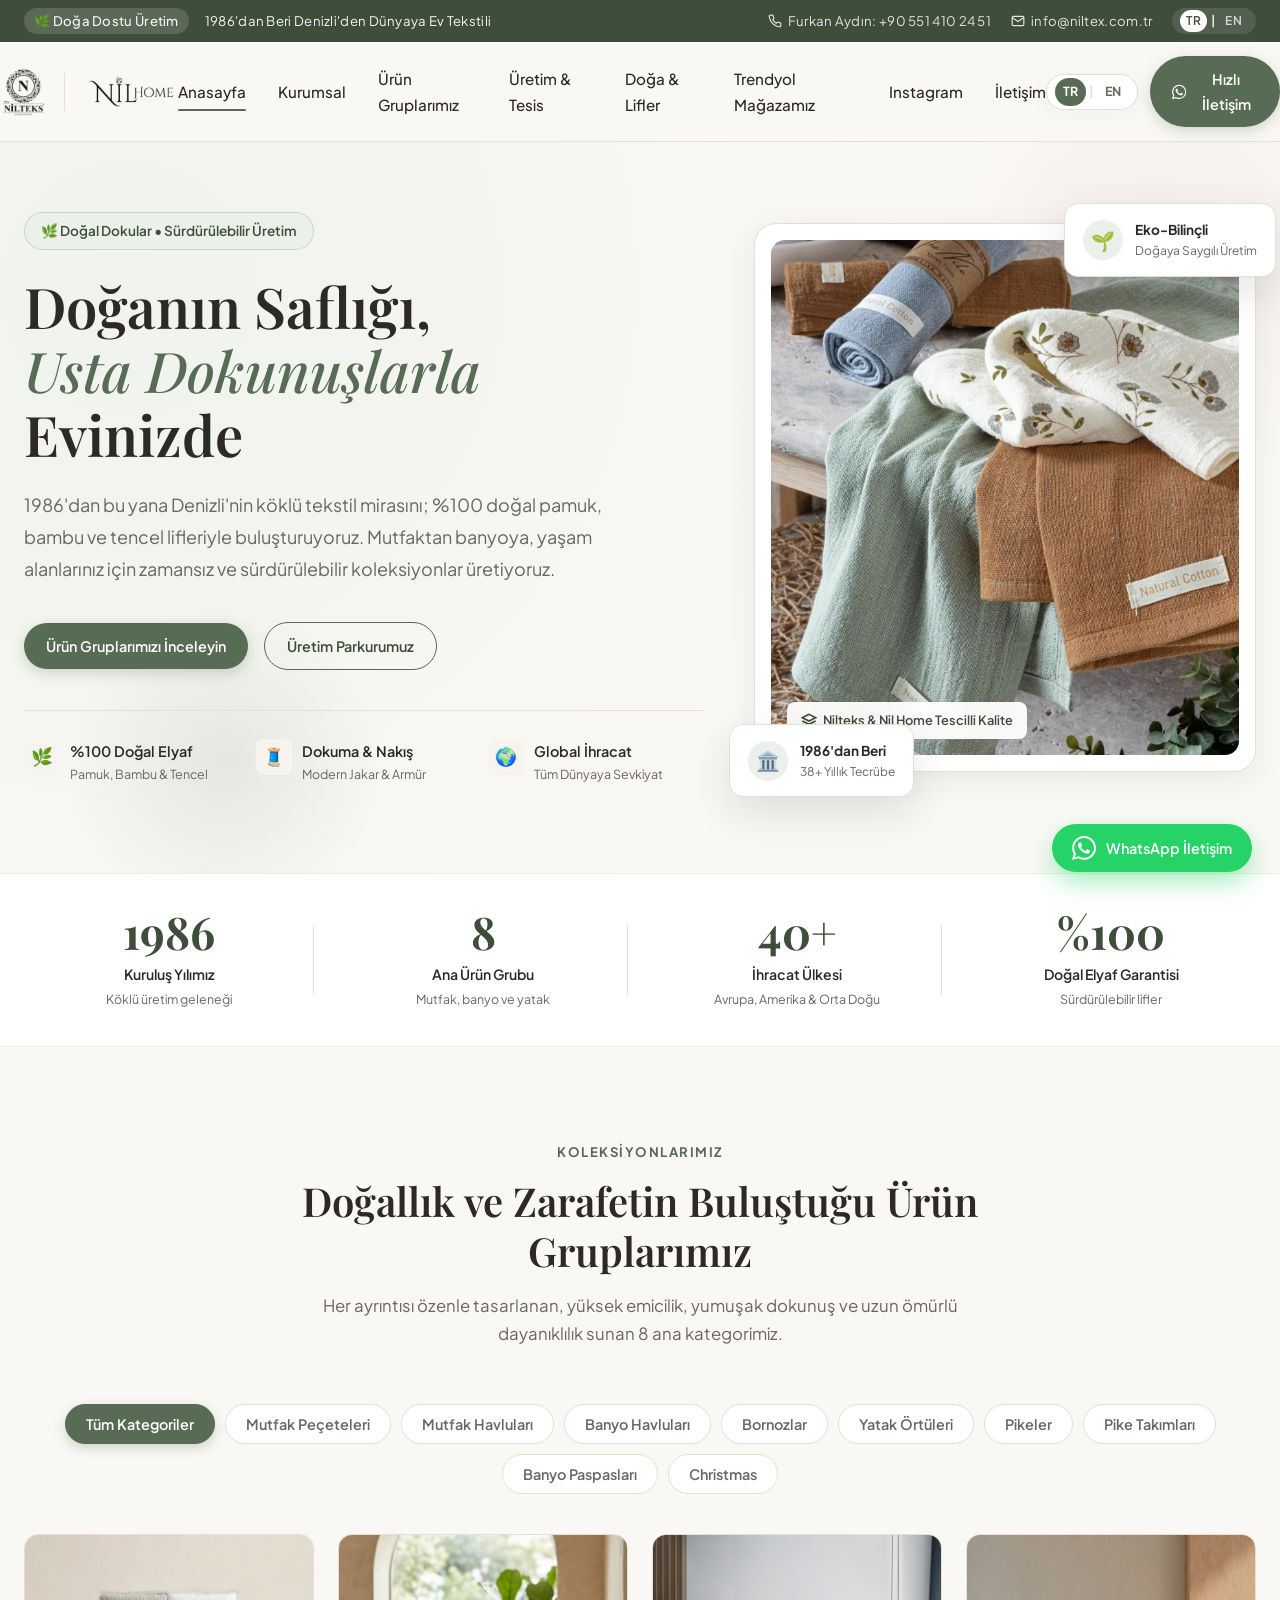
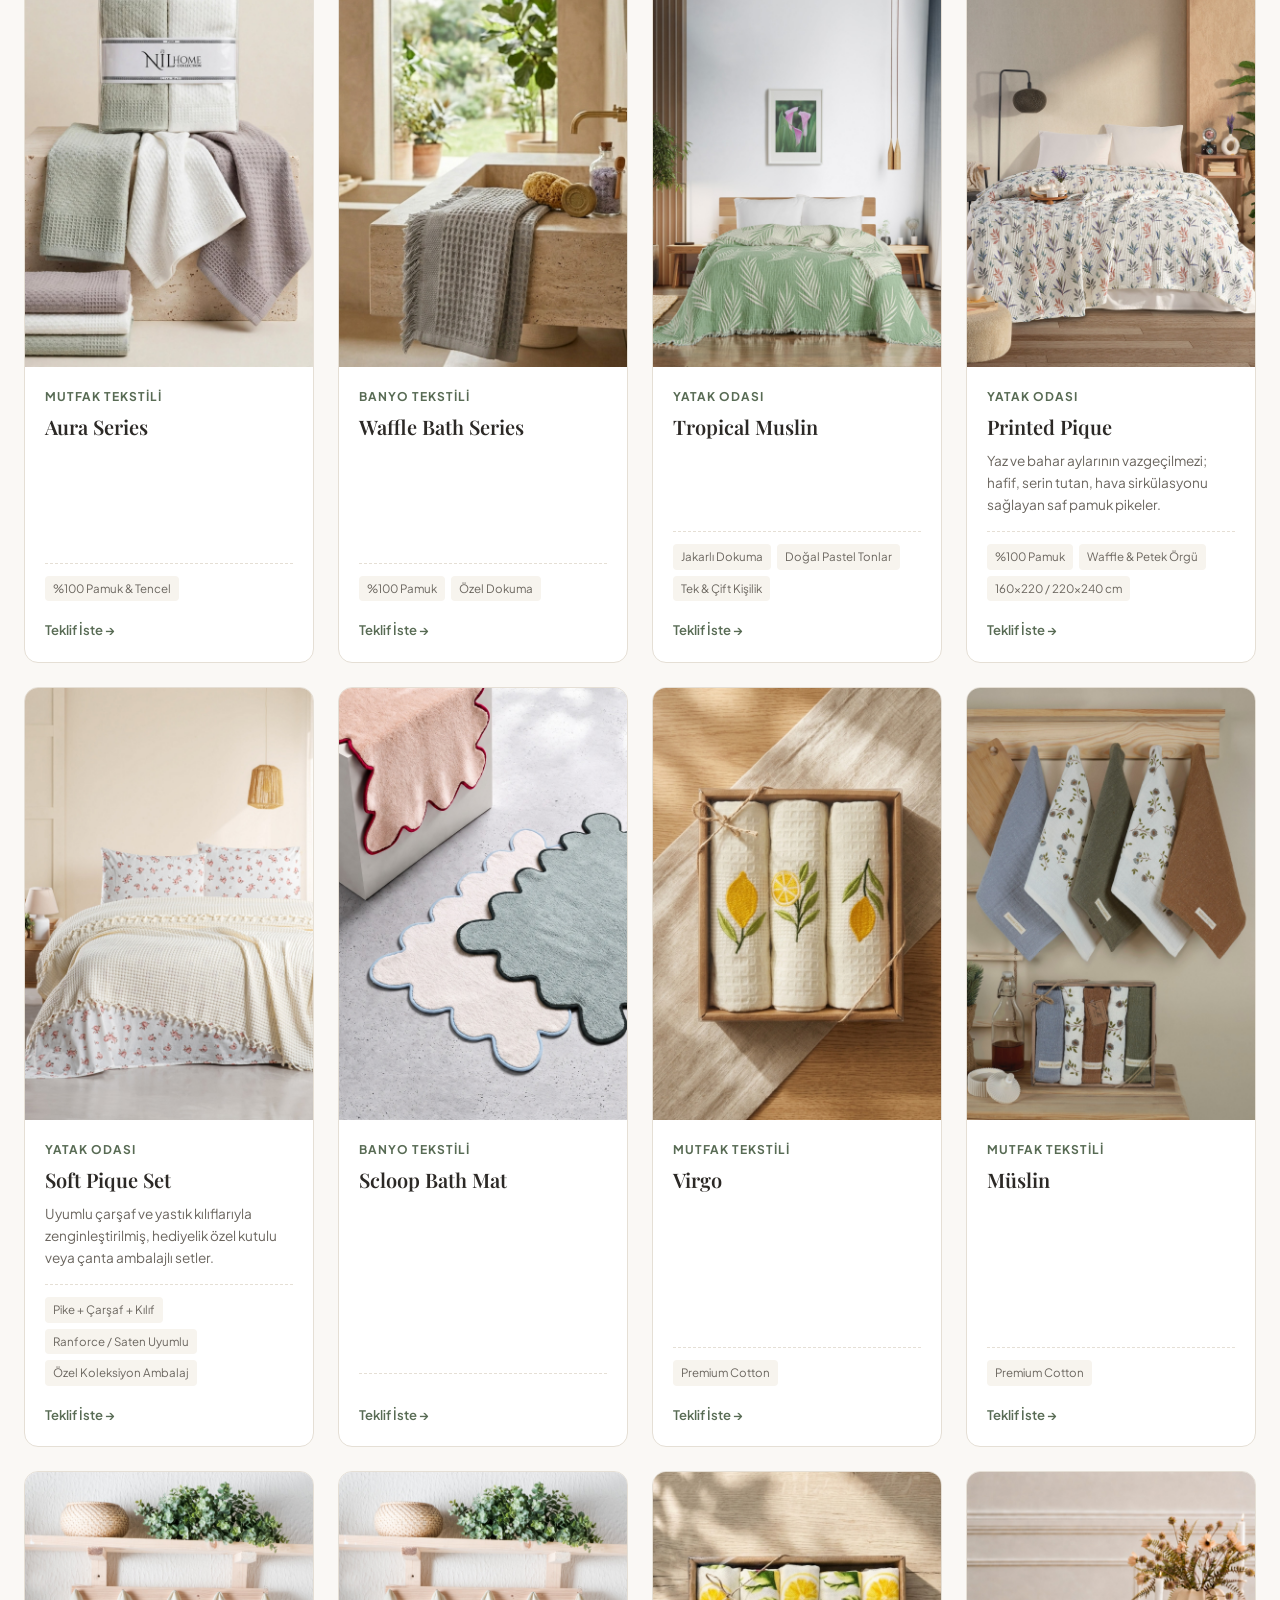
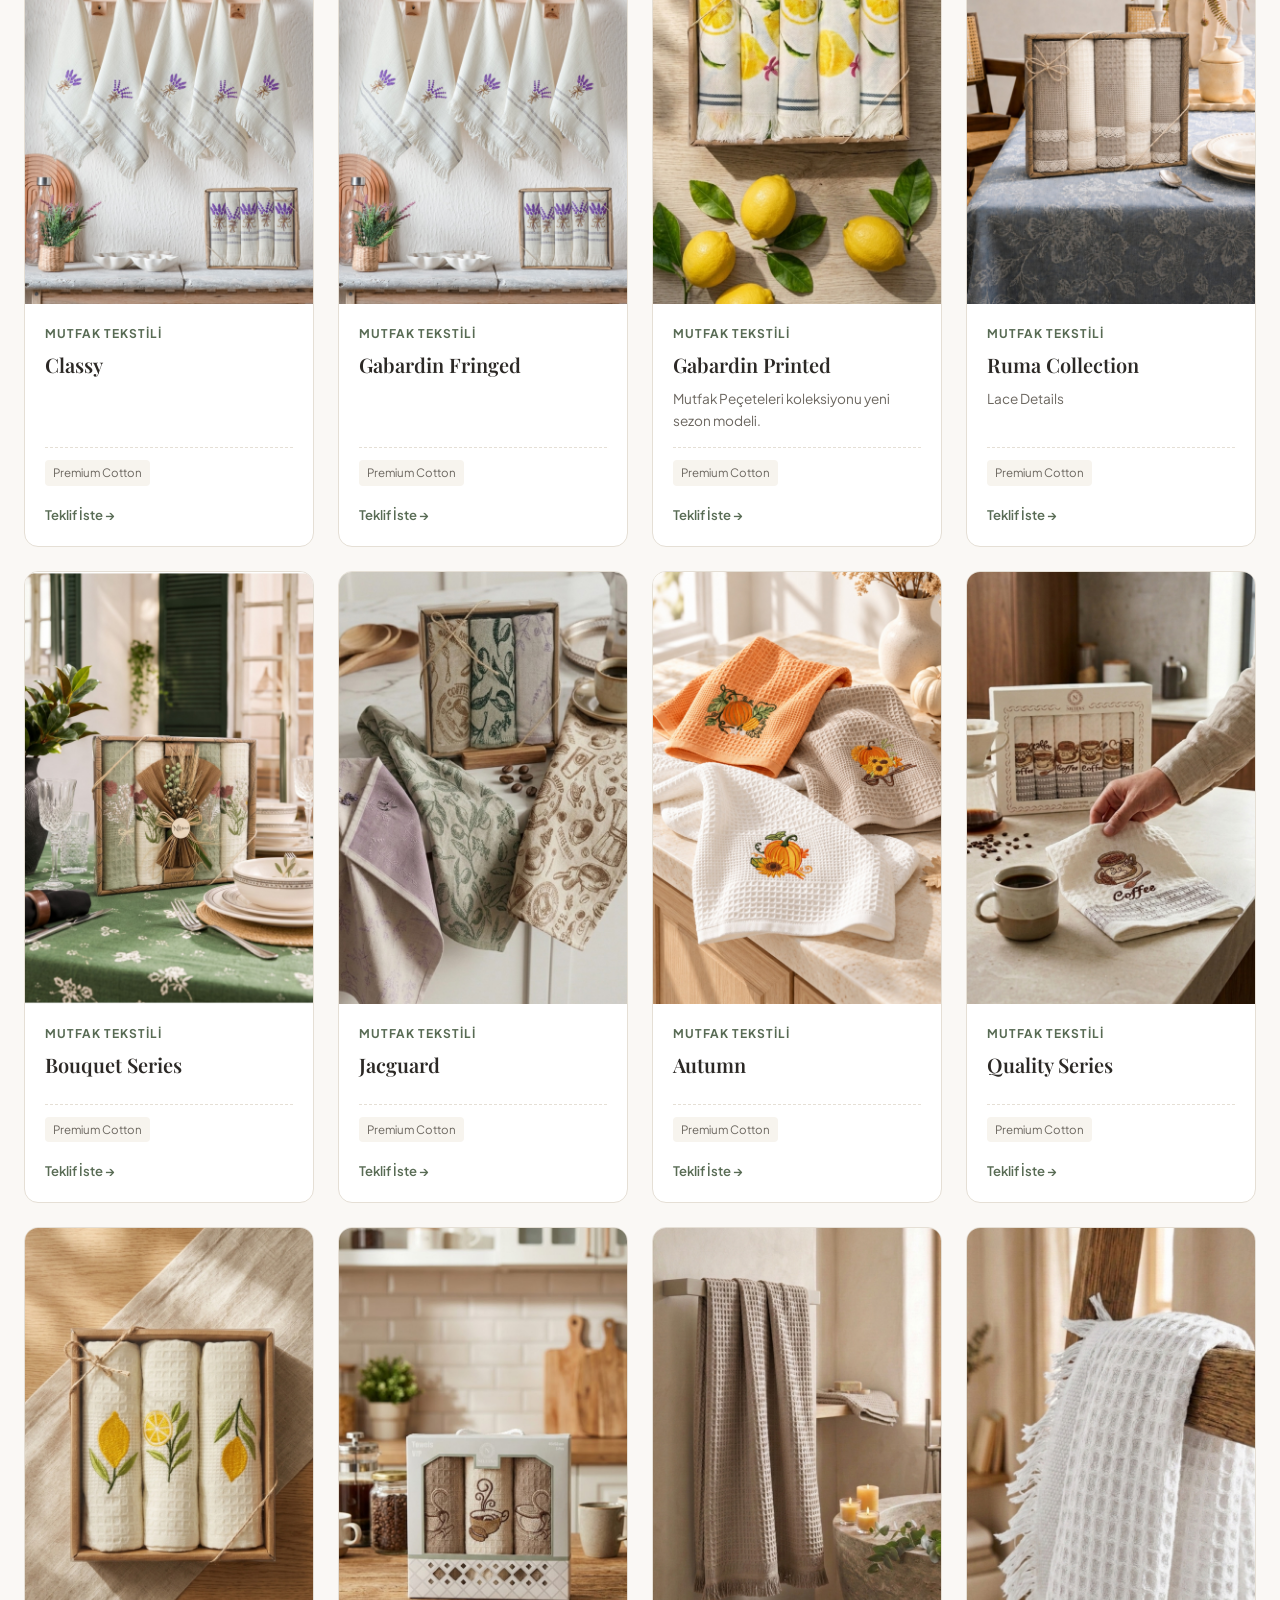
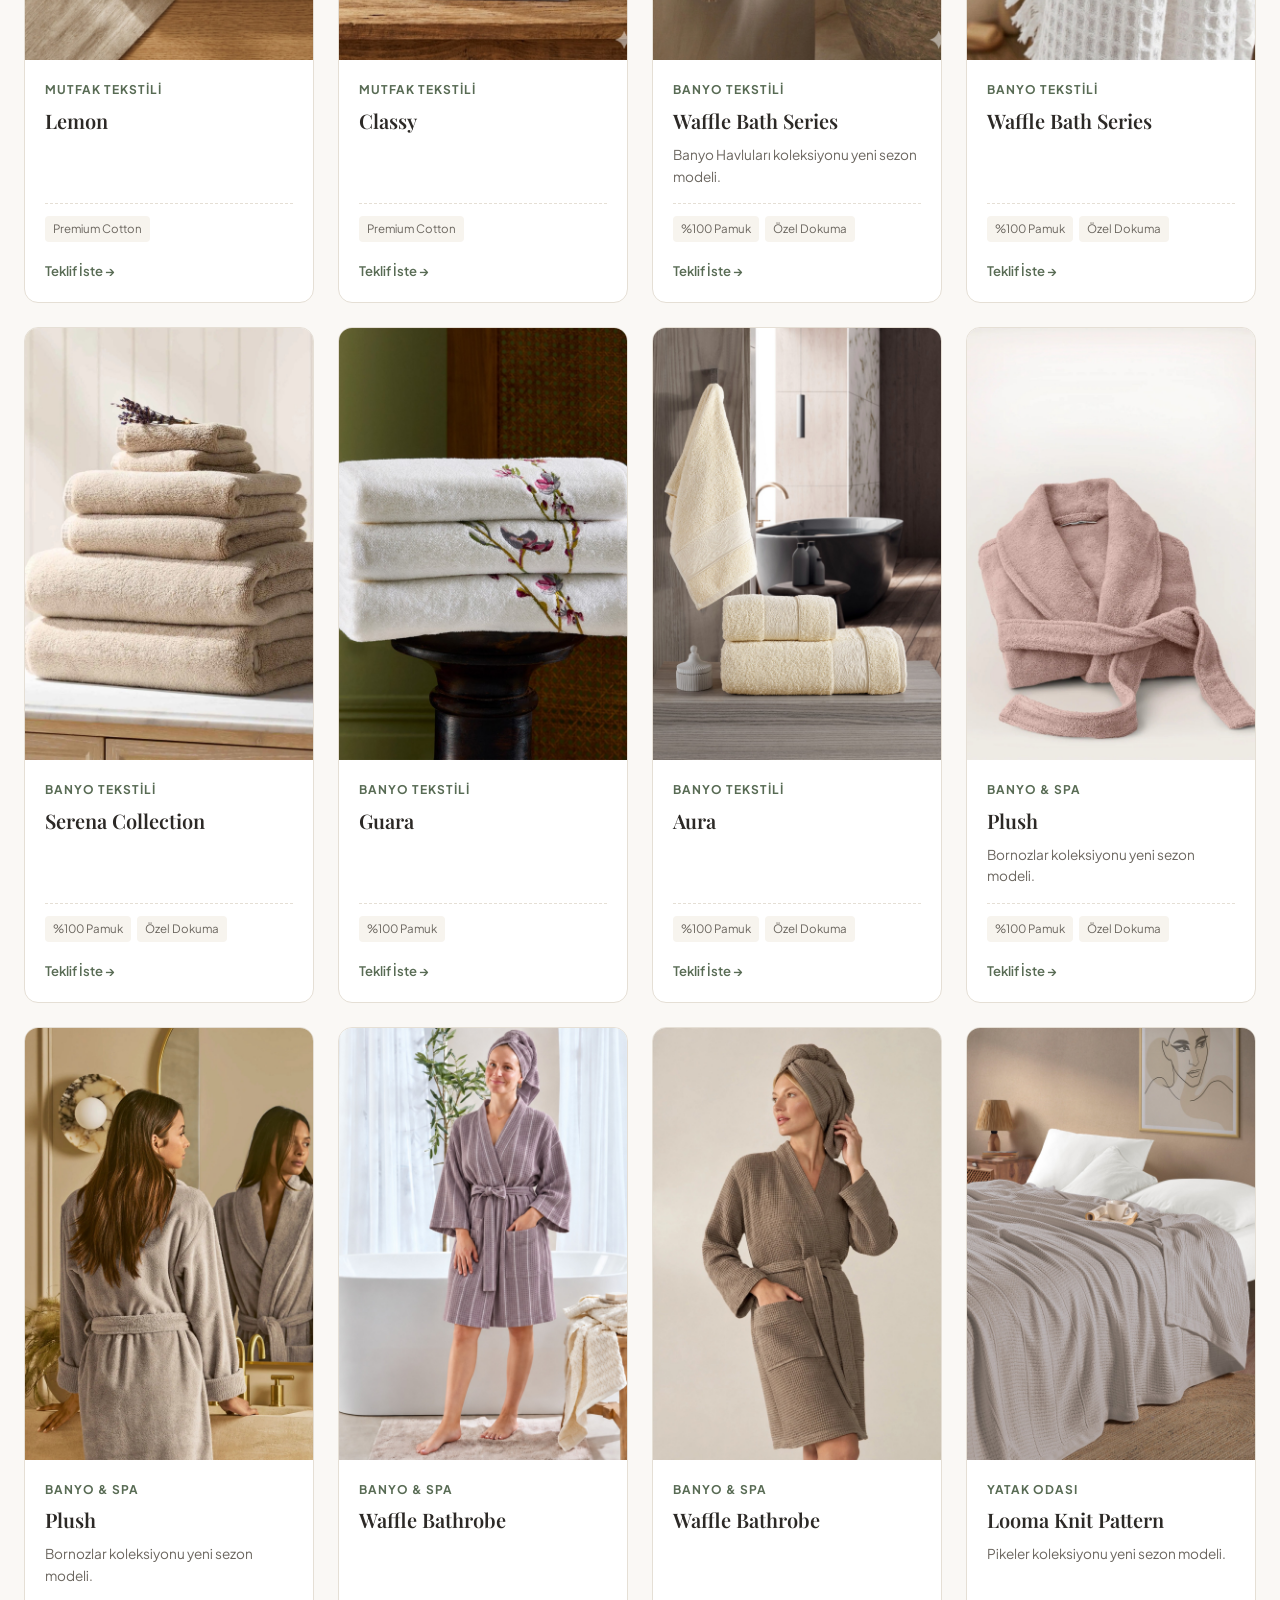
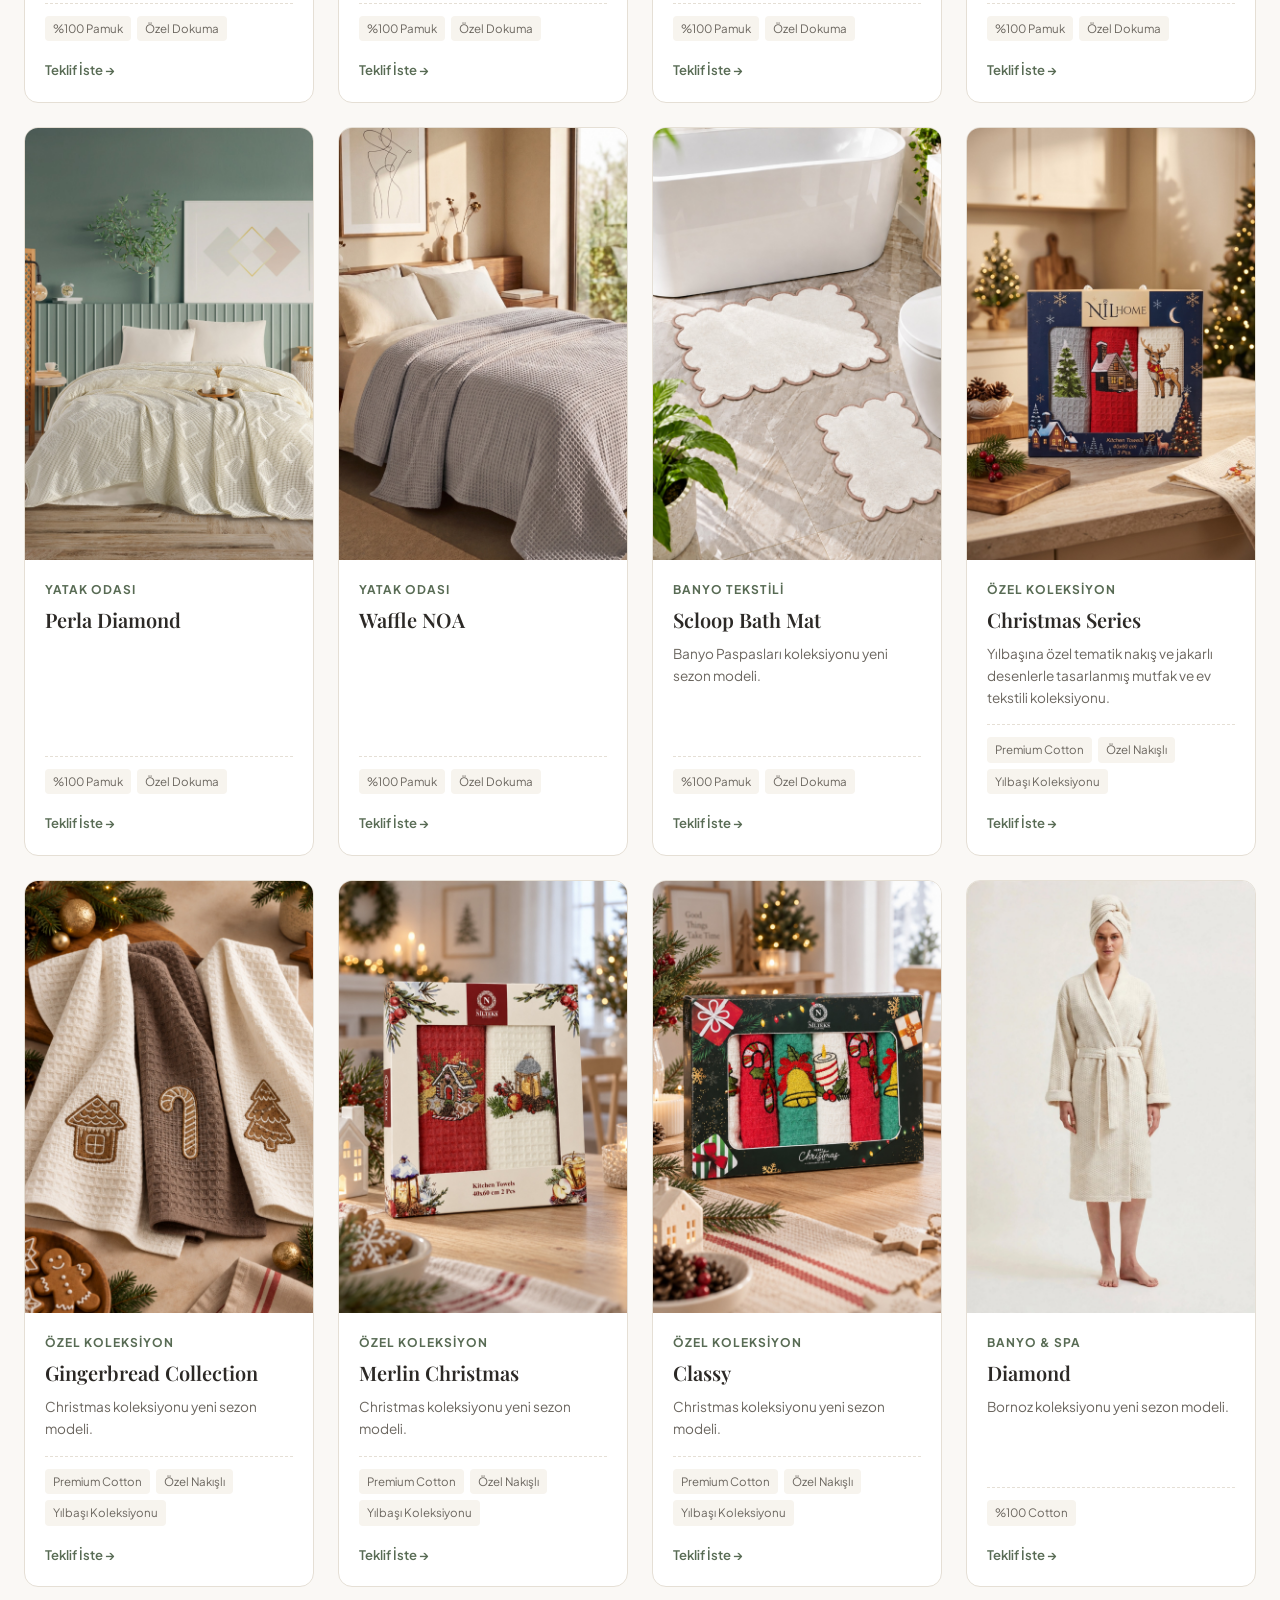
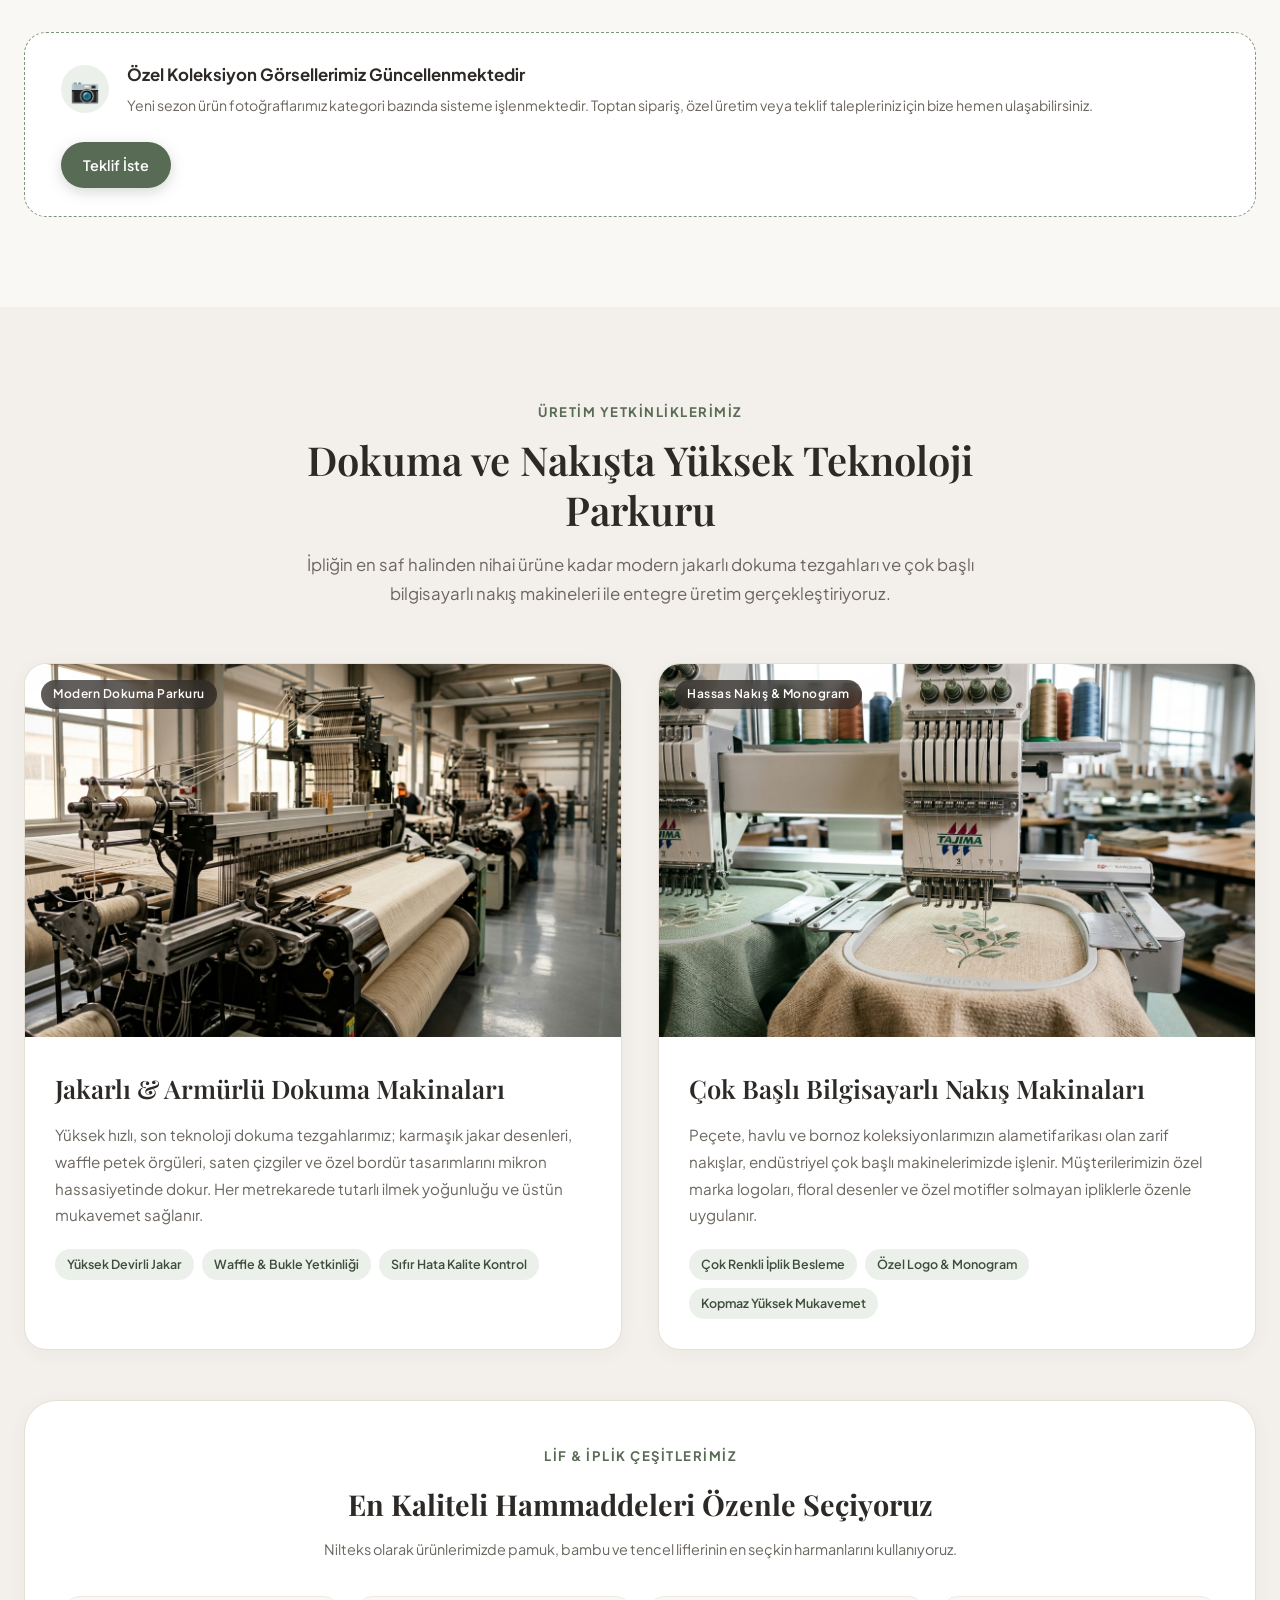
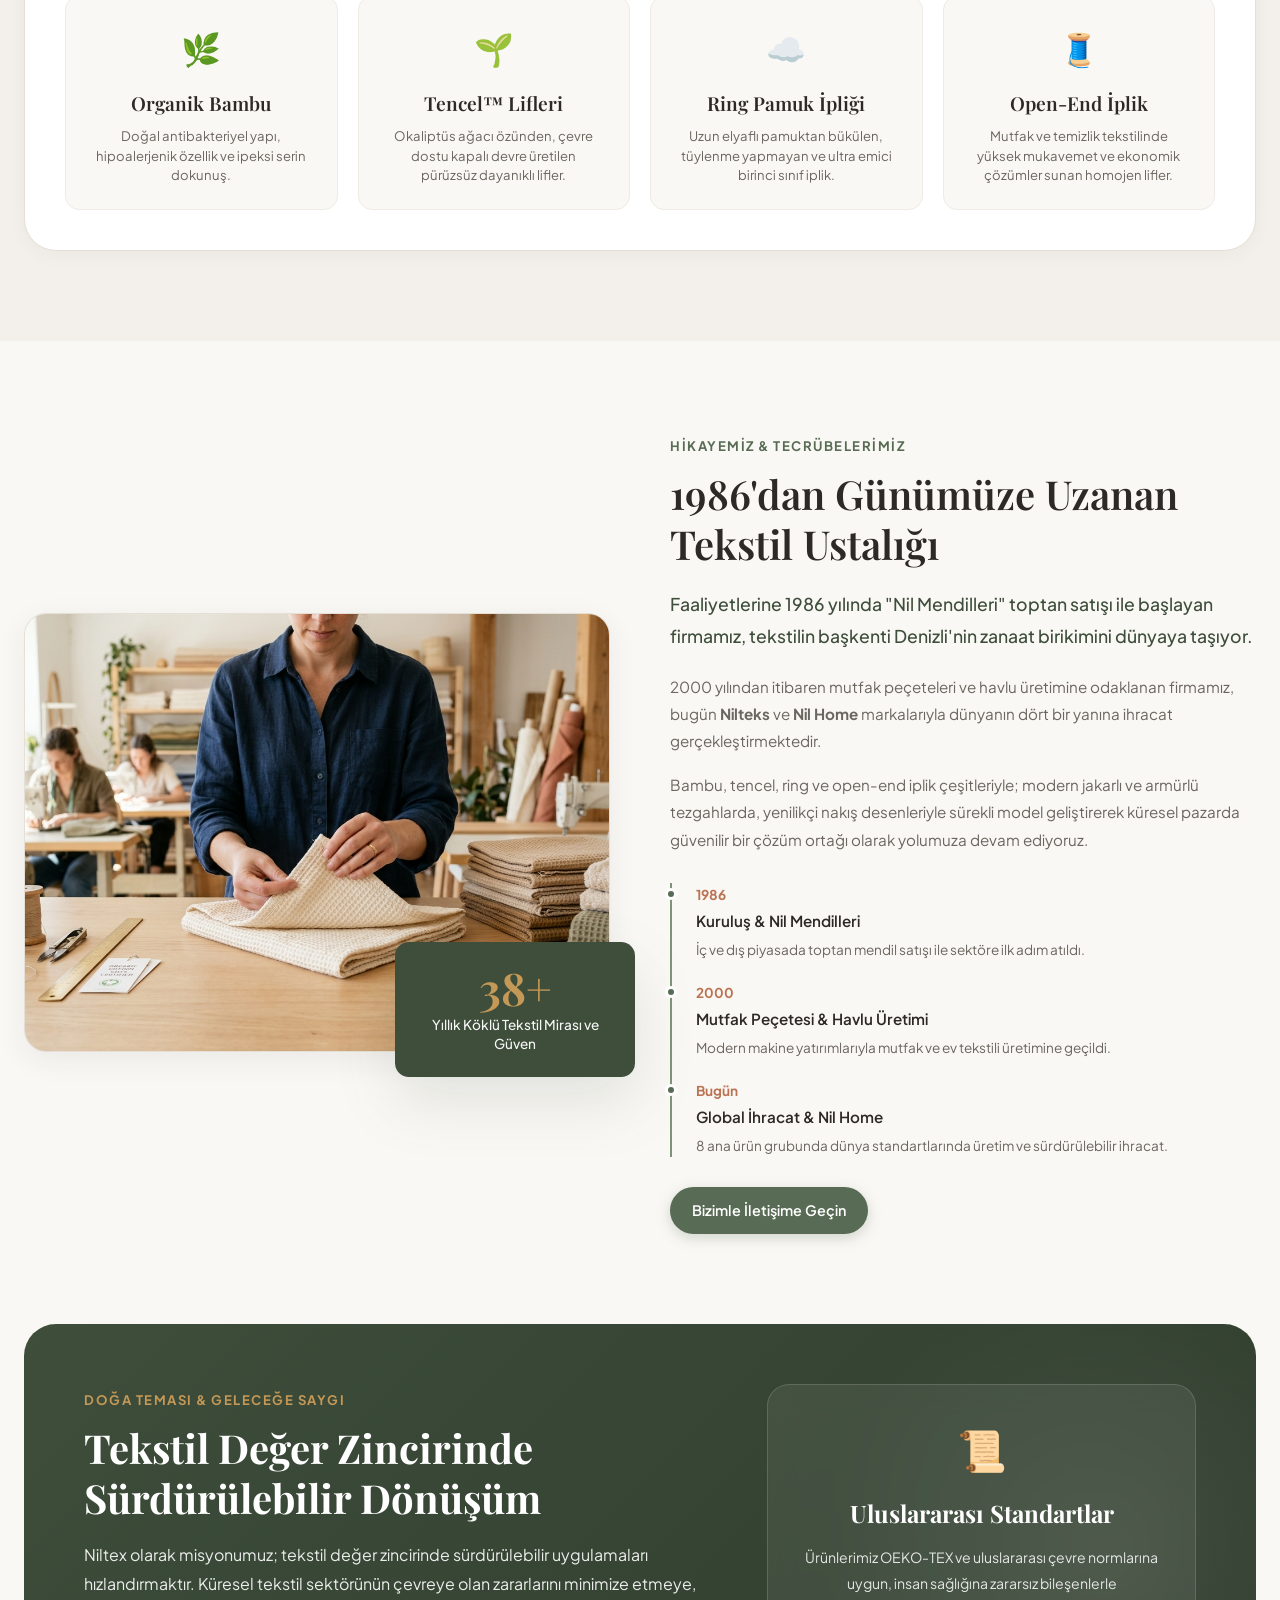
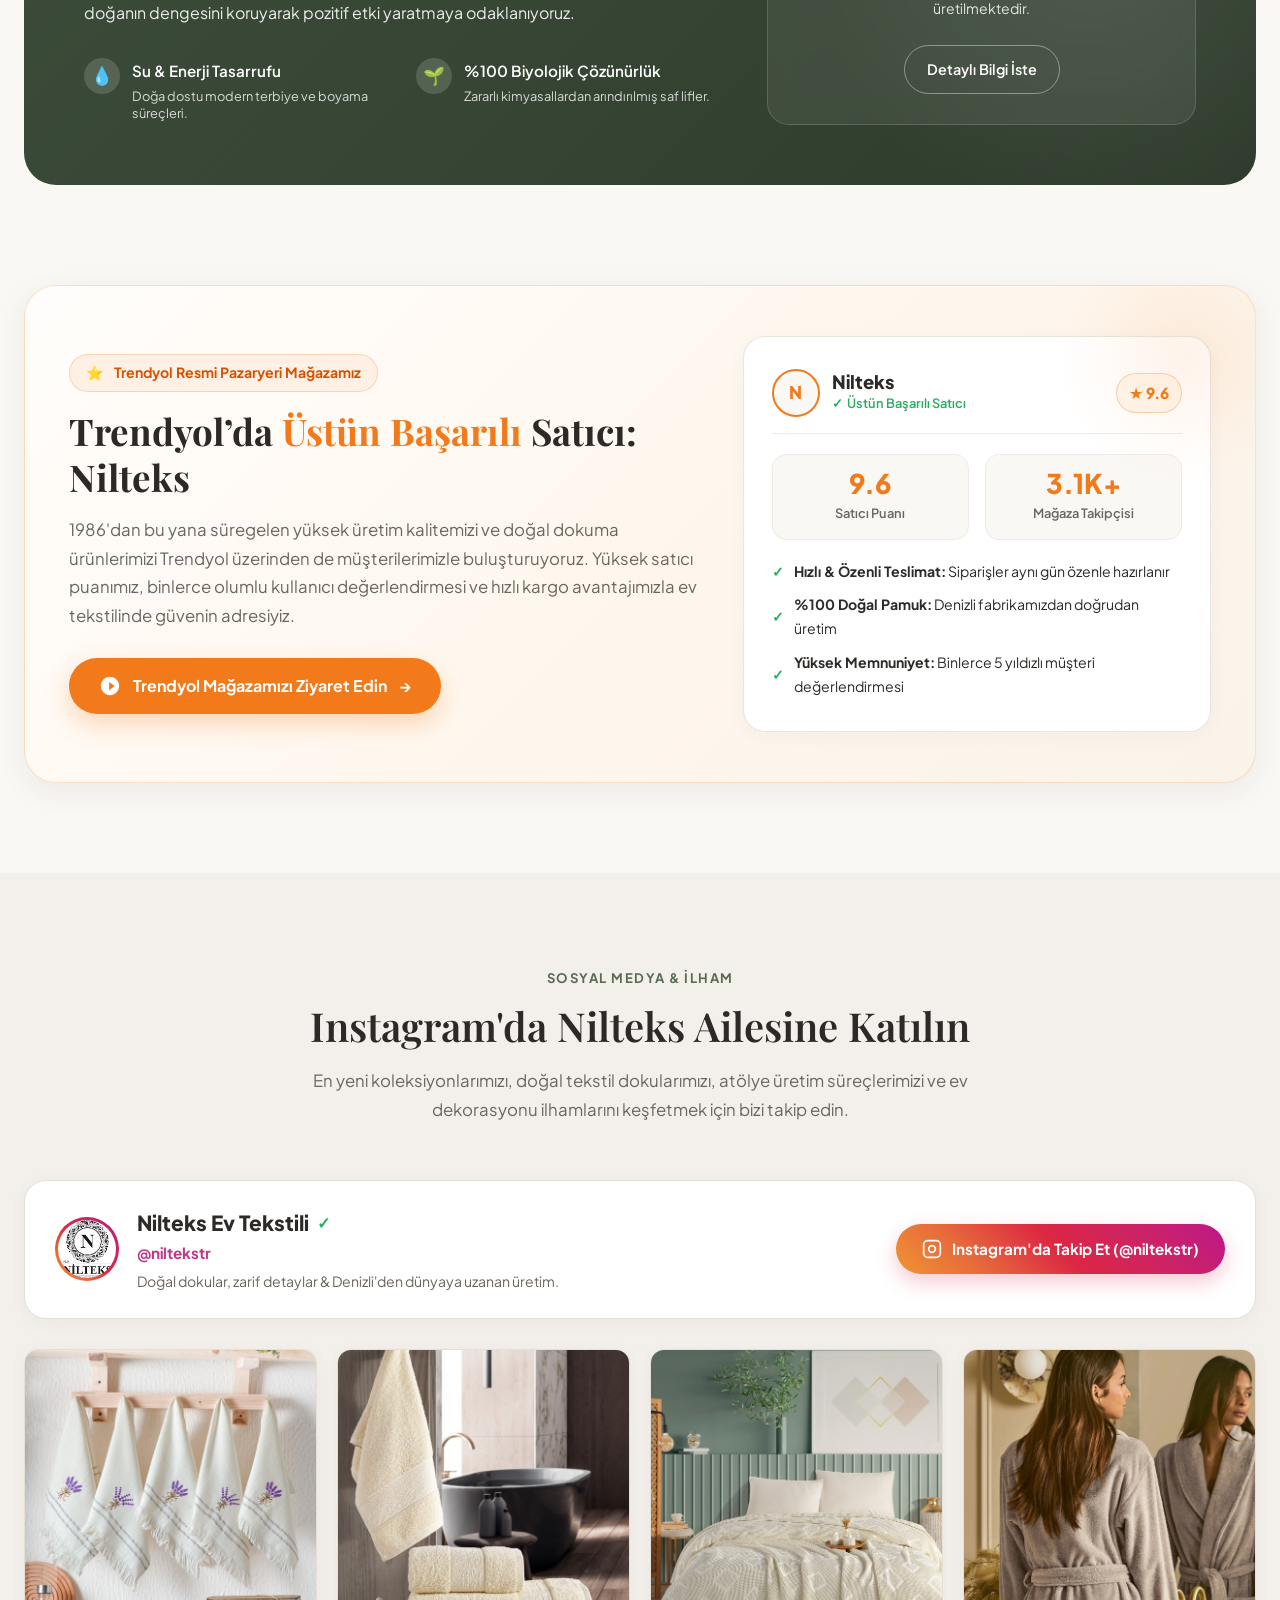
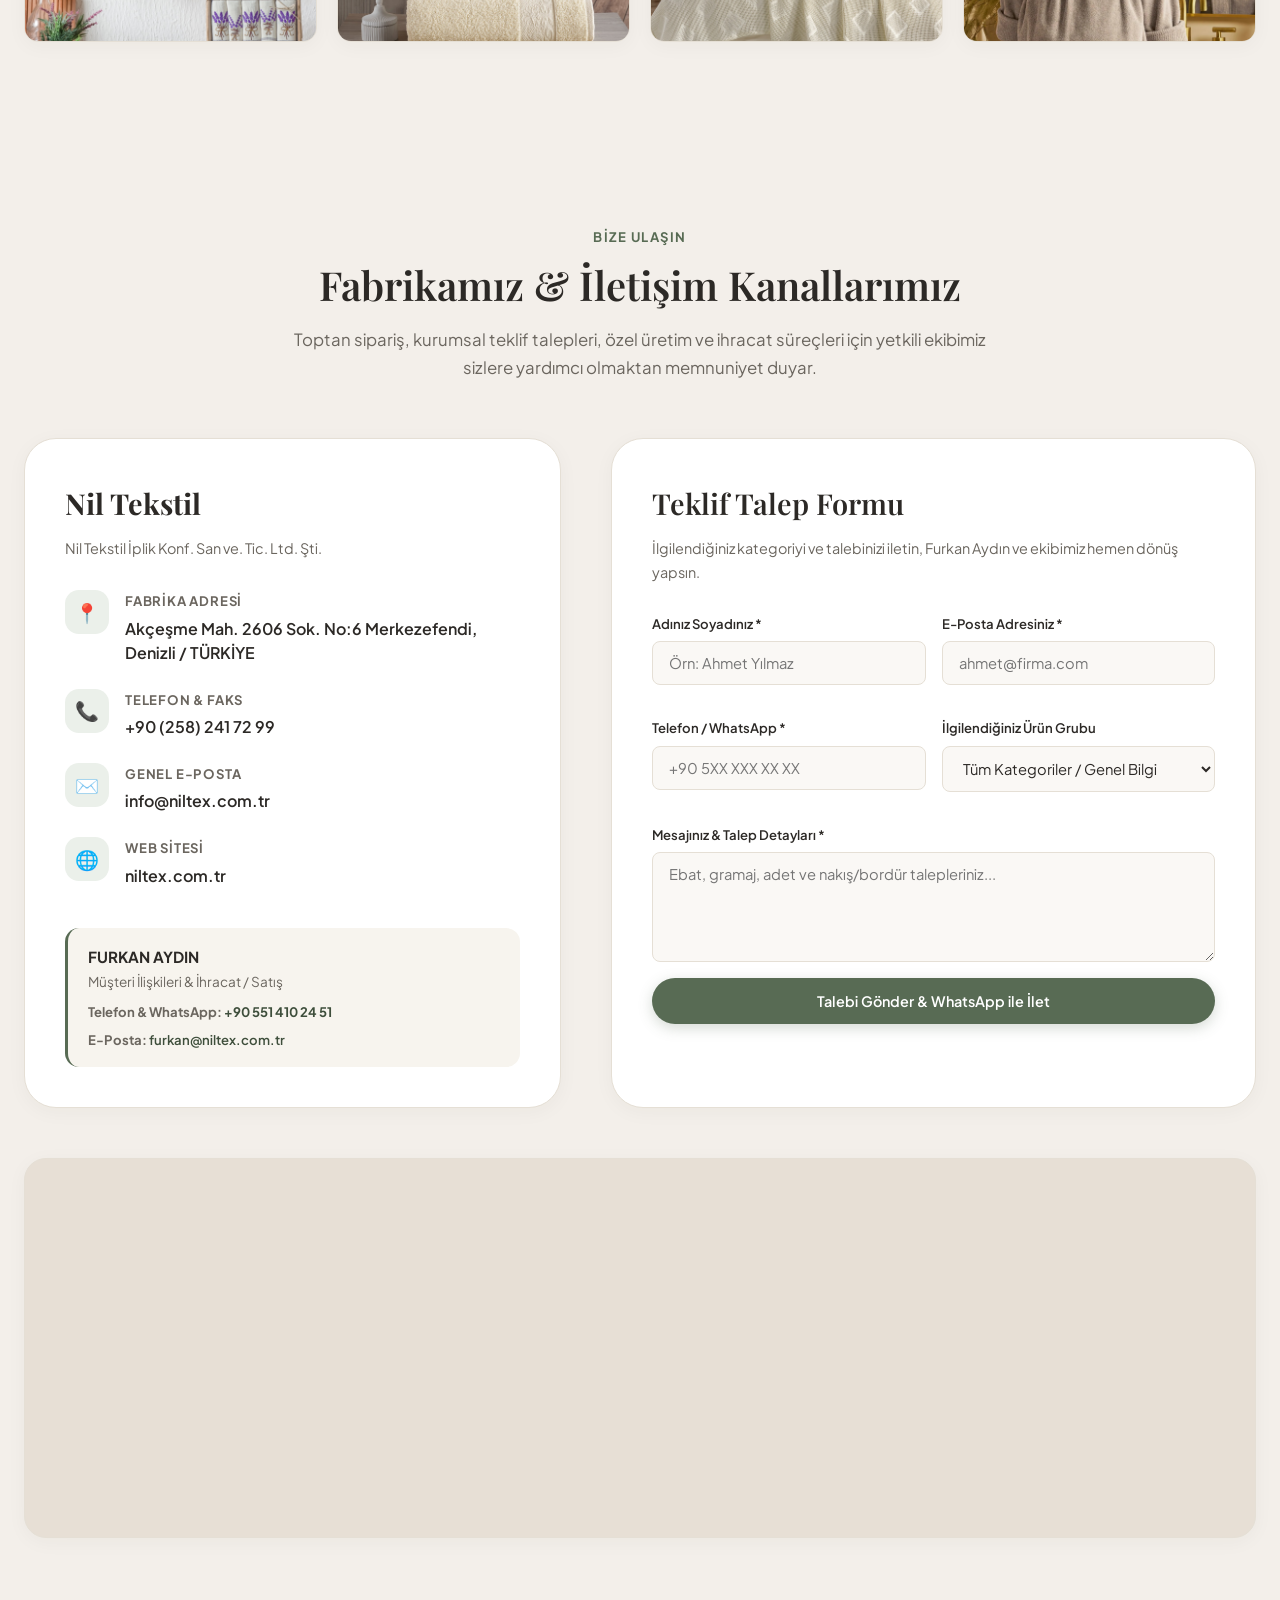
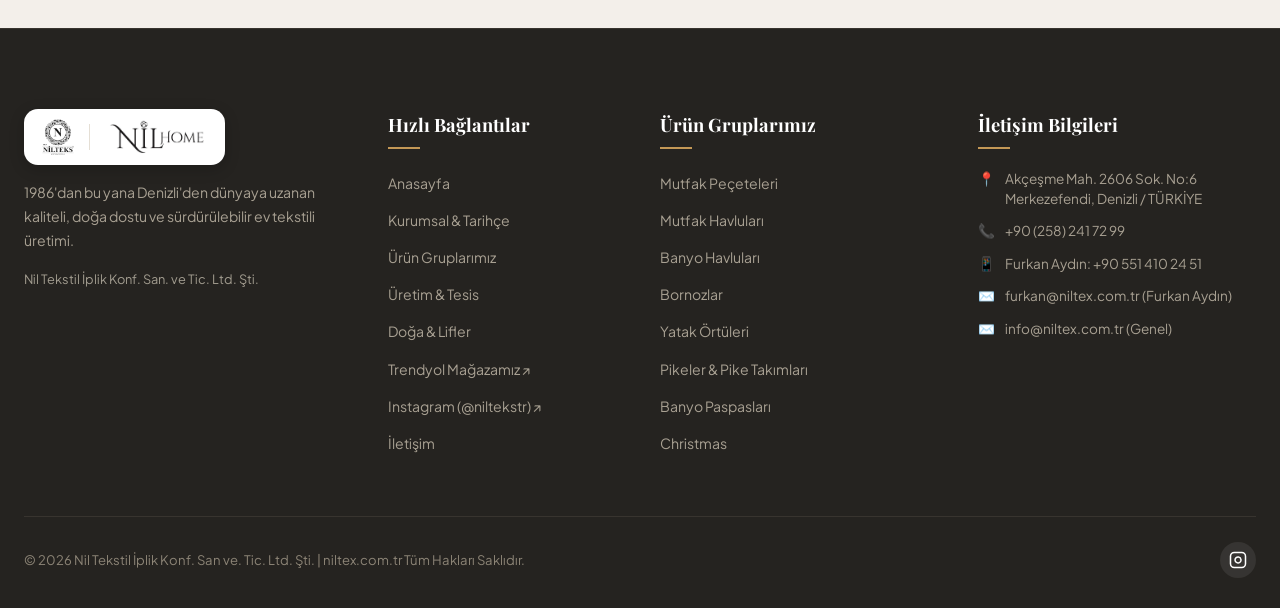
<file: index.html>
<!DOCTYPE html>
<html lang="tr">
<head>
  <meta charset="UTF-8">
  <meta name="viewport" content="width=device-width, initial-scale=1.0">
  <title>Nilteks & Nil Home | Sürdürülebilir Ev & Mutfak Tekstili Üretimi - Denizli</title>
  <meta name="description" content="1986'dan bu yana Denizli'de mutfak peçeteleri, mutfak ve banyo havluları, bornozlar, yatak örtüleri, pikeler ve banyo paspasları üretimi. Nilteks & Nil Home kalitesi ve doğa dostu üretim.">
  <meta name="keywords" content="nilteks, nil home, niltex, mutfak peçetesi, mutfak havlusu, banyo havlusu, bornoz, yatak örtüsü, pike, pike takımı, banyo paspası, denizli tekstil ihracat, toptan ev tekstili">
  
  <!-- Favicon -->
  <link rel="icon" type="image/jpeg" href="images/logo-nilteks.jpg">

  <!-- Google Fonts: Cormorant Garamond & Plus Jakarta Sans -->
  <link rel="preconnect" href="https://fonts.googleapis.com">
  <link rel="preconnect" href="https://fonts.gstatic.com" crossorigin>
  <link href="https://fonts.googleapis.com/css2?family=Playfair+Display:ital,wght@0,400;0,600;0,700;1,400;1,600&family=Plus+Jakarta+Sans:wght@300;400;500;600;700&display=swap" rel="stylesheet">

  <!-- CSS -->
  <link rel="stylesheet" href="css/style.css">
</head>
<body>

  <!-- ==========================================================================
       ÜST BİLGİ ŞERİDİ (TOP BAR)
       ========================================================================== -->
  <div class="top-bar">
    <div class="container top-bar-content">
      <div class="top-bar-left">
        <span class="top-bar-tag">🌿 Doğa Dostu Üretim</span>
        <span>1986'dan Beri Denizli'den Dünyaya Ev Tekstili</span>
      </div>
      <div class="top-bar-right">
        <a href="tel:+905514102451" class="top-bar-link">
          <svg width="14" height="14" viewBox="0 0 24 24" fill="none" stroke="currentColor" stroke-width="2"><path d="M22 16.92v3a2 2 0 0 1-2.18 2 19.79 19.79 0 0 1-8.63-3.07 19.5 19.5 0 0 1-6-6 19.79 19.79 0 0 1-3.07-8.67A2 2 0 0 1 4.11 2h3a2 2 0 0 1 2 1.72 12.84 12.84 0 0 0 .7 2.81 2 2 0 0 1-.45 2.11L8.09 9.91a16 16 0 0 0 6 6l1.27-1.27a2 2 0 0 1 2.11-.45 12.84 12.84 0 0 0 2.81.7A2 2 0 0 1 22 16.92z"></path></svg>
          Furkan Aydın: +90 551 410 24 51
        </a>
        <a href="mailto:info@niltex.com.tr" class="top-bar-link">
          <svg width="14" height="14" viewBox="0 0 24 24" fill="none" stroke="currentColor" stroke-width="2"><path d="M4 4h16c1.1 0 2 .9 2 2v12c0 1.1-.9 2-2 2H4c-1.1 0-2-.9-2-2V6c0-1.1.9-2 2-2z"></path><polyline points="22,6 12,13 2,6"></polyline></svg>
          info@niltex.com.tr
        </a>
        <div class="lang-switch">
          <span class="active">TR</span>
          <span>|</span>
          <a href="en.html">EN</a>
        </div>
      </div>
    </div>
  </div>

  <!-- ==========================================================================
       ANA NAVİGASYON & LOGOLAR
       ========================================================================== -->
  <header class="site-header" id="siteHeader">
    <div class="container header-inner">
      <!-- Marka Logoları (Nilteks & Nil Home) -->
      <a href="#anasayfa" class="brand-logos" title="Nilteks & Nil Home Anasayfa">
        <div class="brand-logo-item">
          <img src="images/logo-nilteks.jpg" alt="Nilteks Kitchen Towels Logo" class="logo-nilteks">
        </div>
        <div class="logo-divider"></div>
        <div class="brand-logo-item">
          <img src="images/logo-nilhome.jpg" alt="Nil Home Logo" class="logo-nilhome">
        </div>
      </a>

      <!-- Masaüstü Navigasyon -->
      <nav class="main-nav" id="mainNav">
        <a href="#anasayfa" class="nav-link active">Anasayfa</a>
        <a href="#hakkimizda" class="nav-link">Kurumsal</a>
        <a href="#kategoriler" class="nav-link">Ürün Gruplarımız</a>
        <a href="#uretim" class="nav-link">Üretim & Tesis</a>
        <a href="#surdurulebilirlik" class="nav-link">Doğa & Lifler</a>
        <a href="#trendyol" class="nav-link">Trendyol Mağazamız</a>
        <a href="#instagram" class="nav-link">Instagram</a>
        <a href="#iletisim" class="nav-link">İletişim</a>
        <a href="en.html" class="nav-link nav-lang-link" style="display: none;">🇬🇧 English Version</a>
      </nav>

      <!-- Hızlı Eylem Butonları -->
      <div class="header-actions">
        <div class="lang-switch-header">
          <span class="lang-btn active">TR</span>
          <span class="lang-sep">|</span>
          <a href="en.html" class="lang-btn">EN</a>
        </div>
        <a href="#iletisim" class="btn btn-secondary" style="display: none;">Katalog İste</a>
        <a href="https://wa.me/905514102451?text=Merhaba%20Nilteks,%20ürünleriniz%20ve%20üretim%20kapasiteniz%20hakkında%20bilgi%20almak%20istiyorum." target="_blank" class="btn btn-primary">
          <svg width="18" height="18" viewBox="0 0 24 24" fill="currentColor"><path d="M.057 24l1.687-6.163c-1.041-1.804-1.588-3.849-1.587-5.946.003-6.556 5.338-11.891 11.893-11.891 3.181.001 6.167 1.24 8.413 3.488 2.245 2.248 3.481 5.236 3.48 8.414-.003 6.557-5.338 11.892-11.893 11.892-1.99-.001-3.951-.5-5.688-1.448l-6.305 1.654zm6.597-3.807c1.676.995 3.276 1.591 5.392 1.592 5.448 0 9.886-4.434 9.889-9.885.002-5.462-4.415-9.89-9.881-9.892-5.452 0-9.887 4.434-9.889 9.884-.001 2.225.651 3.891 1.746 5.634l-.999 3.648 3.742-.981zm11.387-5.464c-.074-.124-.272-.198-.57-.347-.297-.149-1.758-.868-2.031-.967-.272-.099-.47-.149-.669.149-.198.297-.768.967-.941 1.165-.173.198-.347.223-.644.074-.297-.149-1.255-.462-2.39-1.475-.883-.788-1.48-1.761-1.653-2.059-.173-.297-.018-.458.13-.606.134-.133.297-.347.446-.521.151-.172.2-.296.3-.495.099-.198.05-.372-.025-.521-.075-.148-.669-1.611-.916-2.206-.242-.579-.487-.501-.669-.51l-.57-.01c-.198 0-.52.074-.792.372s-1.04 1.016-1.04 2.479 1.065 2.876 1.213 3.074c.149.198 2.095 3.2 5.076 4.487.709.306 1.263.489 1.694.626.712.226 1.36.194 1.872.118.571-.085 1.758-.719 2.006-1.413.248-.695.248-1.29.173-1.414z"/></svg>
          Hızlı İletişim
        </a>
        <button class="mobile-toggle" id="mobileToggle" aria-label="Menüyü Aç">
          <span></span>
          <span></span>
          <span></span>
        </button>
      </div>
    </div>
  </header>

  <!-- ==========================================================================
       HERO BÖLÜMÜ - DOĞA & ZARAFET
       ========================================================================== -->
  <section class="hero" id="anasayfa">
    <div class="hero-shape-1"></div>
    <div class="hero-shape-2"></div>
    <div class="container hero-grid">
      <div class="hero-text">
        <div class="hero-badge">
          🌿 Doğal Dokular • Sürdürülebilir Üretim
        </div>
        <h1 class="hero-title">
          Doğanın Saflığı, <br>
          <span class="highlight">Usta Dokunuşlarla</span> Evinizde
        </h1>
        <p class="hero-desc">
          1986'dan bu yana Denizli'nin köklü tekstil mirasını; %100 doğal pamuk, bambu ve tencel lifleriyle buluşturuyoruz. Mutfaktan banyoya, yaşam alanlarınız için zamansız ve sürdürülebilir koleksiyonlar üretiyoruz.
        </p>
        <div class="hero-cta-group">
          <a href="#kategoriler" class="btn btn-primary">Ürün Gruplarımızı İnceleyin</a>
          <a href="#uretim" class="btn btn-secondary">Üretim Parkurumuz</a>
        </div>
        
        <div class="hero-features">
          <div class="hero-feature-item">
            <div class="hero-feature-icon">🌿</div>
            <div class="hero-feature-text">
              <h4>%100 Doğal Elyaf</h4>
              <p>Pamuk, Bambu & Tencel</p>
            </div>
          </div>
          <div class="hero-feature-item">
            <div class="hero-feature-icon">🧵</div>
            <div class="hero-feature-text">
              <h4>Dokuma & Nakış</h4>
              <p>Modern Jakar & Armür</p>
            </div>
          </div>
          <div class="hero-feature-item">
            <div class="hero-feature-icon">🌍</div>
            <div class="hero-feature-text">
              <h4>Global İhracat</h4>
              <p>Tüm Dünyaya Sevkiyat</p>
            </div>
          </div>
        </div>
      </div>

      <!-- Hero Görsel Kompozisyonu -->
      <div class="hero-visual">
        <div class="hero-float-card hero-float-1">
          <div class="float-icon">🌱</div>
          <div class="float-content">
            <h5>Eko-Bilinçli</h5>
            <p>Doğaya Saygılı Üretim</p>
          </div>
        </div>

        <div class="hero-card-main">
          <div class="hero-image-wrapper">
            <img src="images/hero-nilteks.jpg" alt="Nilteks Doğal Pamuk Mutfak Havluları Koleksiyonu" id="heroImage" onerror="this.src='images/logo-nilhome.jpg'">
            <div class="hero-badge-overlay">
              <svg width="16" height="16" viewBox="0 0 24 24" fill="none" stroke="currentColor" stroke-width="2.5"><path d="M12 2L2 7l10 5 10-5-10-5zM2 17l10 5 10-5M2 12l10 5 10-5"></path></svg>
              <span>Nilteks & Nil Home Tescilli Kalite</span>
            </div>
          </div>
        </div>

        <div class="hero-float-card hero-float-2">
          <div class="float-icon">🏛️</div>
          <div class="float-content">
            <h5>1986'dan Beri</h5>
            <p>38+ Yıllık Tecrübe</p>
          </div>
        </div>
      </div>
    </div>
  </section>

  <!-- ==========================================================================
       İSTATİSTİK & GÜVEN BANDI
       ========================================================================== -->
  <section class="stats-band">
    <div class="container stats-grid">
      <div class="stat-item">
        <div class="stat-number">1986</div>
        <div class="stat-label">Kuruluş Yılımız</div>
        <div class="stat-sub">Köklü üretim geleneği</div>
      </div>
      <div class="stat-item">
        <div class="stat-number">8</div>
        <div class="stat-label">Ana Ürün Grubu</div>
        <div class="stat-sub">Mutfak, banyo ve yatak</div>
      </div>
      <div class="stat-item">
        <div class="stat-number">40+</div>
        <div class="stat-label">İhracat Ülkesi</div>
        <div class="stat-sub">Avrupa, Amerika & Orta Doğu</div>
      </div>
      <div class="stat-item">
        <div class="stat-number">%100</div>
        <div class="stat-label">Doğal Elyaf Garantisi</div>
        <div class="stat-sub">Sürdürülebilir lifler</div>
      </div>
    </div>
  </section>

  <!-- ==========================================================================
       ÜRÜN GRUPLARIMIZ (8 KATEGORİ)
       ========================================================================== -->
  <section class="section" id="kategoriler">
    <div class="container">
      <div class="section-header">
        <span class="section-tag">Koleksiyonlarımız</span>
        <h2 class="section-title">Doğallık ve Zarafetin Buluştuğu Ürün Gruplarımız</h2>
        <p class="section-subtitle">
          Her ayrıntısı özenle tasarlanan, yüksek emicilik, yumuşak dokunuş ve uzun ömürlü dayanıklılık sunan 8 ana kategorimiz.
        </p>
      </div>

      <!-- Kategori Filtre Butonları -->
      <div class="category-filter-nav">
        <button class="filter-btn active" data-filter="all">Tüm Kategoriler</button>
        <button class="filter-btn" data-filter="mutfak-peceteleri">Mutfak Peçeteleri</button>
        <button class="filter-btn" data-filter="mutfak-havlulari">Mutfak Havluları</button>
        <button class="filter-btn" data-filter="banyo-havlulari">Banyo Havluları</button>
        <button class="filter-btn" data-filter="bornozlar">Bornozlar</button>
        <button class="filter-btn" data-filter="yatak-ortuleri">Yatak Örtüleri</button>
        <button class="filter-btn" data-filter="pikeler">Pikeler</button>
        <button class="filter-btn" data-filter="pike-takimlari">Pike Takımları</button>
        <button class="filter-btn" data-filter="banyo-paspaslari">Banyo Paspasları</button>
        <button class="filter-btn" data-filter="christmas">Christmas</button>
      </div>

      <!-- 8 Ürün Kategorisi Grid Kartları -->
      <div class="categories-grid" id="productGrid">

        <!-- 1. Mutfak Peçeteleri -->
        <div class="product-card" data-category="mutfak-peceteleri">
          <div class="product-card-image">
            <div class="placeholder-visual">
              <div class="placeholder-pattern"></div>
              <div class="placeholder-icon">🍽️</div>
              <span class="placeholder-badge">Yeni Koleksiyon</span>
              <p class="placeholder-hint">Görseller hazırlanıyor</p>
            </div>
          </div>
          <div class="product-card-body">
            <span class="product-card-category">Mutfak Tekstili</span>
            <h3 class="product-card-title">Mutfak Peçeteleri</h3>
            <p class="product-card-desc">
              Yemek masalarına şıklık katan, armürlü ve nakışlı, leke tutmayan ve yüksek emici pamuklu peçeteler.
            </p>
            <div class="product-specs">
              <span class="spec-pill">%100 Pamuk / Keten</span>
              <span class="spec-pill">Armürlü & Nakışlı</span>
              <span class="spec-pill">40x40 / 45x45 cm</span>
            </div>
            <div class="product-card-action">
              <a href="#" class="card-btn-inquire" data-category-name="Mutfak Peçeteleri">
                Teklif İste &rarr;
              </a>
            </div>
          </div>
        </div>

        <!-- 2. Mutfak Havluları -->
        <div class="product-card" data-category="mutfak-havlulari">
          <div class="product-card-image">
            <div class="placeholder-visual">
              <div class="placeholder-pattern"></div>
              <div class="placeholder-icon">☕</div>
              <span class="placeholder-badge">Yeni Koleksiyon</span>
              <p class="placeholder-hint">Görseller hazırlanıyor</p>
            </div>
          </div>
          <div class="product-card-body">
            <span class="product-card-category">Mutfak Tekstili</span>
            <h3 class="product-card-title">Mutfak Havluları</h3>
            <p class="product-card-desc">
              Nilteks'in 2000'den bu yana uzmanlaştığı, waffle petek ve bukle dokumalı, tüylenmeyen kurulama havluları.
            </p>
            <div class="product-specs">
              <span class="spec-pill">Ring & Open-end</span>
              <span class="spec-pill">Waffle & Jakarlı Bordür</span>
              <span class="spec-pill">30x50 / 40x60 / 50x70 cm</span>
            </div>
            <div class="product-card-action">
              <a href="#" class="card-btn-inquire" data-category-name="Mutfak Havluları">
                Teklif İste &rarr;
              </a>
            </div>
          </div>
        </div>

        <!-- 3. Banyo Havluları -->
        <div class="product-card" data-category="banyo-havlulari">
          <div class="product-card-image">
            <div class="placeholder-visual">
              <div class="placeholder-pattern"></div>
              <div class="placeholder-icon">🛁</div>
              <span class="placeholder-badge">Yeni Koleksiyon</span>
              <p class="placeholder-hint">Görseller hazırlanıyor</p>
            </div>
          </div>
          <div class="product-card-body">
            <span class="product-card-category">Banyo Tekstili</span>
            <h3 class="product-card-title">Banyo Havluları</h3>
            <p class="product-card-desc">
              Denizli'nin meşhur havlu dokuma kalitesi; ekstra dolgun ilmek yapısı, ultra emicilik ve ipeksi yumuşaklık.
            </p>
            <div class="product-specs">
              <span class="spec-pill">Bambu / Organik Pamuk</span>
              <span class="spec-pill">450 - 650 gr/m²</span>
              <span class="spec-pill">70x140 / 100x150 cm</span>
            </div>
            <div class="product-card-action">
              <a href="#" class="card-btn-inquire" data-category-name="Banyo Havluları">
                Teklif İste &rarr;
              </a>
            </div>
          </div>
        </div>

        <!-- 4. Bornozlar -->
        <div class="product-card" data-category="bornozlar">
          <div class="product-card-image">
            <div class="placeholder-visual">
              <div class="placeholder-pattern"></div>
              <div class="placeholder-icon">👘</div>
              <span class="placeholder-badge">Yeni Koleksiyon</span>
              <p class="placeholder-hint">Görseller hazırlanıyor</p>
            </div>
          </div>
          <div class="product-card-body">
            <span class="product-card-category">Banyo & Spa</span>
            <h3 class="product-card-title">Bornozlar</h3>
            <p class="product-card-desc">
              Şal yaka, kapüşonlu ve kimono kesim modeller. Nefes alan hafif iç yüzey ve lüks dış kadife/waffle dokular.
            </p>
            <div class="product-specs">
              <span class="spec-pill">%100 Pamuk & Tencel</span>
              <span class="spec-pill">S, M, L, XL, XXL</span>
              <span class="spec-pill">Özel Nakış Seçeneği</span>
            </div>
            <div class="product-card-action">
              <a href="#" class="card-btn-inquire" data-category-name="Bornozlar">
                Teklif İste &rarr;
              </a>
            </div>
          </div>
        </div>

        <!-- 5. Yatak Örtüleri -->
        <div class="product-card" data-category="yatak-ortuleri">
          <div class="product-card-image">
            <div class="placeholder-visual">
              <div class="placeholder-pattern"></div>
              <div class="placeholder-icon">🛏️</div>
              <span class="placeholder-badge">Yeni Koleksiyon</span>
              <p class="placeholder-hint">Görseller hazırlanıyor</p>
            </div>
          </div>
          <div class="product-card-body">
            <span class="product-card-category">Yatak Odası</span>
            <h3 class="product-card-title">Yatak Örtüleri</h3>
            <p class="product-card-desc">
              Nil Home zarafetiyle tasarlanmış jakarlı, kapitone ve doğal kabartma desenli dökümlü örtüler.
            </p>
            <div class="product-specs">
              <span class="spec-pill">Jakarlı Dokuma</span>
              <span class="spec-pill">Doğal Pastel Tonlar</span>
              <span class="spec-pill">Tek & Çift Kişilik</span>
            </div>
            <div class="product-card-action">
              <a href="#" class="card-btn-inquire" data-category-name="Yatak Örtüleri">
                Teklif İste &rarr;
              </a>
            </div>
          </div>
        </div>

        <!-- 6. Pikeler -->
        <div class="product-card" data-category="pikeler">
          <div class="product-card-image">
            <div class="placeholder-visual">
              <div class="placeholder-pattern"></div>
              <div class="placeholder-icon">🌿</div>
              <span class="placeholder-badge">Yeni Koleksiyon</span>
              <p class="placeholder-hint">Görseller hazırlanıyor</p>
            </div>
          </div>
          <div class="product-card-body">
            <span class="product-card-category">Yatak Odası</span>
            <h3 class="product-card-title">Pikeler</h3>
            <p class="product-card-desc">
              Yaz ve bahar aylarının vazgeçilmezi; hafif, serin tutan, hava sirkülasyonu sağlayan saf pamuk pikeler.
            </p>
            <div class="product-specs">
              <span class="spec-pill">%100 Pamuk</span>
              <span class="spec-pill">Waffle & Petek Örgü</span>
              <span class="spec-pill">160x220 / 220x240 cm</span>
            </div>
            <div class="product-card-action">
              <a href="#" class="card-btn-inquire" data-category-name="Pikeler">
                Teklif İste &rarr;
              </a>
            </div>
          </div>
        </div>

        <!-- 7. Pike Takımları -->
        <div class="product-card" data-category="pike-takimlari">
          <div class="product-card-image">
            <div class="placeholder-visual">
              <div class="placeholder-pattern"></div>
              <div class="placeholder-icon">✨</div>
              <span class="placeholder-badge">Yeni Koleksiyon</span>
              <p class="placeholder-hint">Görseller hazırlanıyor</p>
            </div>
          </div>
          <div class="product-card-body">
            <span class="product-card-category">Yatak Odası</span>
            <h3 class="product-card-title">Pike Takımları</h3>
            <p class="product-card-desc">
              Uyumlu çarşaf ve yastık kılıflarıyla zenginleştirilmiş, hediyelik özel kutulu veya çanta ambalajlı setler.
            </p>
            <div class="product-specs">
              <span class="spec-pill">Pike + Çarşaf + Kılıf</span>
              <span class="spec-pill">Ranforce / Saten Uyumlu</span>
              <span class="spec-pill">Özel Koleksiyon Ambalaj</span>
            </div>
            <div class="product-card-action">
              <a href="#" class="card-btn-inquire" data-category-name="Pike Takımları">
                Teklif İste &rarr;
              </a>
            </div>
          </div>
        </div>

        <!-- 8. Banyo Paspasları -->
        <div class="product-card" data-category="banyo-paspaslari">
          <div class="product-card-image">
            <div class="placeholder-visual">
              <div class="placeholder-pattern"></div>
              <div class="placeholder-icon">👣</div>
              <span class="placeholder-badge">Yeni Koleksiyon</span>
              <p class="placeholder-hint">Görseller hazırlanıyor</p>
            </div>
          </div>
          <div class="product-card-body">
            <span class="product-card-category">Banyo Tekstili</span>
            <h3 class="product-card-title">Banyo Paspasları</h3>
            <p class="product-card-desc">
              Ayağınızın altına konfor seren yüksek gramajlı ayak havluları ve kaymaz tabanlı jakarlı paspaslar.
            </p>
            <div class="product-specs">
              <span class="spec-pill">600 - 900 gr/m²</span>
              <span class="spec-pill">Bordürlü / Çerçeveli</span>
              <span class="spec-pill">50x70 / 60x90 cm</span>
            </div>
            <div class="product-card-action">
              <a href="#" class="card-btn-inquire" data-category-name="Banyo Paspasları">
                Teklif İste &rarr;
              </a>
            </div>
          </div>
        </div>

        <!-- 9. Christmas -->
        <div class="product-card" data-category="christmas">
          <div class="product-card-image">
            <div class="placeholder-visual">
              <div class="placeholder-pattern"></div>
              <div class="placeholder-icon">🎄</div>
              <span class="placeholder-badge">Yeni Koleksiyon</span>
              <p class="placeholder-hint">Görseller hazırlanıyor</p>
            </div>
          </div>
          <div class="product-card-body">
            <span class="product-card-category">Özel Koleksiyon</span>
            <h3 class="product-card-title">Christmas</h3>
            <p class="product-card-desc">
              Yılbaşına özel tematik nakış ve jakarlı desenlerle tasarlanmış mutfak ve ev tekstili koleksiyonu.
            </p>
            <div class="product-specs">
              <span class="spec-pill">%100 Pamuk</span>
              <span class="spec-pill">Özel Nakışlı</span>
              <span class="spec-pill">Yılbaşı Temalı</span>
            </div>
            <div class="product-card-action">
              <a href="#" class="card-btn-inquire" data-category-name="Christmas">
                Teklif İste &rarr;
              </a>
            </div>
          </div>
        </div>

      </div>

      <!-- Bilgilendirme Banner'ı -->
      <div class="collection-notice-box">
        <div class="notice-box-content">
          <div class="notice-icon">📷</div>
          <div class="notice-text">
            <h4>Özel Koleksiyon Görsellerimiz Güncellenmektedir</h4>
            <p>Yeni sezon ürün fotoğraflarımız kategori bazında sisteme işlenmektedir. Toptan sipariş, özel üretim veya teklif talepleriniz için bize hemen ulaşabilirsiniz.</p>
          </div>
        </div>
        <a href="#iletisim" class="btn btn-primary btn-inquire-direct" data-category-name="Genel Katalog">Teklif İste</a>
      </div>
    </div>
  </section>

  <!-- ==========================================================================
       ÜRETİM GÜCÜMÜZ & TESİSİMİZ (Dokuma Makinası, Nakış Makinası, İplik)
       ========================================================================== -->
  <section class="section section-soft" id="uretim">
    <div class="container">
      <div class="section-header">
        <span class="section-tag">Üretim Yetkinliklerimiz</span>
        <h2 class="section-title">Dokuma ve Nakışta Yüksek Teknoloji Parkuru</h2>
        <p class="section-subtitle">
          İpliğin en saf halinden nihai ürüne kadar modern jakarlı dokuma tezgahları ve çok başlı bilgisayarlı nakış makineleri ile entegre üretim gerçekleştiriyoruz.
        </p>
      </div>

      <div class="production-grid">
        <!-- Dokuma Makinası Kartı -->
        <div class="production-card">
          <div class="production-image">
            <img src="images/production/dokuma-makinasi.jpg" alt="Nilteks Jakarlı ve Armürlü Dokuma Makinası" onerror="this.src='images/logo-nilteks.jpg'">
            <span class="production-tag-overlay">Modern Dokuma Parkuru</span>
          </div>
          <div class="production-content">
            <h3 class="production-title">Jakarlı & Armürlü Dokuma Makinaları</h3>
            <p class="production-desc">
              Yüksek hızlı, son teknoloji dokuma tezgahlarımız; karmaşık jakar desenleri, waffle petek örgüleri, saten çizgiler ve özel bordür tasarımlarını mikron hassasiyetinde dokur. Her metrekarede tutarlı ilmek yoğunluğu ve üstün mukavemet sağlanır.
            </p>
            <div class="production-badges">
              <span class="prod-badge">Yüksek Devirli Jakar</span>
              <span class="prod-badge">Waffle & Bukle Yetkinliği</span>
              <span class="prod-badge">Sıfır Hata Kalite Kontrol</span>
            </div>
          </div>
        </div>

        <!-- Nakış Makinası Kartı -->
        <div class="production-card">
          <div class="production-image">
            <img src="images/production/nakis-makinasi.jpg" alt="Nilteks Çok Başlı Bilgisayarlı Nakış Makinası" onerror="this.src='images/logo-nilhome.jpg'">
            <span class="production-tag-overlay">Hassas Nakış & Monogram</span>
          </div>
          <div class="production-content">
            <h3 class="production-title">Çok Başlı Bilgisayarlı Nakış Makinaları</h3>
            <p class="production-desc">
              Peçete, havlu ve bornoz koleksiyonlarımızın alametifarikası olan zarif nakışlar, endüstriyel çok başlı makinelerimizde işlenir. Müşterilerimizin özel marka logoları, floral desenler ve özel motifler solmayan ipliklerle özenle uygulanır.
            </p>
            <div class="production-badges">
              <span class="prod-badge">Çok Renkli İplik Besleme</span>
              <span class="prod-badge">Özel Logo & Monogram</span>
              <span class="prod-badge">Kopmaz Yüksek Mukavemet</span>
            </div>
          </div>
        </div>
      </div>

      <!-- İplik Çeşitliliği & Hammadde Vitrini -->
      <div class="yarn-showcase">
        <div class="yarn-header">
          <span class="section-tag">Lif & İplik Çeşitlerimiz</span>
          <h3 style="font-family: var(--font-serif); font-size: 1.8rem; margin-bottom: 8px;">En Kaliteli Hammaddeleri Özenle Seçiyoruz</h3>
          <p style="font-size: 0.9rem; color: var(--color-text-muted);">
            Nilteks olarak ürünlerimizde pamuk, bambu ve tencel liflerinin en seçkin harmanlarını kullanıyoruz.
          </p>
        </div>

        <div class="yarn-grid">
          <div class="yarn-item">
            <div class="yarn-icon">🌿</div>
            <h4 class="yarn-name">Organik Bambu</h4>
            <p class="yarn-desc">Doğal antibakteriyel yapı, hipoalerjenik özellik ve ipeksi serin dokunuş.</p>
          </div>
          <div class="yarn-item">
            <div class="yarn-icon">🌱</div>
            <h4 class="yarn-name">Tencel™ Lifleri</h4>
            <p class="yarn-desc">Okaliptüs ağacı özünden, çevre dostu kapalı devre üretilen pürüzsüz dayanıklı lifler.</p>
          </div>
          <div class="yarn-item">
            <div class="yarn-icon">☁️</div>
            <h4 class="yarn-name">Ring Pamuk İpliği</h4>
            <p class="yarn-desc">Uzun elyaflı pamuktan bükülen, tüylenme yapmayan ve ultra emici birinci sınıf iplik.</p>
          </div>
          <div class="yarn-item">
            <div class="yarn-icon">🧵</div>
            <h4 class="yarn-name">Open-End İplik</h4>
            <p class="yarn-desc">Mutfak ve temizlik tekstilinde yüksek mukavemet ve ekonomik çözümler sunan homojen lifler.</p>
          </div>
        </div>
      </div>

    </div>
  </section>

  <!-- ==========================================================================
       HİKAYEMİZ & KURUMSAL BÖLÜM (1986'DAN BUGÜNE)
       ========================================================================== -->
  <section class="section" id="hakkimizda">
    <div class="container about-grid">
      <div class="about-gallery">
        <div class="about-image-primary">
          <img src="images/production/konfeksiyon.jpg" alt="Nilteks Konfeksiyon ve Usta Ellerde Üretim" onerror="this.src='images/logo-nilteks.jpg'">
        </div>
        <div class="about-experience-card">
          <div class="exp-years">38+</div>
          <div class="exp-text">Yıllık Köklü Tekstil Mirası ve Güven</div>
        </div>
      </div>

      <div class="about-content">
        <span class="section-tag">Hikayemiz & Tecrübelerimiz</span>
        <h2>1986'dan Günümüze Uzanan Tekstil Ustalığı</h2>
        <p class="about-lead">
          Faaliyetlerine 1986 yılında "Nil Mendilleri" toptan satışı ile başlayan firmamız, tekstilin başkenti Denizli'nin zanaat birikimini dünyaya taşıyor.
        </p>
        <p class="about-p">
          2000 yılından itibaren mutfak peçeteleri ve havlu üretimine odaklanan firmamız, bugün <strong>Nilteks</strong> ve <strong>Nil Home</strong> markalarıyla dünyanın dört bir yanına ihracat gerçekleştirmektedir.
        </p>
        <p class="about-p">
          Bambu, tencel, ring ve open-end iplik çeşitleriyle; modern jakarlı ve armürlü tezgahlarda, yenilikçi nakış desenleriyle sürekli model geliştirerek küresel pazarda güvenilir bir çözüm ortağı olarak yolumuza devam ediyoruz.
        </p>

        <!-- Zaman Çizelgesi -->
        <div class="timeline-list">
          <div class="timeline-item">
            <div class="timeline-year">1986</div>
            <div class="timeline-title">Kuruluş & Nil Mendilleri</div>
            <div class="timeline-desc">İç ve dış piyasada toptan mendil satışı ile sektöre ilk adım atıldı.</div>
          </div>
          <div class="timeline-item">
            <div class="timeline-year">2000</div>
            <div class="timeline-title">Mutfak Peçetesi & Havlu Üretimi</div>
            <div class="timeline-desc">Modern makine yatırımlarıyla mutfak ve ev tekstili üretimine geçildi.</div>
          </div>
          <div class="timeline-item">
            <div class="timeline-year">Bugün</div>
            <div class="timeline-title">Global İhracat & Nil Home</div>
            <div class="timeline-desc">8 ana ürün grubunda dünya standartlarında üretim ve sürdürülebilir ihracat.</div>
          </div>
        </div>

        <a href="#iletisim" class="btn btn-primary">Bizimle İletişime Geçin</a>
      </div>
    </div>
  </section>

  <!-- ==========================================================================
       DOĞA & SÜRDÜRÜLEBİLİRLİK (ECO-PHILOSOPHY)
       ========================================================================== -->
  <section class="section" id="surdurulebilirlik" style="padding-top: 0;">
    <div class="container">
      <div class="nature-banner">
        <div class="nature-grid">
          <div>
            <span class="section-tag">Doğa Teması & Geleceğe Saygı</span>
            <h2>Tekstil Değer Zincirinde Sürdürülebilir Dönüşüm</h2>
            <p>
              Niltex olarak misyonumuz; tekstil değer zincirinde sürdürülebilir uygulamaları hızlandırmaktır. Küresel tekstil sektörünün çevreye olan zararlarını minimize etmeye, doğanın dengesini koruyarak pozitif etki yaratmaya odaklanıyoruz.
            </p>
            <div class="nature-pillars">
              <div class="pillar-item">
                <div class="pillar-icon">💧</div>
                <div class="pillar-text">
                  <h4>Su & Enerji Tasarrufu</h4>
                  <p>Doğa dostu modern terbiye ve boyama süreçleri.</p>
                </div>
              </div>
              <div class="pillar-item">
                <div class="pillar-icon">🌱</div>
                <div class="pillar-text">
                  <h4>%100 Biyolojik Çözünürlük</h4>
                  <p>Zararlı kimyasallardan arındırılmış saf lifler.</p>
                </div>
              </div>
            </div>
          </div>

          <div class="nature-cert-card">
            <div style="font-size: 2.5rem; margin-bottom: 10px;">📜</div>
            <h3>Uluslararası Standartlar</h3>
            <p>Ürünlerimiz OEKO-TEX ve uluslararası çevre normlarına uygun, insan sağlığına zararsız bileşenlerle üretilmektedir.</p>
            <a href="#iletisim" class="btn btn-secondary" style="border-color: rgba(255,255,255,0.4); color: #FFF;">Detaylı Bilgi İste</a>
          </div>
        </div>
      </div>
    </div>
  </section>

    <!-- ==========================================================================
       TRENDYOL BAŞARI & MAĞAZA BÖLÜMÜ
       ========================================================================== -->
  <section class="section" id="trendyol" style="padding-top: 10px;">
    <div class="container">
      <div class="trendyol-banner">
        <div class="trendyol-grid">
          <div>
            <div class="trendyol-badge-wrap">
              <span>⭐</span>
              <span>Trendyol Resmi Pazaryeri Mağazamız</span>
            </div>
            <h2 class="trendyol-title">
              Trendyol’da <span>Üstün Başarılı</span> Satıcı: Nilteks
            </h2>
            <p class="trendyol-desc">
              1986'dan bu yana süregelen yüksek üretim kalitemizi ve doğal dokuma ürünlerimizi Trendyol üzerinden de müşterilerimizle buluşturuyoruz. Yüksek satıcı puanımız, binlerce olumlu kullanıcı değerlendirmesi ve hızlı kargo avantajımızla ev tekstilinde güvenin adresiyiz.
            </p>
            <a href="https://www.trendyol.com/magaza/nilteks-m-209278?sst=0&event=0" target="_blank" rel="noopener noreferrer" class="trendyol-btn">
              <svg width="22" height="22" viewBox="0 0 24 24"><path d="M12 2C6.48 2 2 6.48 2 12s4.48 10 10 10 10-4.48 10-10S17.52 2 12 2zm-1 14.5v-9l6 4.5-6 4.5z"/></svg>
              <span>Trendyol Mağazamızı Ziyaret Edin</span>
              <span>→</span>
            </a>
          </div>

          <div class="trendyol-card">
            <div class="trendyol-card-header">
              <div class="trendyol-store-info">
                <div class="trendyol-avatar">N</div>
                <div>
                  <div class="trendyol-store-name">Nilteks</div>
                  <div class="trendyol-store-tag">
                    <span>✓</span> Üstün Başarılı Satıcı
                  </div>
                </div>
              </div>
              <div style="background: #FFF7EE; padding: 6px 12px; border-radius: 20px; font-weight: 800; color: #F27A1A; font-size: 0.95rem; border: 1px solid rgba(242,122,26,0.3);">
                ★ 9.6
              </div>
            </div>

            <div class="trendyol-metrics-grid">
              <div class="trendyol-metric-box">
                <div class="trendyol-metric-val">9.6</div>
                <div class="trendyol-metric-label">Satıcı Puanı</div>
              </div>
              <div class="trendyol-metric-box">
                <div class="trendyol-metric-val">3.1K+</div>
                <div class="trendyol-metric-label">Mağaza Takipçisi</div>
              </div>
            </div>

            <ul class="trendyol-trust-list">
              <li class="trendyol-trust-item">
                <span class="icon">✓</span>
                <span><strong>Hızlı & Özenli Teslimat:</strong> Siparişler aynı gün özenle hazırlanır</span>
              </li>
              <li class="trendyol-trust-item">
                <span class="icon">✓</span>
                <span><strong>%100 Doğal Pamuk:</strong> Denizli fabrikamızdan doğrudan üretim</span>
              </li>
              <li class="trendyol-trust-item">
                <span class="icon">✓</span>
                <span><strong>Yüksek Memnuniyet:</strong> Binlerce 5 yıldızlı müşteri değerlendirmesi</span>
              </li>
            </ul>
          </div>
        </div>
      </div>
    </div>
  </section>

  <!-- ==========================================================================
       INSTAGRAM & SOSYAL MEDYA BÖLÜMÜ
       ========================================================================== -->
  <section class="section section-soft" id="instagram">
    <div class="container">
      <div class="section-header">
        <span class="section-tag">Sosyal Medya & İlham</span>
        <h2 class="section-title">Instagram'da Nilteks Ailesine Katılın</h2>
        <p class="section-subtitle">
          En yeni koleksiyonlarımızı, doğal tekstil dokularımızı, atölye üretim süreçlerimizi ve ev dekorasyonu ilhamlarını keşfetmek için bizi takip edin.
        </p>
      </div>

      <div class="instagram-wrap">
        <div class="instagram-header-box">
          <div class="instagram-profile">
            <div class="instagram-avatar-ring">
              <div class="instagram-avatar">
                <img src="images/logo-nilteks.jpg" alt="Nilteks Logo">
              </div>
            </div>
            <div class="instagram-meta">
              <h3>Nilteks Ev Tekstili <span style="color: #27AE60; font-size: 1rem;">✓</span></h3>
              <div class="instagram-handle">@niltekstr</div>
              <div class="instagram-bio">Doğal dokular, zarif detaylar & Denizli'den dünyaya uzanan üretim.</div>
            </div>
          </div>
          <a href="https://www.instagram.com/niltekstr" target="_blank" rel="noopener noreferrer" class="instagram-btn">
            <svg width="20" height="20" viewBox="0 0 24 24" fill="none" stroke="currentColor" stroke-width="2"><rect x="2" y="2" width="20" height="20" rx="5" ry="5"></rect><path d="M16 11.37A4 4 0 1 1 12.63 8 4 4 0 0 1 16 11.37z"></path><line x1="17.5" y1="6.5" x2="17.51" y2="6.5"></line></svg>
            <span>Instagram'da Takip Et (@niltekstr)</span>
          </a>
        </div>

        <div class="instagram-grid">
          <a href="https://www.instagram.com/niltekstr" target="_blank" rel="noopener noreferrer" class="instagram-item" title="@niltekstr Instagram gönderisi">
            <img src="images/categories/mutfak-peceteleri/1_ana.jpg" alt="Nilteks Mutfak Peçeteleri">
            <div class="instagram-overlay">
              <div class="instagram-overlay-icon">📸</div>
              <div class="instagram-overlay-text">Mutfak Peçetesi Koleksiyonu</div>
              <div style="font-size: 0.75rem; margin-top: 4px; opacity: 0.9;">@niltekstr</div>
            </div>
          </a>
          <a href="https://www.instagram.com/niltekstr" target="_blank" rel="noopener noreferrer" class="instagram-item" title="@niltekstr Instagram gönderisi">
            <img src="images/categories/banyo-havlulari/1.jpg" alt="Nilteks Banyo Havluları">
            <div class="instagram-overlay">
              <div class="instagram-overlay-icon">📸</div>
              <div class="instagram-overlay-text">Lüks Banyo Havluları</div>
              <div style="font-size: 0.75rem; margin-top: 4px; opacity: 0.9;">@niltekstr</div>
            </div>
          </a>
          <a href="https://www.instagram.com/niltekstr" target="_blank" rel="noopener noreferrer" class="instagram-item" title="@niltekstr Instagram gönderisi">
            <img src="images/categories/pikeler/1.jpg" alt="Nilteks Pike & Yatak Örtüsü">
            <div class="instagram-overlay">
              <div class="instagram-overlay-icon">📸</div>
              <div class="instagram-overlay-text">Doğal Pike & Yatak Örtüleri</div>
              <div style="font-size: 0.75rem; margin-top: 4px; opacity: 0.9;">@niltekstr</div>
            </div>
          </a>
          <a href="https://www.instagram.com/niltekstr" target="_blank" rel="noopener noreferrer" class="instagram-item" title="@niltekstr Instagram gönderisi">
            <img src="images/categories/bornozlar/Turkish_Ultra_Plush_Robes_0190_FINAL_89f71eba-cd01-44d8-88e8-77f4d10e2230.webp" alt="Nilteks Bornoz Koleksiyonu">
            <div class="instagram-overlay">
              <div class="instagram-overlay-icon">📸</div>
              <div class="instagram-overlay-text">Ultra Yumuşak Bornoz Serisi</div>
              <div style="font-size: 0.75rem; margin-top: 4px; opacity: 0.9;">@niltekstr</div>
            </div>
          </a>
        </div>
      </div>
    </div>
  </section>

<!-- ==========================================================================
       İLETİŞİM & FABRİKA BİLGİLERİ
       ========================================================================== -->
  <section class="section section-soft" id="iletisim">
    <div class="container">
      <div class="section-header">
        <span class="section-tag">Bize Ulaşın</span>
        <h2 class="section-title">Fabrikamız & İletişim Kanallarımız</h2>
        <p class="section-subtitle">
          Toptan sipariş, kurumsal teklif talepleri, özel üretim ve ihracat süreçleri için yetkili ekibimiz sizlere yardımcı olmaktan memnuniyet duyar.
        </p>
      </div>

      <div class="contact-grid">
        <!-- Sol: Firma ve İletişim Bilgileri -->
        <div class="contact-info-panel">
          <div>
            <h3 style="font-family: var(--font-serif); font-size: 1.8rem; margin-bottom: 8px;">Nil Tekstil</h3>
            <p style="font-size: 0.9rem; color: var(--color-text-muted);">Nil Tekstil İplik Konf. San ve. Tic. Ltd. Şti.</p>
            
            <div class="contact-info-list">
              <div class="contact-item">
                <div class="contact-icon">📍</div>
                <div class="contact-detail">
                  <h5>Fabrika Adresi</h5>
                  <p>Akçeşme Mah. 2606 Sok. No:6 Merkezefendi, Denizli / TÜRKİYE</p>
                </div>
              </div>

              <div class="contact-item">
                <div class="contact-icon">📞</div>
                <div class="contact-detail">
                  <h5>Telefon & Faks</h5>
                  <p><a href="tel:+902582417299">+90 (258) 241 72 99</a></p>
                </div>
              </div>

              <div class="contact-item">
                <div class="contact-icon">✉️</div>
                <div class="contact-detail">
                  <h5>Genel E-Posta</h5>
                  <p><a href="mailto:info@niltex.com.tr">info@niltex.com.tr</a></p>
                </div>
              </div>

              <div class="contact-item">
                <div class="contact-icon">🌐</div>
                <div class="contact-detail">
                  <h5>Web Sitesi</h5>
                  <p><a href="http://niltex.com.tr" target="_blank">niltex.com.tr</a></p>
                </div>
              </div>
            </div>
          </div>

          <!-- Yetkili İletişim: Furkan Aydın -->
          <div class="contact-representative">
            <h4>FURKAN AYDIN</h4>
            <p style="font-size: 0.85rem; color: var(--color-text-muted); margin-bottom: 8px;">Müşteri İlişkileri & İhracat / Satış</p>
            <p style="margin-bottom: 6px;">
              <strong>Telefon & WhatsApp:</strong> 
              <a href="https://wa.me/905514102451" target="_blank" style="color: var(--color-sage-dark); font-weight: 700;">+90 551 410 24 51</a>
            </p>
            <p>
              <strong>E-Posta:</strong> 
              <a href="mailto:furkan@niltex.com.tr" style="color: var(--color-sage-dark); font-weight: 600;">furkan@niltex.com.tr</a>
            </p>
          </div>
        </div>

        <!-- Sağ: Teklif & Mesaj Formu -->
        <div class="contact-form-panel">
          <div class="form-header">
            <h3>Teklif Talep Formu</h3>
            <p>İlgilendiğiniz kategoriyi ve talebinizi iletin, Furkan Aydın ve ekibimiz hemen dönüş yapsın.</p>
          </div>

          <form id="mainContactForm">
            <div class="form-grid">
              <div class="form-group">
                <label for="contactName">Adınız Soyadınız *</label>
                <input type="text" id="contactName" class="form-control" placeholder="Örn: Ahmet Yılmaz" required>
              </div>
              <div class="form-group">
                <label for="contactEmail">E-Posta Adresiniz *</label>
                <input type="email" id="contactEmail" class="form-control" placeholder="ahmet@firma.com" required>
              </div>
            </div>

            <div class="form-grid">
              <div class="form-group">
                <label for="contactPhone">Telefon / WhatsApp *</label>
                <input type="tel" id="contactPhone" class="form-control" placeholder="+90 5XX XXX XX XX" required>
              </div>
              <div class="form-group">
                <label for="contactCategory">İlgilendiğiniz Ürün Grubu</label>
                <select id="contactCategory" class="form-control">
                  <option value="Tüm Kategoriler / Genel Bilgi">Tüm Kategoriler / Genel Bilgi</option>
                  <option value="Mutfak Peçeteleri">Mutfak Peçeteleri</option>
                  <option value="Mutfak Havluları">Mutfak Havluları</option>
                  <option value="Banyo Havluları">Banyo Havluları</option>
                  <option value="Bornozlar">Bornozlar</option>
                  <option value="Yatak Örtüleri">Yatak Örtüleri</option>
                  <option value="Pikeler">Pikeler</option>
                  <option value="Pike Takımları">Pike Takımları</option>
                  <option value="Banyo Paspasları">Banyo Paspasları</option>
            <option value="Christmas">Christmas</option>
                  <option value="Christmas">Christmas</option>
                  <option value="Özel Fason / OEM Üretim">Özel Fason / OEM Üretim</option>
                </select>
              </div>
            </div>

            <div class="form-group">
              <label for="contactMessage">Mesajınız & Talep Detayları *</label>
              <textarea id="contactMessage" class="form-control" placeholder="Ebat, gramaj, adet ve nakış/bordür talepleriniz..." required></textarea>
            </div>

            <button type="submit" class="btn btn-primary" style="width: 100%; padding: 14px;">
              Talebi Gönder & WhatsApp ile İlet
            </button>
          </form>
        </div>
      </div>

      <!-- Google Haritalar Konum Haritası -->
      <div class="map-container">
        <iframe 
          title="Nilteks Fabrika Konumu"
          src="https://www.google.com/maps/embed?pb=!1m18!1m12!1m3!1d3152.297658856443!2d29.06028600006139!3d37.806496361826184!2m3!1f0!2f0!3f0!3m2!1i1024!2i768!4f13.1!3m3!1m2!1s0x0%3A0x0!2zMzfCsDQ4JzIwLjMiTiAyOcKwMDMnNDYuNSJF!5e0!3m2!1str!2str!4v1569841666189!5m2!1str!2str" 
          loading="lazy">
        </iframe>
      </div>
    </div>
  </section>

  <!-- ==========================================================================
       FOOTER
       ========================================================================== -->
  <footer class="site-footer">
    <div class="container">
      <div class="footer-top">
        <div class="footer-brand">
          <div class="footer-logos">
            <img src="images/logo-nilteks.jpg" alt="Nilteks Logo" class="footer-logo-img">
            <div style="width: 1px; height: 26px; background: #E5DFD5;"></div>
            <img src="images/logo-nilhome.jpg" alt="Nil Home Logo" class="footer-logo-img">
          </div>
          <p>
            1986'dan bu yana Denizli'den dünyaya uzanan kaliteli, doğa dostu ve sürdürülebilir ev tekstili üretimi.
          </p>
          <div style="font-size: 0.8rem; opacity: 0.7;">
            Nil Tekstil İplik Konf. San. ve Tic. Ltd. Şti.
          </div>
        </div>

        <div>
          <h4 class="footer-heading">Hızlı Bağlantılar</h4>
          <ul class="footer-links">
            <li><a href="#anasayfa" class="footer-link">Anasayfa</a></li>
            <li><a href="#hakkimizda" class="footer-link">Kurumsal & Tarihçe</a></li>
            <li><a href="#kategoriler" class="footer-link">Ürün Gruplarımız</a></li>
            <li><a href="#uretim" class="footer-link">Üretim & Tesis</a></li>
            <li><a href="#surdurulebilirlik" class="footer-link">Doğa & Lifler</a></li>
            <li><a href="#trendyol" class="footer-link">Trendyol Mağazamız ↗</a></li>
            <li><a href="#instagram" class="footer-link">Instagram (@niltekstr) ↗</a></li>
            <li><a href="#iletisim" class="footer-link">İletişim</a></li>
          </ul>
        </div>

        <div>
          <h4 class="footer-heading">Ürün Gruplarımız</h4>
          <ul class="footer-links">
            <li><a href="#kategoriler" class="footer-link">Mutfak Peçeteleri</a></li>
            <li><a href="#kategoriler" class="footer-link">Mutfak Havluları</a></li>
            <li><a href="#kategoriler" class="footer-link">Banyo Havluları</a></li>
            <li><a href="#kategoriler" class="footer-link">Bornozlar</a></li>
            <li><a href="#kategoriler" class="footer-link">Yatak Örtüleri</a></li>
            <li><a href="#kategoriler" class="footer-link">Pikeler & Pike Takımları</a></li>
            <li><a href="#kategoriler" class="footer-link">Banyo Paspasları</a></li>
            <li><a href="#kategoriler" class="footer-link">Christmas</a></li>
          </ul>
        </div>

        <div>
          <h4 class="footer-heading">İletişim Bilgileri</h4>
          <div class="footer-contact-item">
            <span>📍</span>
            <span>Akçeşme Mah. 2606 Sok. No:6 Merkezefendi, Denizli / TÜRKİYE</span>
          </div>
          <div class="footer-contact-item">
            <span>📞</span>
            <span>+90 (258) 241 72 99</span>
          </div>
          <div class="footer-contact-item">
            <span>📱</span>
            <span>Furkan Aydın: +90 551 410 24 51</span>
          </div>
          <div class="footer-contact-item">
            <span>✉️</span>
            <span>furkan@niltex.com.tr (Furkan Aydın)</span>
          </div>
          <div class="footer-contact-item">
            <span>✉️</span>
            <span>info@niltex.com.tr (Genel)</span>
          </div>
        </div>
      </div>

      <div class="footer-bottom">
        <div>
          © 2026 Nil Tekstil İplik Konf. San ve. Tic. Ltd. Şti. | niltex.com.tr Tüm Hakları Saklıdır.
        </div>
        <div class="social-links">
          <a href="https://www.instagram.com/niltekstr" target="_blank" class="social-btn" title="Instagram">
            <svg width="18" height="18" viewBox="0 0 24 24" fill="none" stroke="currentColor" stroke-width="2"><rect x="2" y="2" width="20" height="20" rx="5" ry="5"></rect><path d="M16 11.37A4 4 0 1 1 12.63 8 4 4 0 0 1 16 11.37z"></path><line x1="17.5" y1="6.5" x2="17.51" y2="6.5"></line></svg>
          </a>
        </div>
      </div>
    </div>
  </footer>

  <!-- ==========================================================================
       YÜZEN WHATSAPP BUTONU
       ========================================================================== -->
  <a href="https://wa.me/905514102451?text=Merhaba%20Nilteks,%20ürünleriniz%20ve%20üretim%20hakkında%20bilgi%20almak%20istiyorum." target="_blank" class="floating-whatsapp" title="WhatsApp'tan Doğrudan İletişime Geçin">
    <svg viewBox="0 0 24 24"><path d="M.057 24l1.687-6.163c-1.041-1.804-1.588-3.849-1.587-5.946.003-6.556 5.338-11.891 11.893-11.891 3.181.001 6.167 1.24 8.413 3.488 2.245 2.248 3.481 5.236 3.48 8.414-.003 6.557-5.338 11.892-11.893 11.892-1.99-.001-3.951-.5-5.688-1.448l-6.305 1.654zm6.597-3.807c1.676.995 3.276 1.591 5.392 1.592 5.448 0 9.886-4.434 9.889-9.885.002-5.462-4.415-9.89-9.881-9.892-5.452 0-9.887 4.434-9.889 9.884-.001 2.225.651 3.891 1.746 5.634l-.999 3.648 3.742-.981zm11.387-5.464c-.074-.124-.272-.198-.57-.347-.297-.149-1.758-.868-2.031-.967-.272-.099-.47-.149-.669.149-.198.297-.768.967-.941 1.165-.173.198-.347.223-.644.074-.297-.149-1.255-.462-2.39-1.475-.883-.788-1.48-1.761-1.653-2.059-.173-.297-.018-.458.13-.606.134-.133.297-.347.446-.521.151-.172.2-.296.3-.495.099-.198.05-.372-.025-.521-.075-.148-.669-1.611-.916-2.206-.242-.579-.487-.501-.669-.51l-.57-.01c-.198 0-.52.074-.792.372s-1.04 1.016-1.04 2.479 1.065 2.876 1.213 3.074c.149.198 2.095 3.2 5.076 4.487.709.306 1.263.489 1.694.626.712.226 1.36.194 1.872.118.571-.085 1.758-.719 2.006-1.413.248-.695.248-1.29.173-1.414z"/></svg>
    <span>WhatsApp İletişim</span>
  </a>

  <!-- ==========================================================================
       HIZLI TEKLİF TALEP MODALI
       ========================================================================== -->
  <div class="modal-overlay" id="quoteModal">
    <div class="modal-box">
      <div class="modal-close" id="modalClose">&times;</div>
      <div class="form-header" style="margin-bottom: 20px;">
        <span class="section-tag">Hızlı Bilgi & Fiyat</span>
        <h3 style="font-family: var(--font-serif); font-size: 1.6rem;">Teklif Talebi</h3>
        <p style="font-size: 0.88rem; color: var(--color-text-muted);">
          İlgilendiğiniz kategori için adet, gramaj ve özel üretim taleplerinizi ileterek hızlıca teklif alabilirsiniz.
        </p>
      </div>

      <form id="modalQuoteForm">
        <div class="form-group">
          <label for="modalCategorySelect">Seçilen Kategori</label>
          <select id="modalCategorySelect" class="form-control">
            <option value="Mutfak Peçeteleri">Mutfak Peçeteleri</option>
            <option value="Mutfak Havluları">Mutfak Havluları</option>
            <option value="Banyo Havluları">Banyo Havluları</option>
            <option value="Bornozlar">Bornozlar</option>
            <option value="Yatak Örtüleri">Yatak Örtüleri</option>
            <option value="Pikeler">Pikeler</option>
            <option value="Pike Takımları">Pike Takımları</option>
            <option value="Banyo Paspasları">Banyo Paspasları</option>
            <option value="Christmas">Christmas</option>
                  <option value="Christmas">Christmas</option>
          </select>
        </div>

        <div class="form-grid">
          <div class="form-group">
            <label for="modalName">Adınız Soyadınız *</label>
            <input type="text" id="modalName" class="form-control" required placeholder="Adınız">
          </div>
          <div class="form-group">
            <label for="modalPhone">Telefon Numaranız *</label>
            <input type="tel" id="modalPhone" class="form-control" required placeholder="+90 5XX XXX XX XX">
          </div>
        </div>

        <div class="form-group">
          <label for="modalCompany">Firma Adınız (Varsa)</label>
          <input type="text" id="modalCompany" class="form-control" placeholder="Firma Ünvanı">
        </div>

        <div class="form-group">
          <label for="modalNote">İstenen Ebat, Gramaj ve Adet Bilgisi</label>
          <textarea id="modalNote" class="form-control" style="min-height: 80px;" placeholder="Örn: 50x70 mutfak havlusu, 450 gr/m2, 2.000 adet özel nakışlı..."></textarea>
        </div>

        <button type="submit" class="btn btn-primary" style="width: 100%; padding: 13px;">
          WhatsApp ile Teklif İste
        </button>
      </form>
    </div>
  </div>

  <!-- JavaScript -->
  <script src="js/main.js"></script>
</body>
</html>
</file>
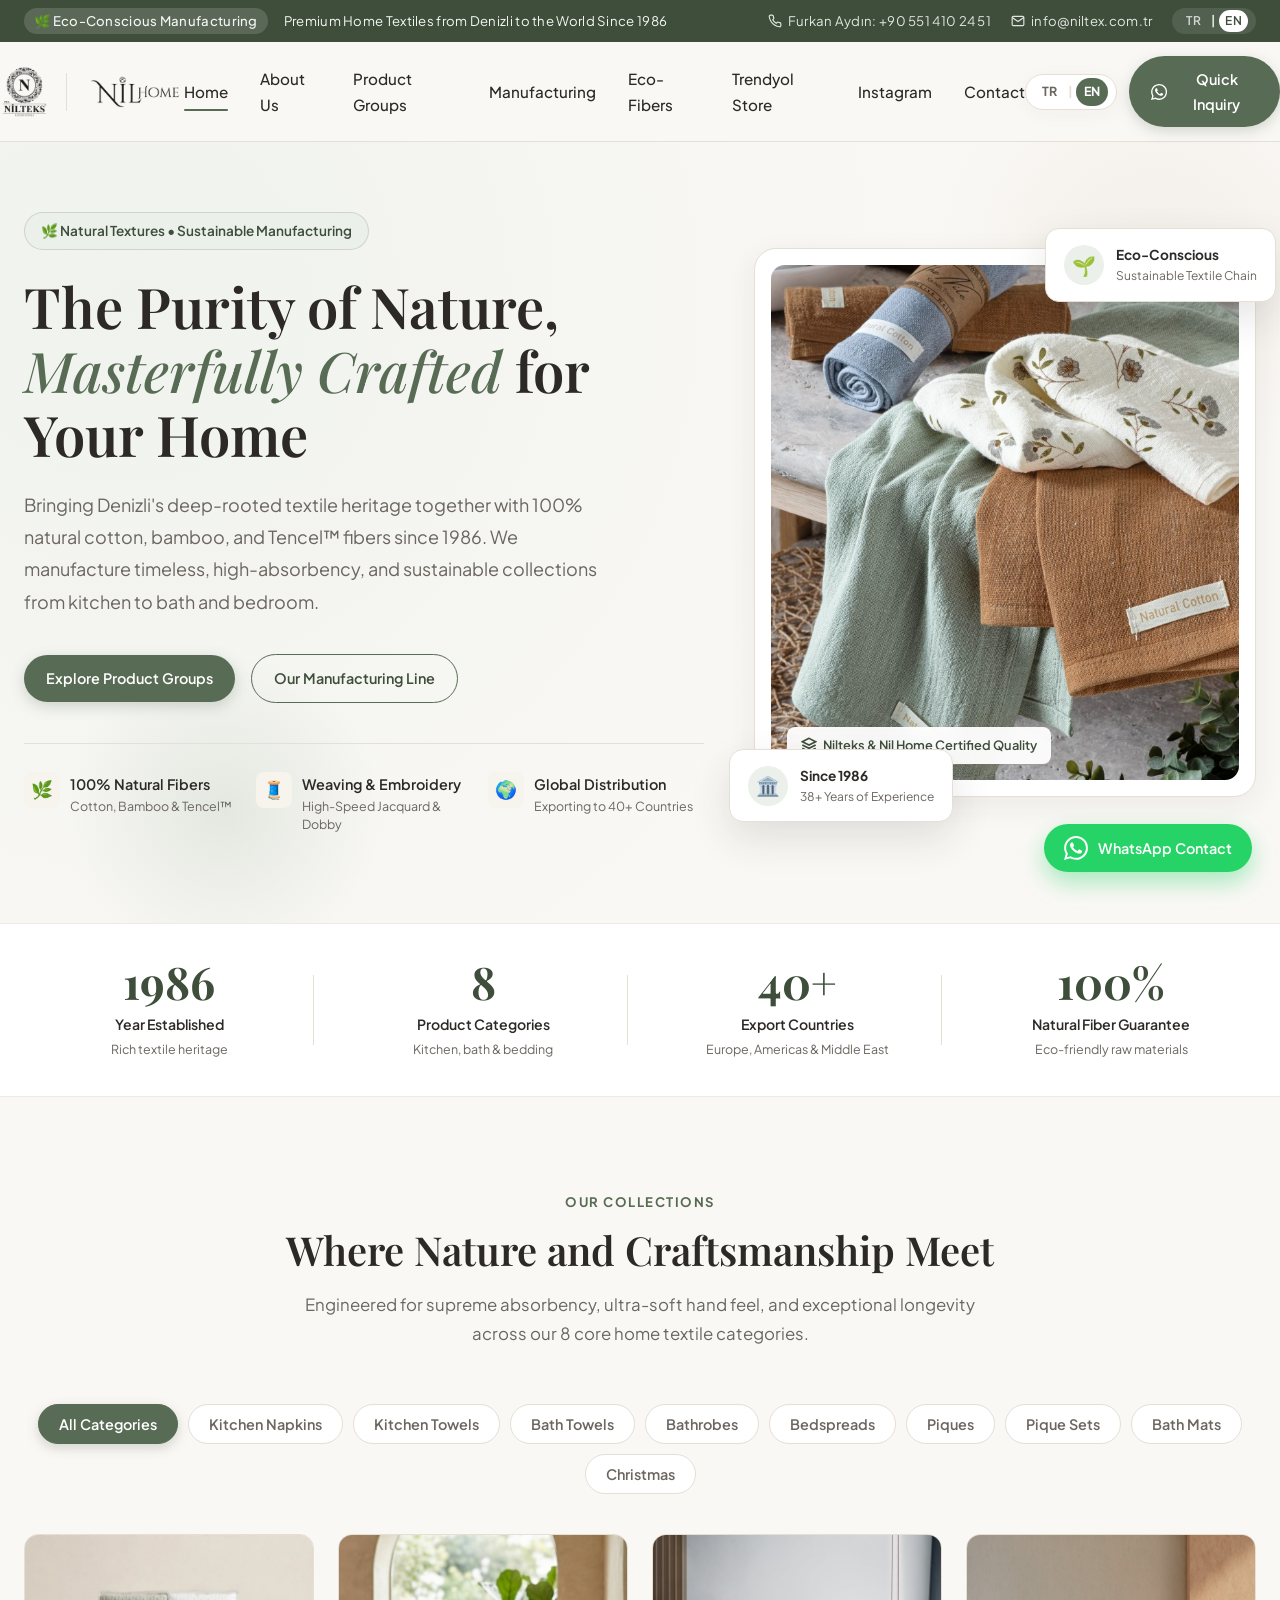
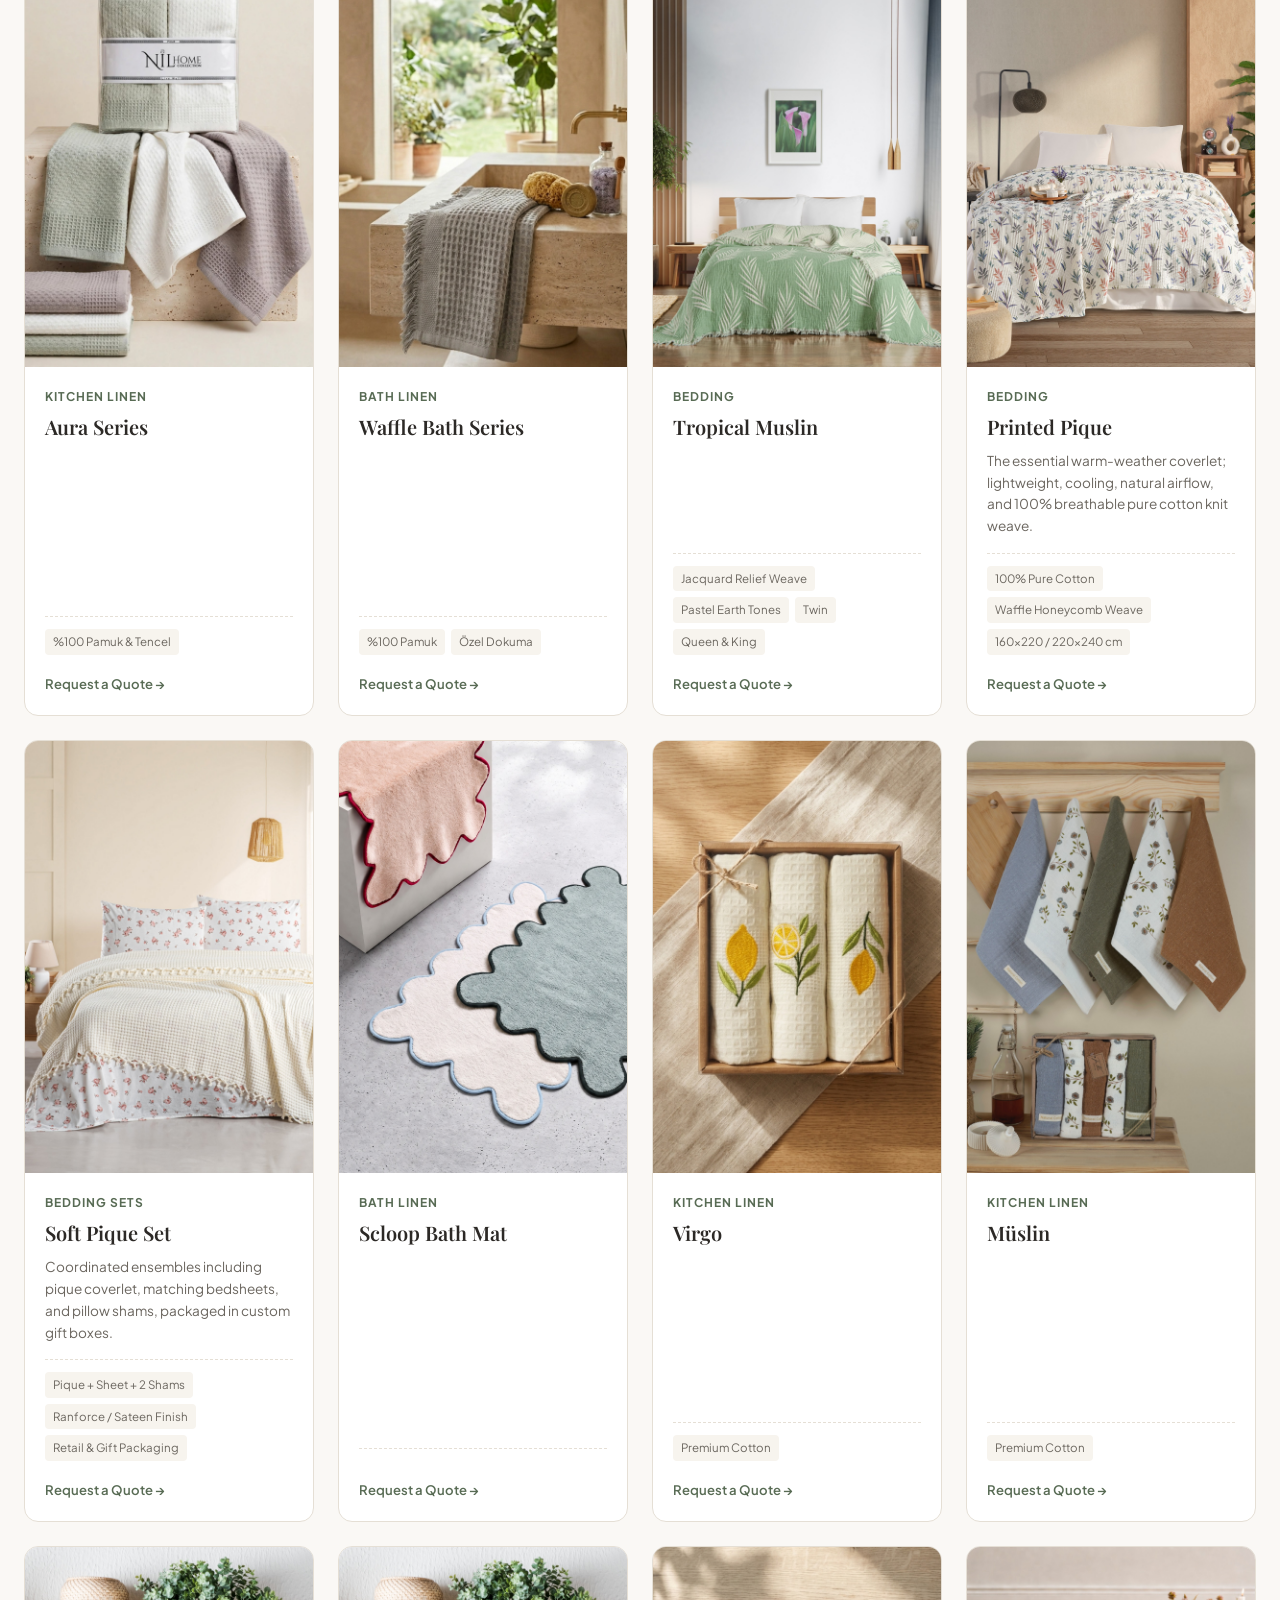
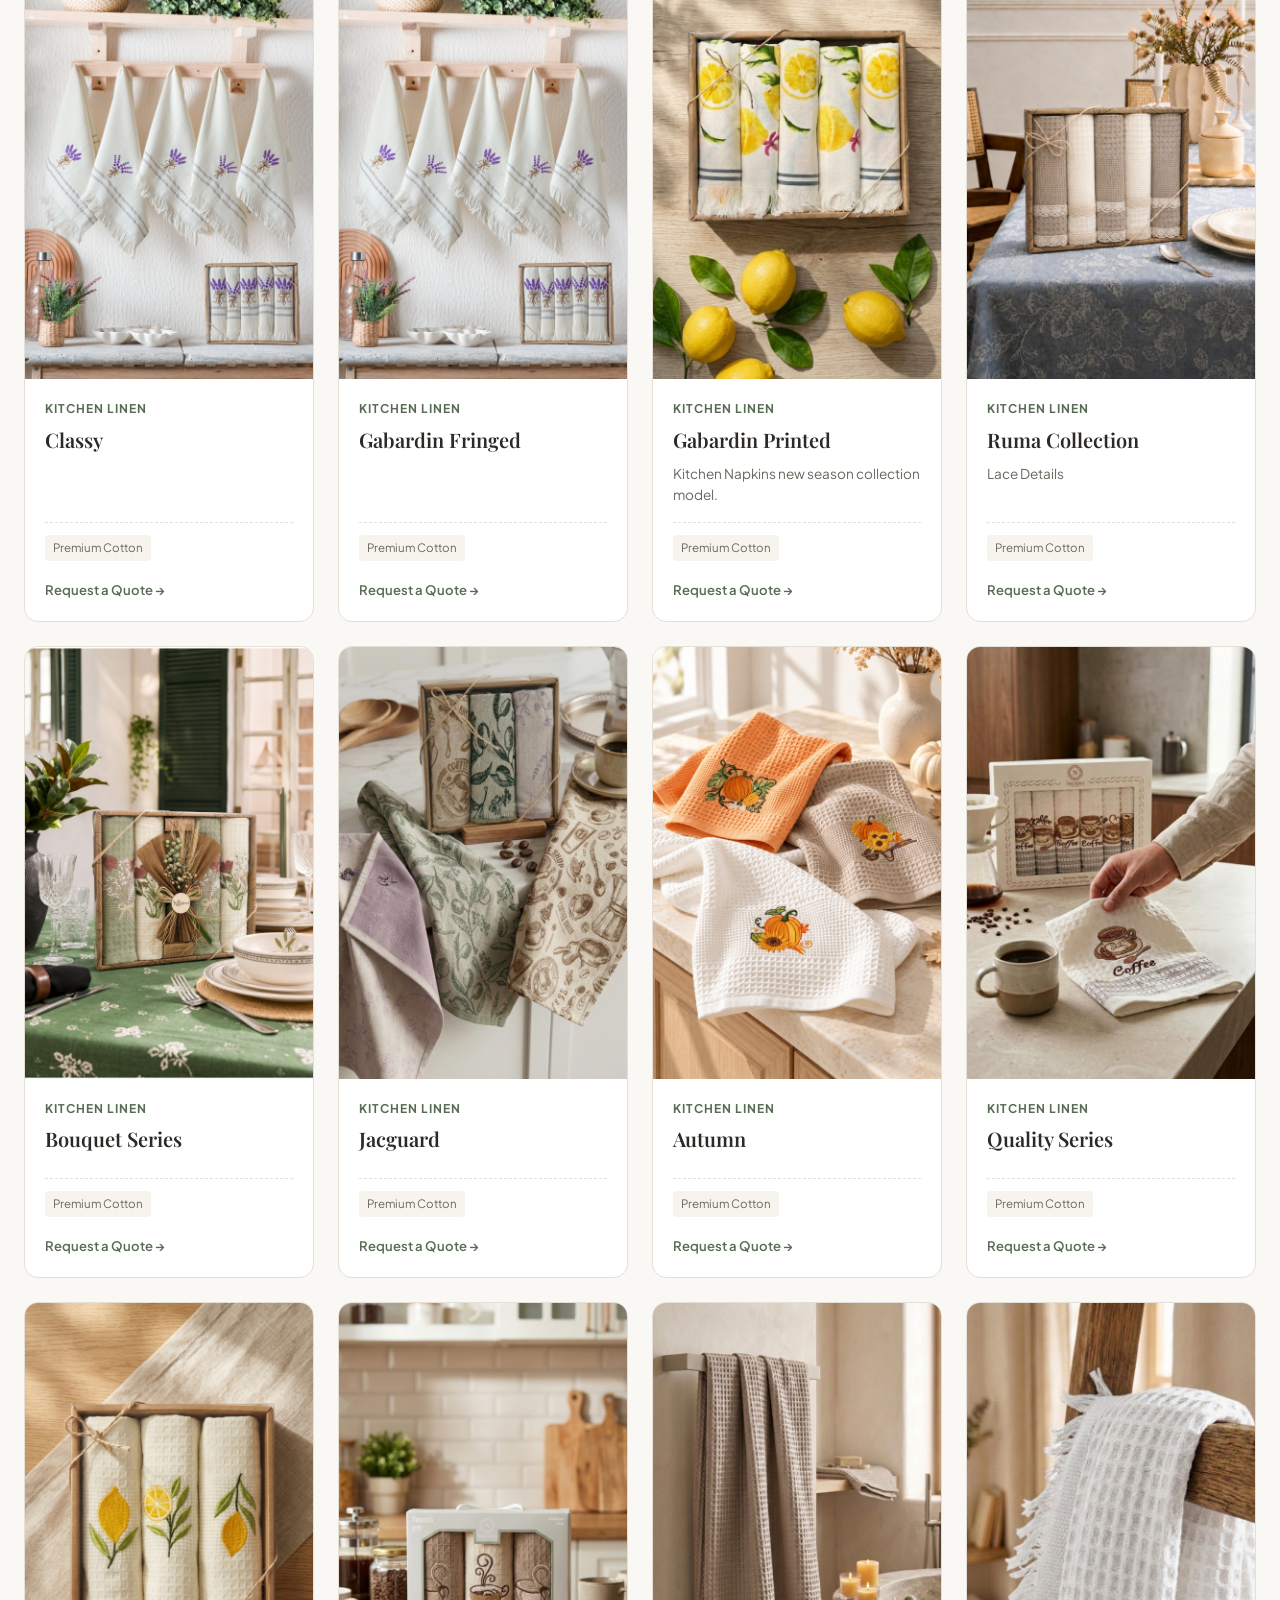
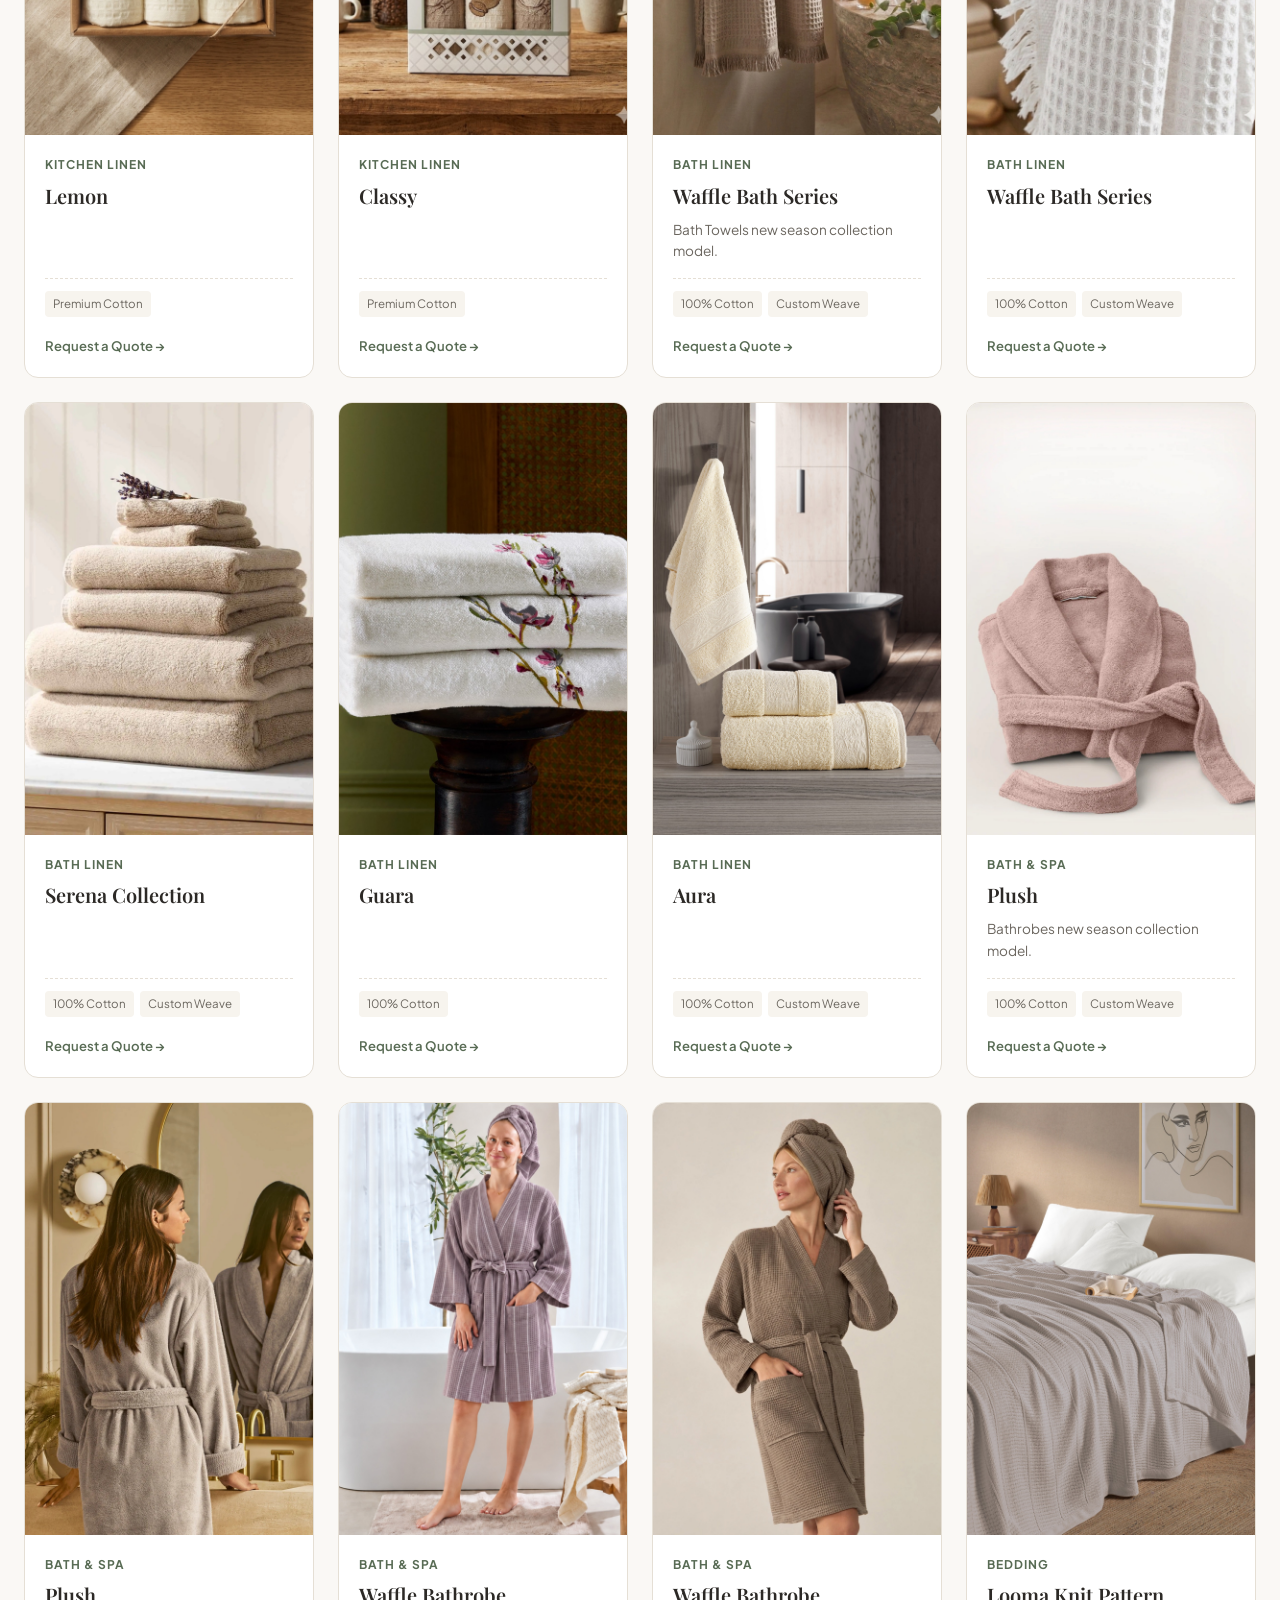
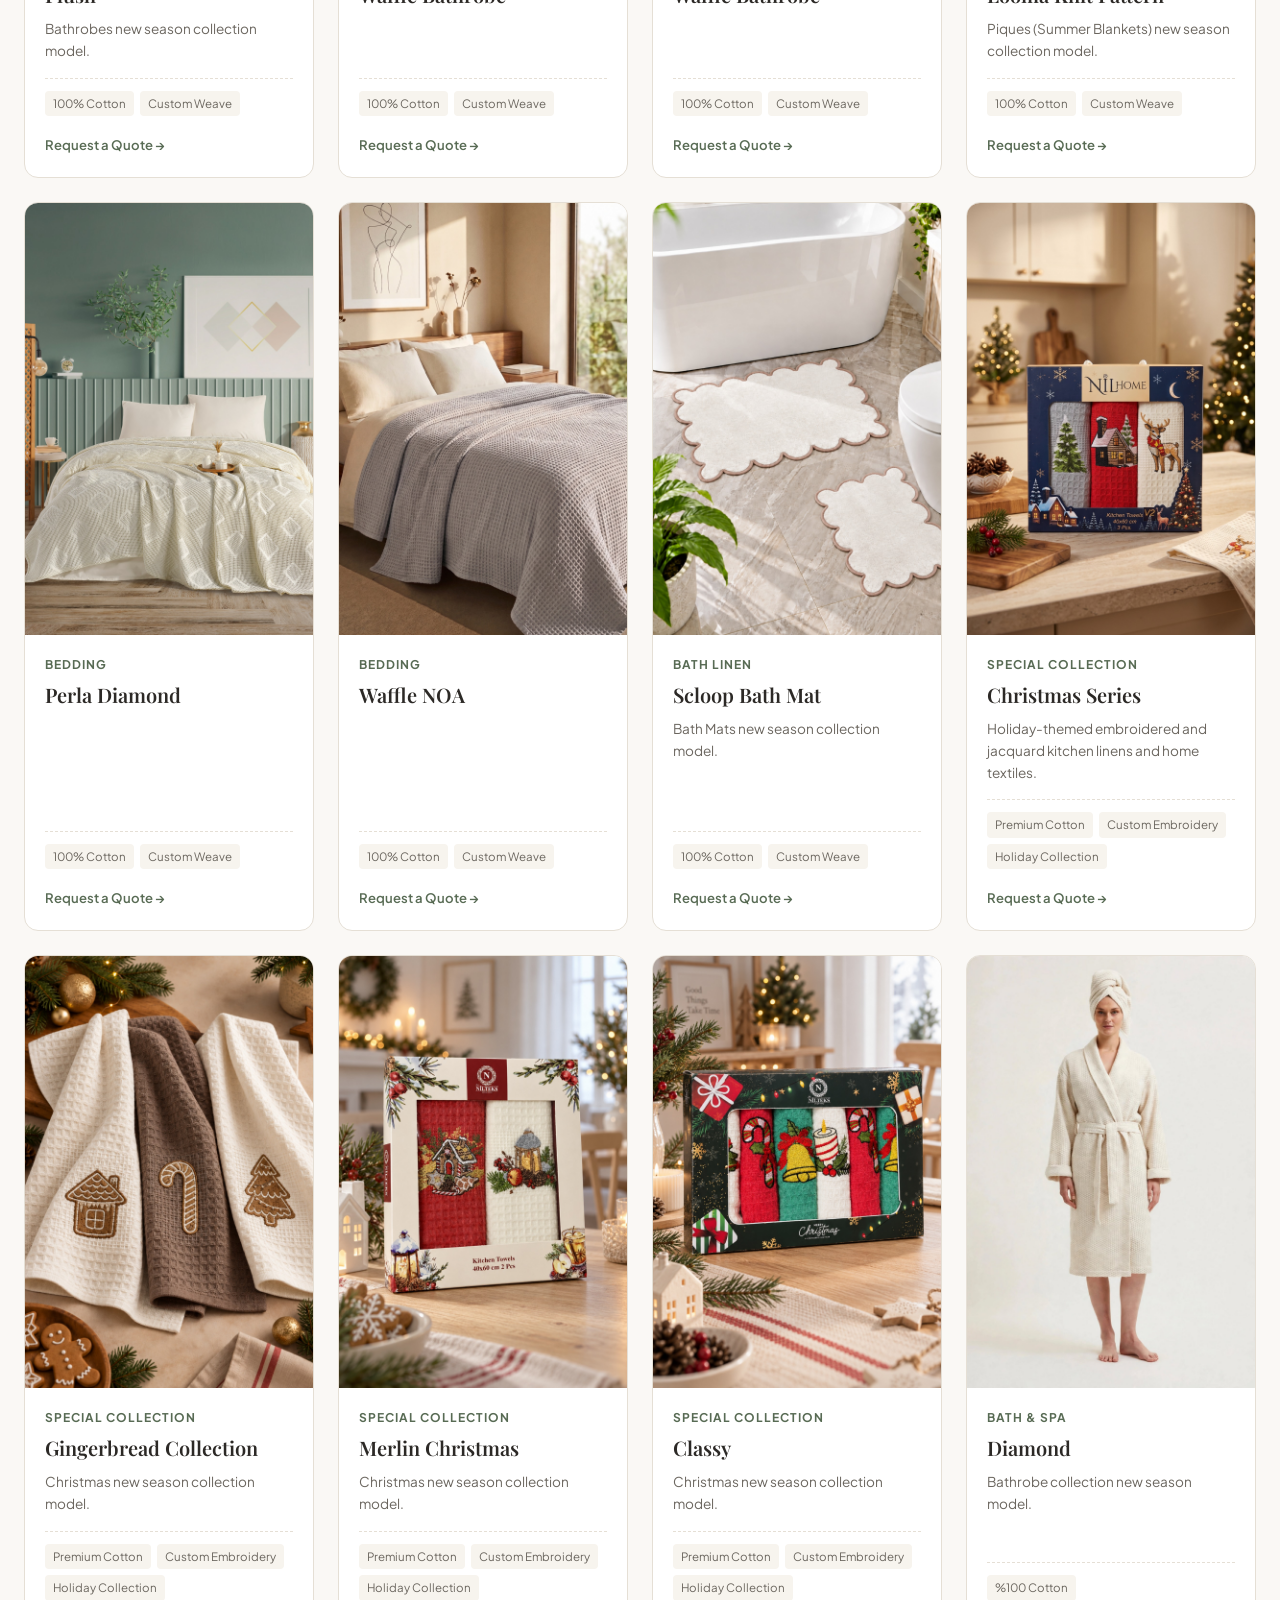
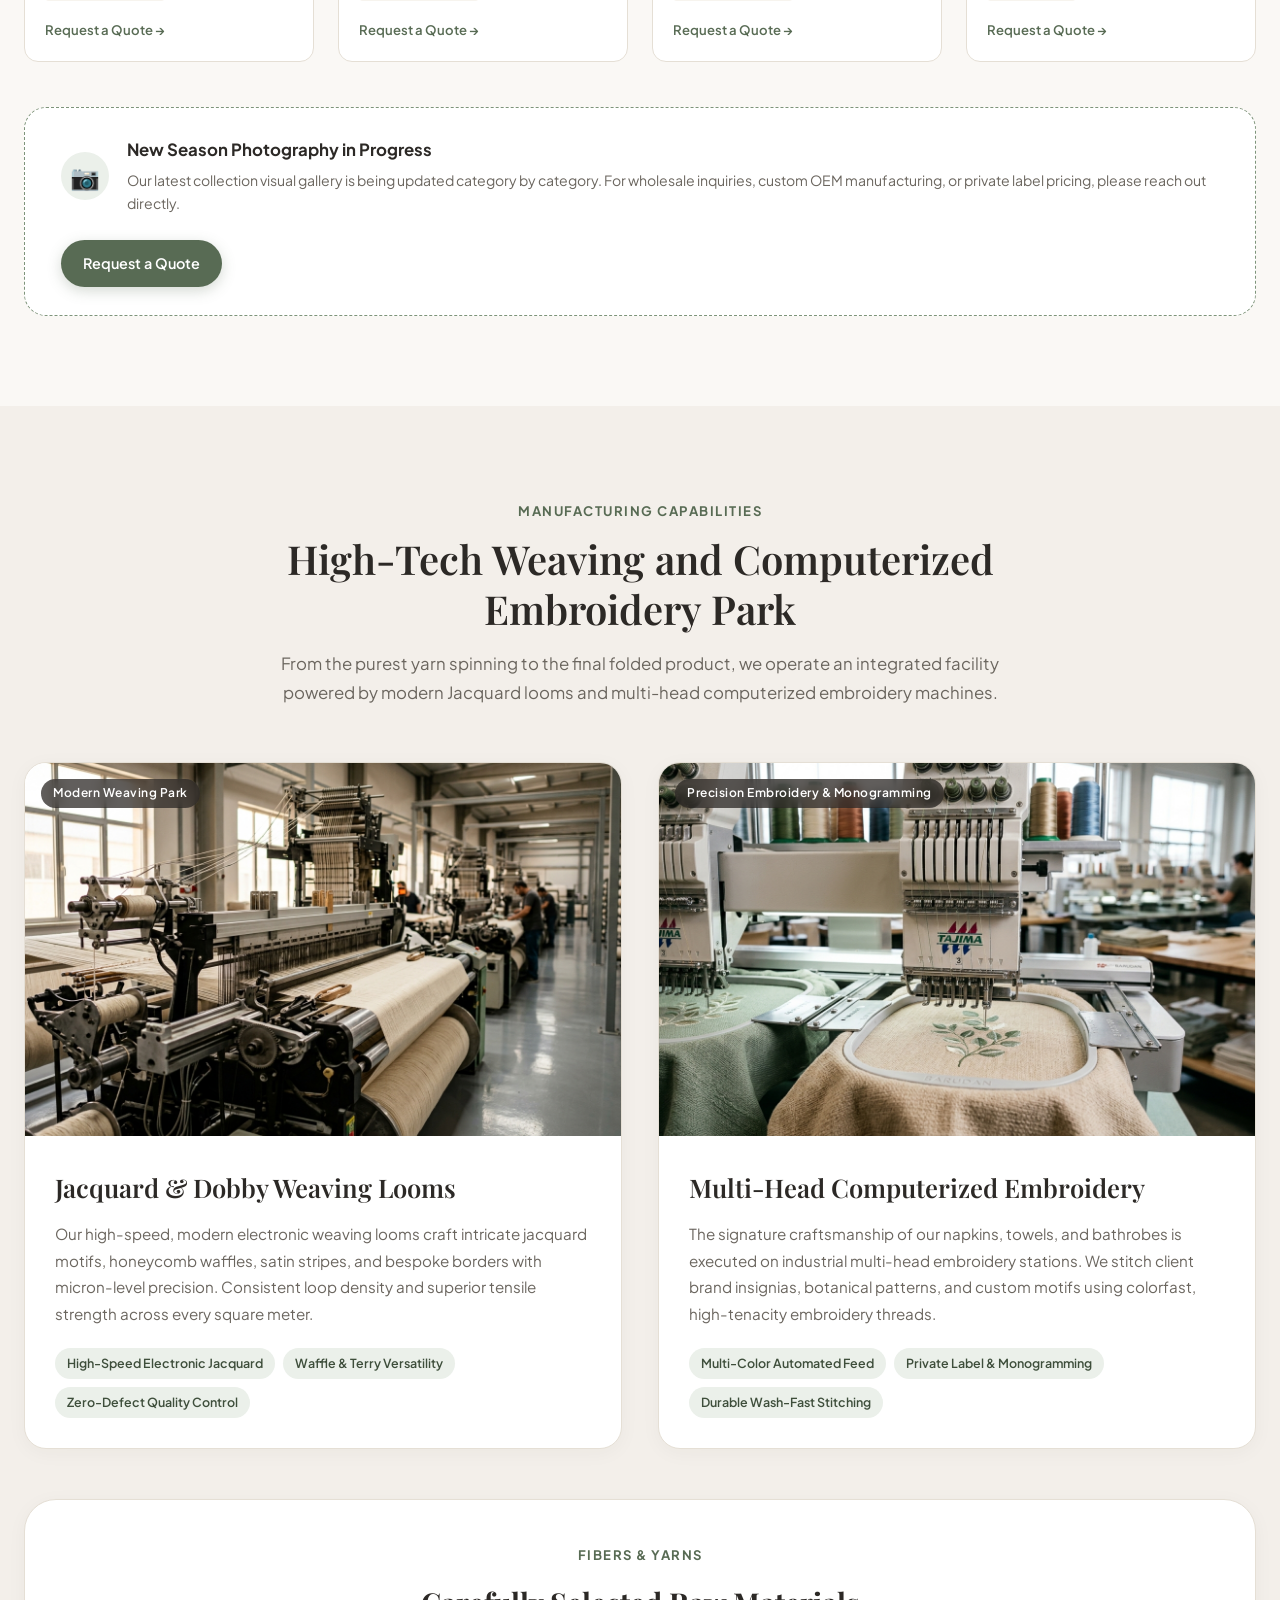
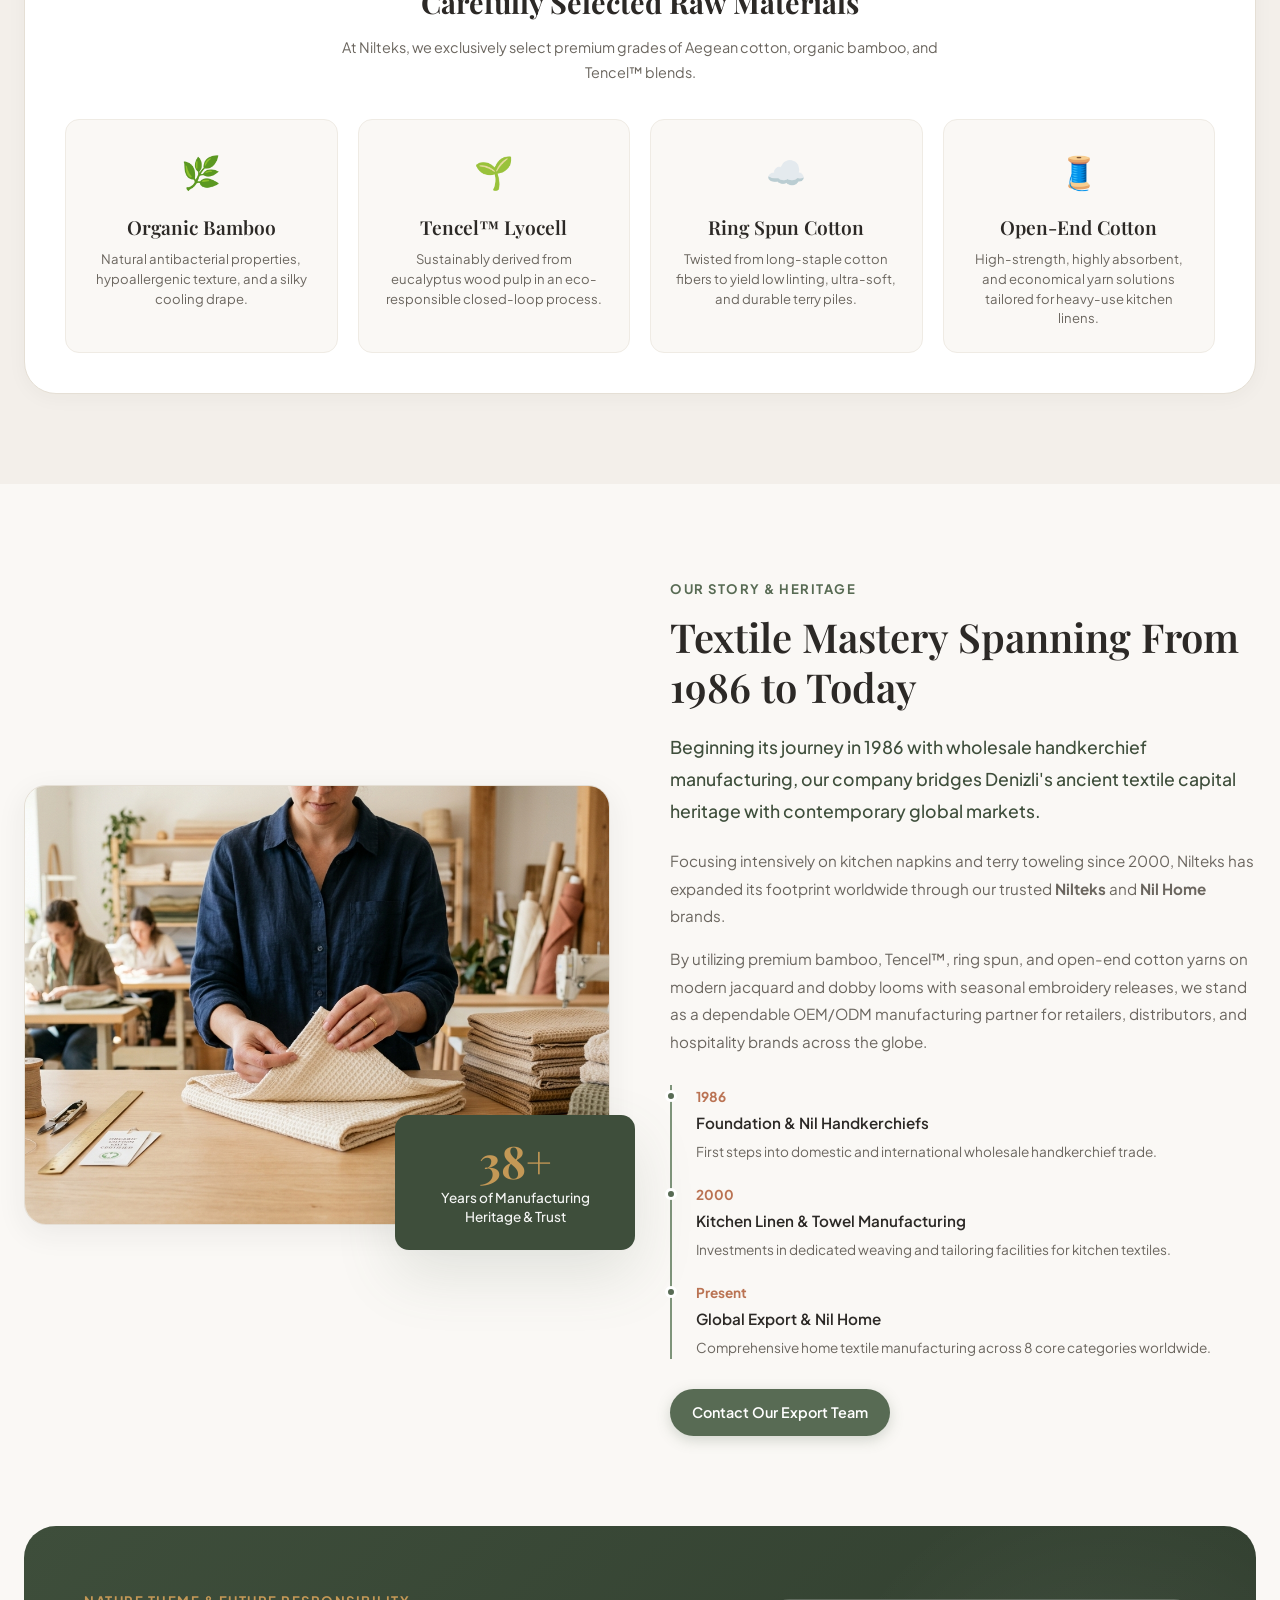
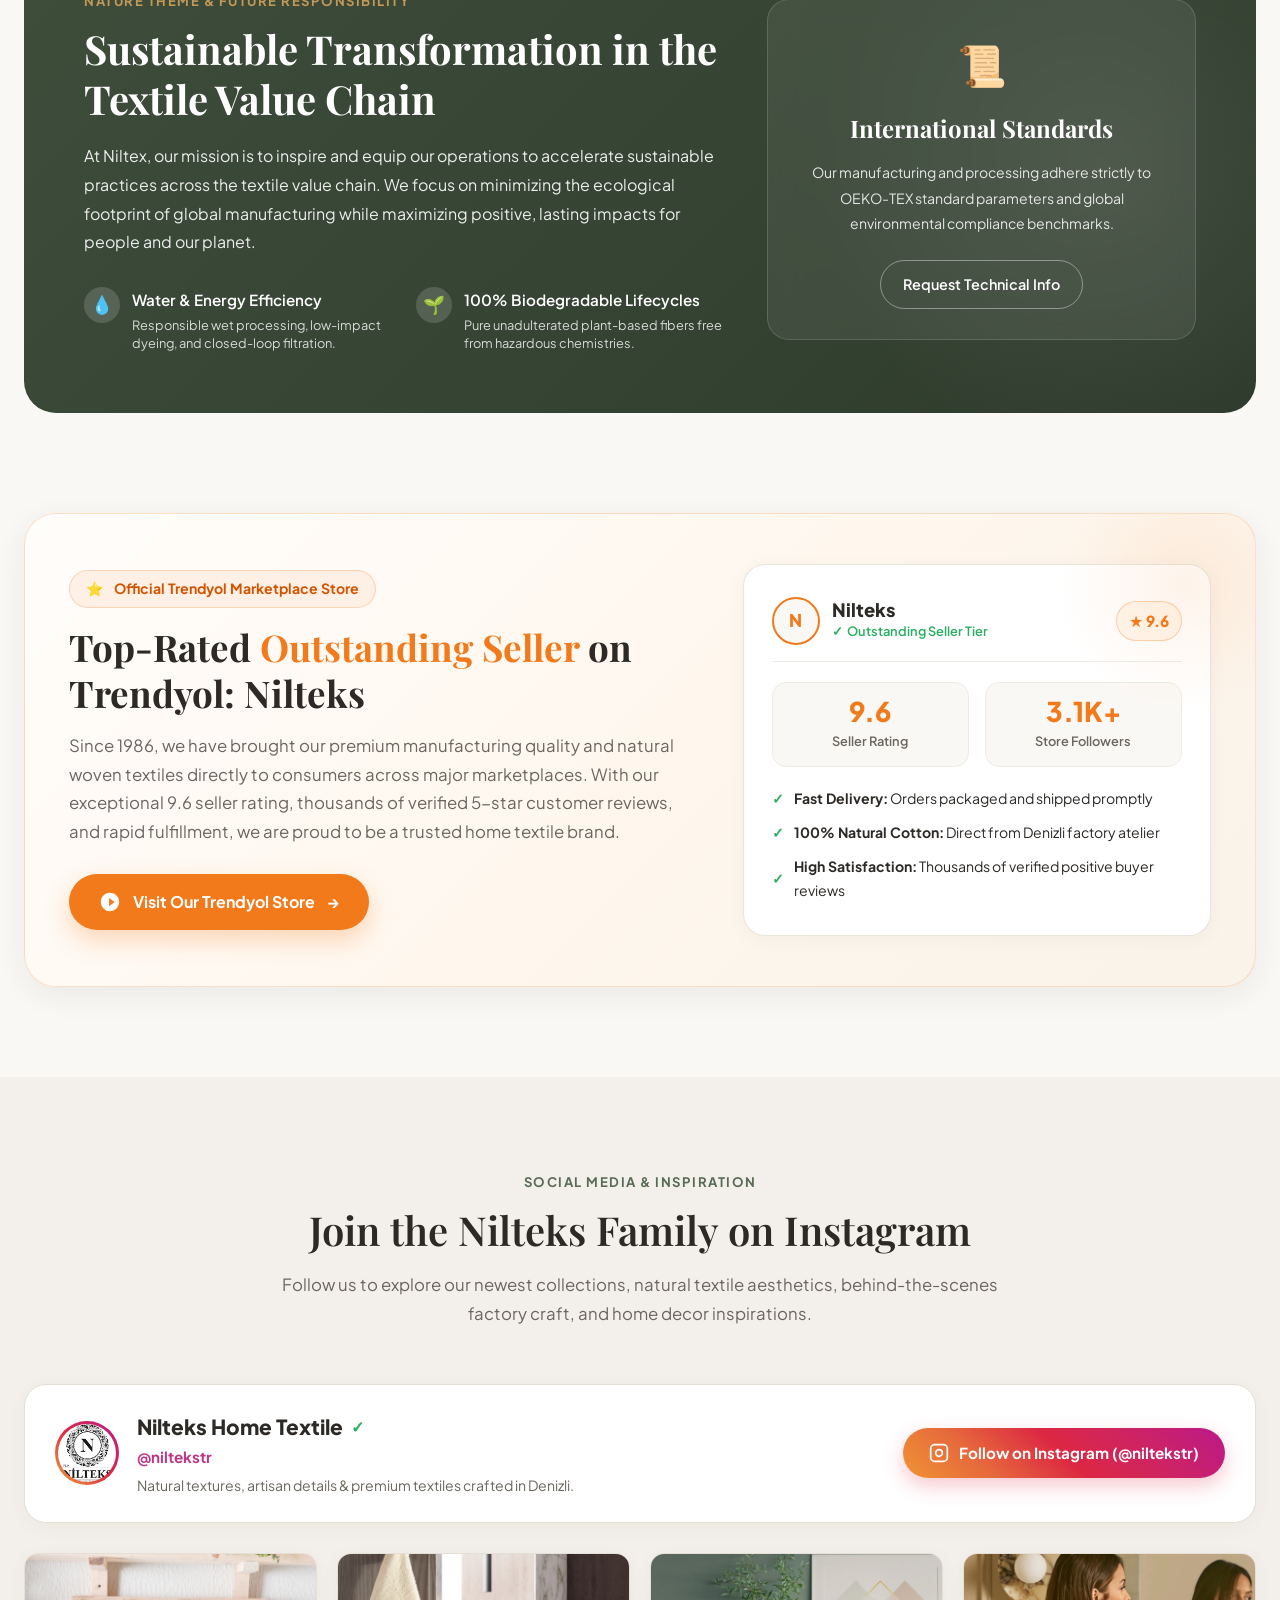
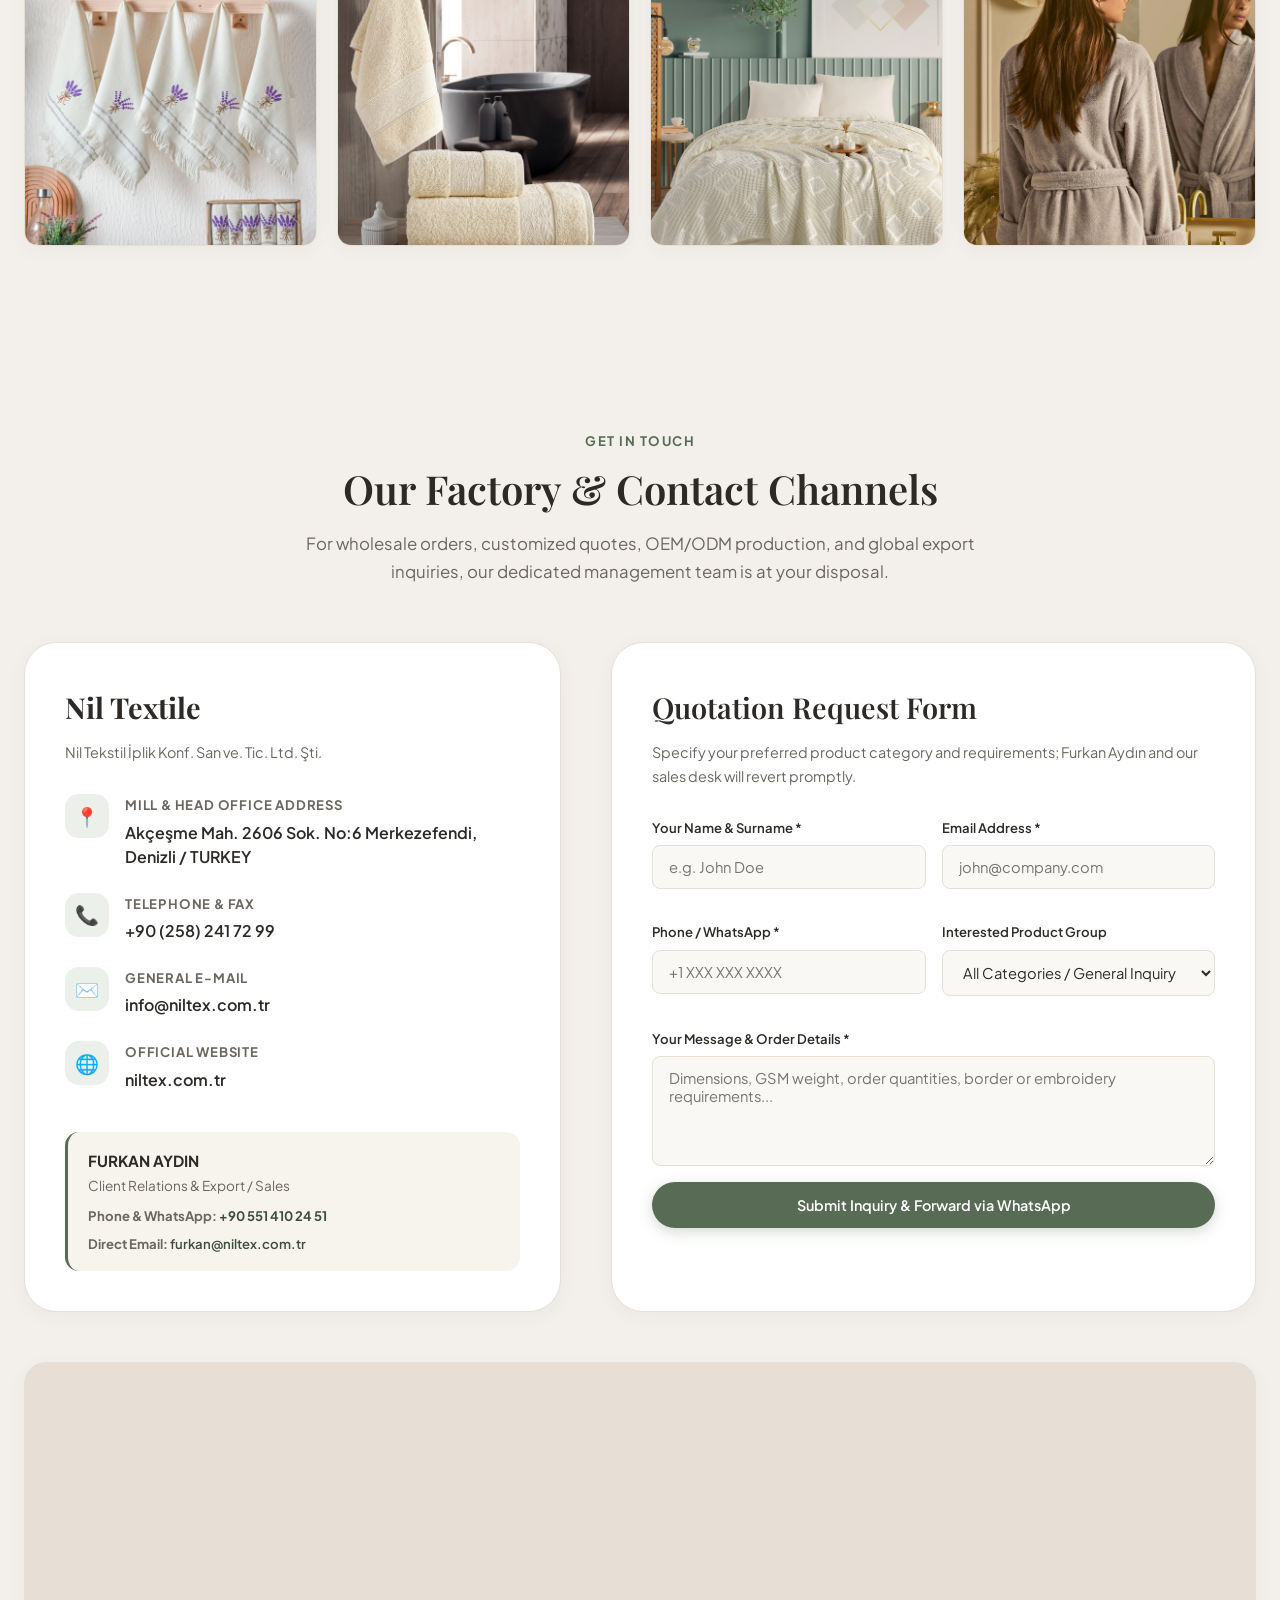
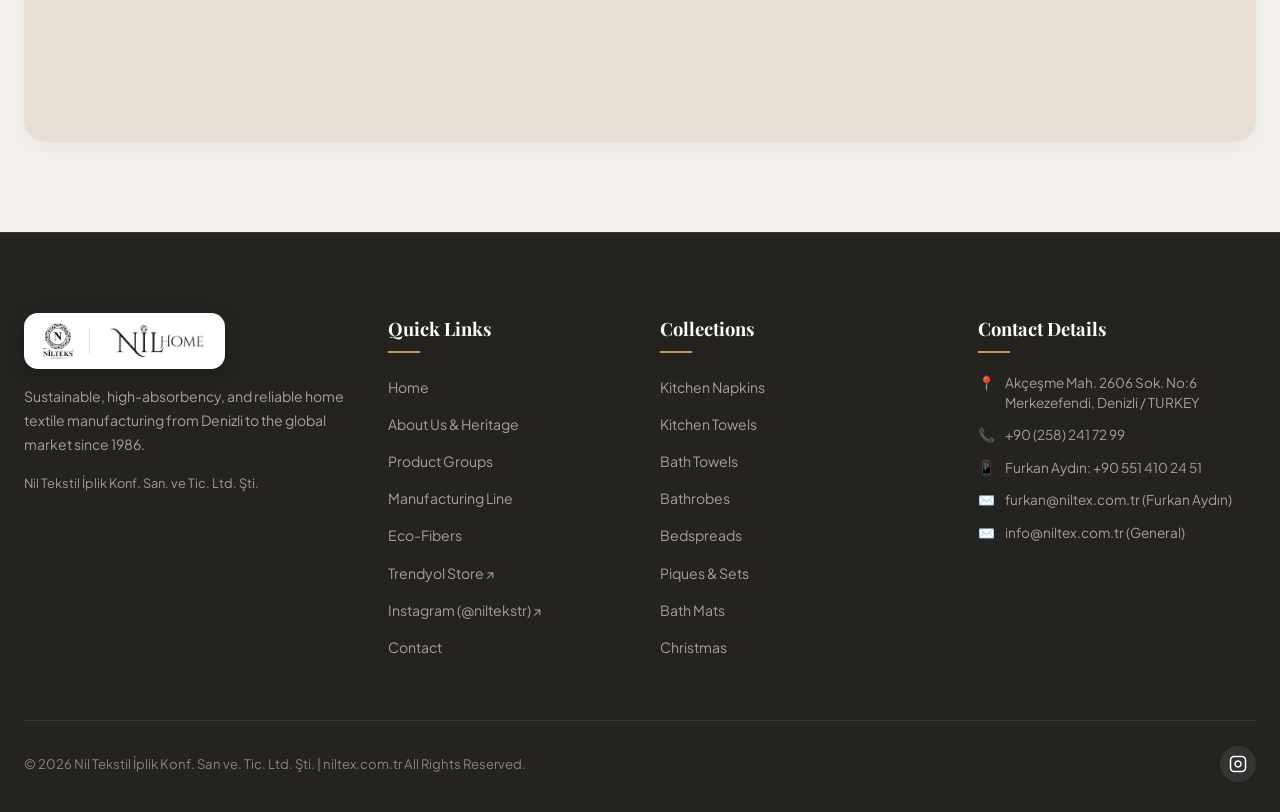
<file: en.html>
<!DOCTYPE html>
<html lang="en">
<head>
  <meta charset="UTF-8">
  <meta name="viewport" content="width=device-width, initial-scale=1.0">
  <title>Nilteks & Nil Home | Sustainable Home & Kitchen Textile Manufacturing - Denizli / Turkey</title>
  <meta name="description" content="Established in 1986 in Denizli, Turkey. Premier manufacturer and exporter of luxury kitchen napkins, kitchen & bath towels, bathrobes, bedspreads, piques, and bath mats. Nilteks & Nil Home.">
  <meta name="keywords" content="nilteks, nil home, niltex, kitchen napkins, kitchen towels, bath towels, bathrobes, bedspreads, piques, pique sets, bath mats, turkish towel manufacturer, denizli textile exporter, private label towels">
  
  <!-- Favicon -->
  <link rel="icon" type="image/jpeg" href="images/logo-nilteks.jpg">

  <!-- Google Fonts: Playfair Display & Plus Jakarta Sans -->
  <link rel="preconnect" href="https://fonts.googleapis.com">
  <link rel="preconnect" href="https://fonts.gstatic.com" crossorigin>
  <link href="https://fonts.googleapis.com/css2?family=Playfair+Display:ital,wght@0,400;0,600;0,700;1,400;1,600&family=Plus+Jakarta+Sans:wght@300;400;500;600;700&display=swap" rel="stylesheet">

  <!-- CSS -->
  <link rel="stylesheet" href="css/style.css">
</head>
<body>

  <!-- ==========================================================================
       TOP INFORMATION BAR
       ========================================================================== -->
  <div class="top-bar">
    <div class="container top-bar-content">
      <div class="top-bar-left">
        <span class="top-bar-tag">🌿 Eco-Conscious Manufacturing</span>
        <span>Premium Home Textiles from Denizli to the World Since 1986</span>
      </div>
      <div class="top-bar-right">
        <a href="tel:+905514102451" class="top-bar-link">
          <svg width="14" height="14" viewBox="0 0 24 24" fill="none" stroke="currentColor" stroke-width="2"><path d="M22 16.92v3a2 2 0 0 1-2.18 2 19.79 19.79 0 0 1-8.63-3.07 19.5 19.5 0 0 1-6-6 19.79 19.79 0 0 1-3.07-8.67A2 2 0 0 1 4.11 2h3a2 2 0 0 1 2 1.72 12.84 12.84 0 0 0 .7 2.81 2 2 0 0 1-.45 2.11L8.09 9.91a16 16 0 0 0 6 6l1.27-1.27a2 2 0 0 1 2.11-.45 12.84 12.84 0 0 0 2.81.7A2 2 0 0 1 22 16.92z"></path></svg>
          Furkan Aydın: +90 551 410 24 51
        </a>
        <a href="mailto:info@niltex.com.tr" class="top-bar-link">
          <svg width="14" height="14" viewBox="0 0 24 24" fill="none" stroke="currentColor" stroke-width="2"><path d="M4 4h16c1.1 0 2 .9 2 2v12c0 1.1-.9 2-2 2H4c-1.1 0-2-.9-2-2V6c0-1.1.9-2 2-2z"></path><polyline points="22,6 12,13 2,6"></polyline></svg>
          info@niltex.com.tr
        </a>
        <div class="lang-switch">
          <a href="index.html">TR</a>
          <span>|</span>
          <span class="active">EN</span>
        </div>
      </div>
    </div>
  </div>

  <!-- ==========================================================================
       MAIN NAVIGATION & BRAND LOGOS
       ========================================================================== -->
  <header class="site-header" id="siteHeader">
    <div class="container header-inner">
      <!-- Brand Logos (Nilteks & Nil Home) -->
      <a href="#home" class="brand-logos" title="Nilteks & Nil Home Home">
        <div class="brand-logo-item">
          <img src="images/logo-nilteks.jpg" alt="Nilteks Kitchen Towels Logo" class="logo-nilteks">
        </div>
        <div class="logo-divider"></div>
        <div class="brand-logo-item">
          <img src="images/logo-nilhome.jpg" alt="Nil Home Logo" class="logo-nilhome">
        </div>
      </a>

      <!-- Desktop Navigation Links -->
      <nav class="main-nav" id="mainNav">
        <a href="#home" class="nav-link active">Home</a>
        <a href="#about" class="nav-link">About Us</a>
        <a href="#collections" class="nav-link">Product Groups</a>
        <a href="#production" class="nav-link">Manufacturing</a>
        <a href="#sustainability" class="nav-link">Eco-Fibers</a>
        <a href="#trendyol" class="nav-link">Trendyol Store</a>
        <a href="#instagram" class="nav-link">Instagram</a>
        <a href="#contact" class="nav-link">Contact</a>
        <a href="index.html" class="nav-link nav-lang-link" style="display: none;">🇹🇷 Türkçe Sayfa</a>
      </nav>

      <!-- Action Buttons -->
      <div class="header-actions">
        <div class="lang-switch-header">
          <a href="index.html" class="lang-btn">TR</a>
          <span class="lang-sep">|</span>
          <span class="lang-btn active">EN</span>
        </div>
        <a href="https://wa.me/905514102451?text=Hello%20Nilteks,%20I%20would%20like%20to%20inquire%20about%20your%20products%20and%20manufacturing%20capacity." target="_blank" class="btn btn-primary">
          <svg width="18" height="18" viewBox="0 0 24 24" fill="currentColor"><path d="M.057 24l1.687-6.163c-1.041-1.804-1.588-3.849-1.587-5.946.003-6.556 5.338-11.891 11.893-11.891 3.181.001 6.167 1.24 8.413 3.488 2.245 2.248 3.481 5.236 3.48 8.414-.003 6.557-5.338 11.892-11.893 11.892-1.99-.001-3.951-.5-5.688-1.448l-6.305 1.654zm6.597-3.807c1.676.995 3.276 1.591 5.392 1.592 5.448 0 9.886-4.434 9.889-9.885.002-5.462-4.415-9.89-9.881-9.892-5.452 0-9.887 4.434-9.889 9.884-.001 2.225.651 3.891 1.746 5.634l-.999 3.648 3.742-.981zm11.387-5.464c-.074-.124-.272-.198-.57-.347-.297-.149-1.758-.868-2.031-.967-.272-.099-.47-.149-.669.149-.198.297-.768.967-.941 1.165-.173.198-.347.223-.644.074-.297-.149-1.255-.462-2.39-1.475-.883-.788-1.48-1.761-1.653-2.059-.173-.297-.018-.458.13-.606.134-.133.297-.347.446-.521.151-.172.2-.296.3-.495.099-.198.05-.372-.025-.521-.075-.148-.669-1.611-.916-2.206-.242-.579-.487-.501-.669-.51l-.57-.01c-.198 0-.52.074-.792.372s-1.04 1.016-1.04 2.479 1.065 2.876 1.213 3.074c.149.198 2.095 3.2 5.076 4.487.709.306 1.263.489 1.694.626.712.226 1.36.194 1.872.118.571-.085 1.758-.719 2.006-1.413.248-.695.248-1.29.173-1.414z"/></svg>
          Quick Inquiry
        </a>
        <button class="mobile-toggle" id="mobileToggle" aria-label="Open Navigation">
          <span></span>
          <span></span>
          <span></span>
        </button>
      </div>
    </div>
  </header>

  <!-- ==========================================================================
       HERO SECTION - NATURE & TIMELESS ELEGANCE
       ========================================================================== -->
  <section class="hero" id="home">
    <div class="hero-shape-1"></div>
    <div class="hero-shape-2"></div>
    <div class="container hero-grid">
      <div class="hero-text">
        <div class="hero-badge">
          🌿 Natural Textures • Sustainable Manufacturing
        </div>
        <h1 class="hero-title">
          The Purity of Nature, <br>
          <span class="highlight">Masterfully Crafted</span> for Your Home
        </h1>
        <p class="hero-desc">
          Bringing Denizli's deep-rooted textile heritage together with 100% natural cotton, bamboo, and Tencel™ fibers since 1986. We manufacture timeless, high-absorbency, and sustainable collections from kitchen to bath and bedroom.
        </p>
        <div class="hero-cta-group">
          <a href="#collections" class="btn btn-primary">Explore Product Groups</a>
          <a href="#production" class="btn btn-secondary">Our Manufacturing Line</a>
        </div>
        
        <div class="hero-features">
          <div class="hero-feature-item">
            <div class="hero-feature-icon">🌿</div>
            <div class="hero-feature-text">
              <h4>100% Natural Fibers</h4>
              <p>Cotton, Bamboo & Tencel™</p>
            </div>
          </div>
          <div class="hero-feature-item">
            <div class="hero-feature-icon">🧵</div>
            <div class="hero-feature-text">
              <h4>Weaving & Embroidery</h4>
              <p>High-Speed Jacquard & Dobby</p>
            </div>
          </div>
          <div class="hero-feature-item">
            <div class="hero-feature-icon">🌍</div>
            <div class="hero-feature-text">
              <h4>Global Distribution</h4>
              <p>Exporting to 40+ Countries</p>
            </div>
          </div>
        </div>
      </div>

      <!-- Hero Visual Composition -->
      <div class="hero-visual">
        <div class="hero-float-card hero-float-1">
          <div class="float-icon">🌱</div>
          <div class="float-content">
            <h5>Eco-Conscious</h5>
            <p>Sustainable Textile Chain</p>
          </div>
        </div>

        <div class="hero-card-main">
          <div class="hero-image-wrapper">
            <img src="images/hero-nilteks.jpg" alt="Nilteks Natural Cotton Kitchen Towels Collection" id="heroImage" onerror="this.src='images/logo-nilhome.jpg'">
            <div class="hero-badge-overlay">
              <svg width="16" height="16" viewBox="0 0 24 24" fill="none" stroke="currentColor" stroke-width="2.5"><path d="M12 2L2 7l10 5 10-5-10-5zM2 17l10 5 10-5M2 12l10 5 10-5"></path></svg>
              <span>Nilteks & Nil Home Certified Quality</span>
            </div>
          </div>
        </div>

        <div class="hero-float-card hero-float-2">
          <div class="float-icon">🏛️</div>
          <div class="float-content">
            <h5>Since 1986</h5>
            <p>38+ Years of Experience</p>
          </div>
        </div>
      </div>
    </div>
  </section>

  <!-- ==========================================================================
       STATS & TRUST BAND
       ========================================================================== -->
  <section class="stats-band">
    <div class="container stats-grid">
      <div class="stat-item">
        <div class="stat-number">1986</div>
        <div class="stat-label">Year Established</div>
        <div class="stat-sub">Rich textile heritage</div>
      </div>
      <div class="stat-item">
        <div class="stat-number">8</div>
        <div class="stat-label">Product Categories</div>
        <div class="stat-sub">Kitchen, bath & bedding</div>
      </div>
      <div class="stat-item">
        <div class="stat-number">40+</div>
        <div class="stat-label">Export Countries</div>
        <div class="stat-sub">Europe, Americas & Middle East</div>
      </div>
      <div class="stat-item">
        <div class="stat-number">100%</div>
        <div class="stat-label">Natural Fiber Guarantee</div>
        <div class="stat-sub">Eco-friendly raw materials</div>
      </div>
    </div>
  </section>

  <!-- ==========================================================================
       PRODUCT GROUPS (8 CATEGORIES)
       ========================================================================== -->
  <section class="section" id="collections">
    <div class="container">
      <div class="section-header">
        <span class="section-tag">Our Collections</span>
        <h2 class="section-title">Where Nature and Craftsmanship Meet</h2>
        <p class="section-subtitle">
          Engineered for supreme absorbency, ultra-soft hand feel, and exceptional longevity across our 8 core home textile categories.
        </p>
      </div>

      <!-- Filter Buttons -->
      <div class="category-filter-nav">
        <button class="filter-btn active" data-filter="all">All Categories</button>
        <button class="filter-btn" data-filter="mutfak-peceteleri">Kitchen Napkins</button>
        <button class="filter-btn" data-filter="mutfak-havlulari">Kitchen Towels</button>
        <button class="filter-btn" data-filter="banyo-havlulari">Bath Towels</button>
        <button class="filter-btn" data-filter="bornozlar">Bathrobes</button>
        <button class="filter-btn" data-filter="yatak-ortuleri">Bedspreads</button>
        <button class="filter-btn" data-filter="pikeler">Piques</button>
        <button class="filter-btn" data-filter="pike-takimlari">Pique Sets</button>
        <button class="filter-btn" data-filter="banyo-paspaslari">Bath Mats</button>
        <button class="filter-btn" data-filter="christmas">Christmas</button>
      </div>

      <!-- 8 Product Categories Grid Cards -->
      <div class="categories-grid" id="productGrid">

        <!-- 1. Kitchen Napkins -->
        <div class="product-card" data-category="mutfak-peceteleri">
          <div class="product-card-image">
            <div class="placeholder-visual">
              <div class="placeholder-pattern"></div>
              <div class="placeholder-icon">🍽️</div>
              <span class="placeholder-badge">New Collection</span>
              <p class="placeholder-hint">Photography in progress</p>
            </div>
          </div>
          <div class="product-card-body">
            <span class="product-card-category">Kitchen Linen</span>
            <h3 class="product-card-title">Kitchen Napkins</h3>
            <p class="product-card-desc">
              Refined dining table aesthetics with dobby weave, custom embroidery, stain-release treatments, and high absorbency.
            </p>
            <div class="product-specs">
              <span class="spec-pill">100% Cotton / Linen</span>
              <span class="spec-pill">Dobby & Embroidered</span>
              <span class="spec-pill">40x40 / 45x45 cm</span>
            </div>
            <div class="product-card-action">
              <a href="#" class="card-btn-inquire" data-category-name="Kitchen Napkins">
                Request a Quote &rarr;
              </a>
            </div>
          </div>
        </div>

        <!-- 2. Kitchen Towels -->
        <div class="product-card" data-category="mutfak-havlulari">
          <div class="product-card-image">
            <div class="placeholder-visual">
              <div class="placeholder-pattern"></div>
              <div class="placeholder-icon">☕</div>
              <span class="placeholder-badge">New Collection</span>
              <p class="placeholder-hint">Photography in progress</p>
            </div>
          </div>
          <div class="product-card-body">
            <span class="product-card-category">Kitchen Linen</span>
            <h3 class="product-card-title">Kitchen Towels</h3>
            <p class="product-card-desc">
              Nilteks' signature line specialized since 2000; honeycomb waffle and terry loop drying tea towels that remain lint-free.
            </p>
            <div class="product-specs">
              <span class="spec-pill">Ring Spun & Open-End</span>
              <span class="spec-pill">Waffle & Jacquard Border</span>
              <span class="spec-pill">30x50 / 40x60 / 50x70 cm</span>
            </div>
            <div class="product-card-action">
              <a href="#" class="card-btn-inquire" data-category-name="Kitchen Towels">
                Request a Quote &rarr;
              </a>
            </div>
          </div>
        </div>

        <!-- 3. Bath Towels -->
        <div class="product-card" data-category="banyo-havlulari">
          <div class="product-card-image">
            <div class="placeholder-visual">
              <div class="placeholder-pattern"></div>
              <div class="placeholder-icon">🛁</div>
              <span class="placeholder-badge">New Collection</span>
              <p class="placeholder-hint">Photography in progress</p>
            </div>
          </div>
          <div class="product-card-body">
            <span class="product-card-category">Bath Linen</span>
            <h3 class="product-card-title">Bath Towels</h3>
            <p class="product-card-desc">
              Denizli's internationally renowned terry weave standard; plush long-staple loops, instantaneous moisture absorption, and silk-like touch.
            </p>
            <div class="product-specs">
              <span class="spec-pill">Bamboo / Organic Cotton</span>
              <span class="spec-pill">450 - 650 GSM</span>
              <span class="spec-pill">70x140 / 100x150 cm</span>
            </div>
            <div class="product-card-action">
              <a href="#" class="card-btn-inquire" data-category-name="Bath Towels">
                Request a Quote &rarr;
              </a>
            </div>
          </div>
        </div>

        <!-- 4. Bathrobes -->
        <div class="product-card" data-category="bornozlar">
          <div class="product-card-image">
            <div class="placeholder-visual">
              <div class="placeholder-pattern"></div>
              <div class="placeholder-icon">👘</div>
              <span class="placeholder-badge">New Collection</span>
              <p class="placeholder-hint">Photography in progress</p>
            </div>
          </div>
          <div class="product-card-body">
            <span class="product-card-category">Bath & Spa</span>
            <h3 class="product-card-title">Bathrobes</h3>
            <p class="product-card-desc">
              Shawl collar, hooded, and kimono patterns. Breathable absorbent interior with luxurious velour or waffle outer texture.
            </p>
            <div class="product-specs">
              <span class="spec-pill">100% Cotton & Tencel™</span>
              <span class="spec-pill">S, M, L, XL, XXL</span>
              <span class="spec-pill">Custom Monogram Available</span>
            </div>
            <div class="product-card-action">
              <a href="#" class="card-btn-inquire" data-category-name="Bathrobes">
                Request a Quote &rarr;
              </a>
            </div>
          </div>
        </div>

        <!-- 5. Bedspreads -->
        <div class="product-card" data-category="yatak-ortuleri">
          <div class="product-card-image">
            <div class="placeholder-visual">
              <div class="placeholder-pattern"></div>
              <div class="placeholder-icon">🛏️</div>
              <span class="placeholder-badge">New Collection</span>
              <p class="placeholder-hint">Photography in progress</p>
            </div>
          </div>
          <div class="product-card-body">
            <span class="product-card-category">Bedding</span>
            <h3 class="product-card-title">Bedspreads</h3>
            <p class="product-card-desc">
              Designed with Nil Home elegance; featuring intricate jacquard weaves, soft quilted fills, and draped natural textures.
            </p>
            <div class="product-specs">
              <span class="spec-pill">Jacquard Relief Weave</span>
              <span class="spec-pill">Pastel Earth Tones</span>
              <span class="spec-pill">Twin, Queen & King</span>
            </div>
            <div class="product-card-action">
              <a href="#" class="card-btn-inquire" data-category-name="Bedspreads">
                Request a Quote &rarr;
              </a>
            </div>
          </div>
        </div>

        <!-- 6. Piques (Summer Blankets) -->
        <div class="product-card" data-category="pikeler">
          <div class="product-card-image">
            <div class="placeholder-visual">
              <div class="placeholder-pattern"></div>
              <div class="placeholder-icon">🌿</div>
              <span class="placeholder-badge">New Collection</span>
              <p class="placeholder-hint">Photography in progress</p>
            </div>
          </div>
          <div class="product-card-body">
            <span class="product-card-category">Bedding</span>
            <h3 class="product-card-title">Piques (Summer Blankets)</h3>
            <p class="product-card-desc">
              The essential warm-weather coverlet; lightweight, cooling, natural airflow, and 100% breathable pure cotton knit weave.
            </p>
            <div class="product-specs">
              <span class="spec-pill">100% Pure Cotton</span>
              <span class="spec-pill">Waffle Honeycomb Weave</span>
              <span class="spec-pill">160x220 / 220x240 cm</span>
            </div>
            <div class="product-card-action">
              <a href="#" class="card-btn-inquire" data-category-name="Piques">
                Request a Quote &rarr;
              </a>
            </div>
          </div>
        </div>

        <!-- 7. Pique Sets -->
        <div class="product-card" data-category="pike-takimlari">
          <div class="product-card-image">
            <div class="placeholder-visual">
              <div class="placeholder-pattern"></div>
              <div class="placeholder-icon">✨</div>
              <span class="placeholder-badge">New Collection</span>
              <p class="placeholder-hint">Photography in progress</p>
            </div>
          </div>
          <div class="product-card-body">
            <span class="product-card-category">Bedding Sets</span>
            <h3 class="product-card-title">Pique Sets</h3>
            <p class="product-card-desc">
              Coordinated ensembles including pique coverlet, matching bedsheets, and pillow shams, packaged in custom gift boxes.
            </p>
            <div class="product-specs">
              <span class="spec-pill">Pique + Sheet + 2 Shams</span>
              <span class="spec-pill">Ranforce / Sateen Finish</span>
              <span class="spec-pill">Retail & Gift Packaging</span>
            </div>
            <div class="product-card-action">
              <a href="#" class="card-btn-inquire" data-category-name="Pique Sets">
                Request a Quote &rarr;
              </a>
            </div>
          </div>
        </div>

        <!-- 8. Bath Mats -->
        <div class="product-card" data-category="banyo-paspaslari">
          <div class="product-card-image">
            <div class="placeholder-visual">
              <div class="placeholder-pattern"></div>
              <div class="placeholder-icon">👣</div>
              <span class="placeholder-badge">New Collection</span>
              <p class="placeholder-hint">Photography in progress</p>
            </div>
          </div>
          <div class="product-card-body">
            <span class="product-card-category">Bath Linen</span>
            <h3 class="product-card-title">Bath Mats</h3>
            <p class="product-card-desc">
              Substantial underfoot comfort with high-grammage hotel foot towels and non-slip framed jacquard border bath mats.
            </p>
            <div class="product-specs">
              <span class="spec-pill">600 - 900 GSM</span>
              <span class="spec-pill">Framed Jacquard Border</span>
              <span class="spec-pill">50x70 / 60x90 cm</span>
            </div>
            <div class="product-card-action">
              <a href="#" class="card-btn-inquire" data-category-name="Bath Mats">
                Request a Quote &rarr;
              </a>
            </div>
          </div>
        </div>

        <!-- 9. Christmas -->
        <div class="product-card" data-category="christmas">
          <div class="product-card-image">
            <div class="placeholder-visual">
              <div class="placeholder-pattern"></div>
              <div class="placeholder-icon">🎄</div>
              <span class="placeholder-badge">New Collection</span>
              <p class="placeholder-hint">Photography in progress</p>
            </div>
          </div>
          <div class="product-card-body">
            <span class="product-card-category">Special Collection</span>
            <h3 class="product-card-title">Christmas</h3>
            <p class="product-card-desc">
              Holiday-themed embroidered, jacquard, and decorative kitchen towels, napkins, and festive home textiles.
            </p>
            <div class="product-specs">
              <span class="spec-pill">100% Cotton</span>
              <span class="spec-pill">Custom Embroidery</span>
              <span class="spec-pill">Holiday Themed</span>
            </div>
            <div class="product-card-action">
              <a href="#" class="card-btn-inquire" data-category-name="Christmas">
                Request a Quote &rarr;
              </a>
            </div>
          </div>
        </div>

      </div>

      <!-- Notice Banner -->
      <div class="collection-notice-box">
        <div class="notice-box-content">
          <div class="notice-icon">📷</div>
          <div class="notice-text">
            <h4>New Season Photography in Progress</h4>
            <p>Our latest collection visual gallery is being updated category by category. For wholesale inquiries, custom OEM manufacturing, or private label pricing, please reach out directly.</p>
          </div>
        </div>
        <a href="#contact" class="btn btn-primary btn-inquire-direct" data-category-name="General Catalog">Request a Quote</a>
      </div>
    </div>
  </section>

  <!-- ==========================================================================
       MANUFACTURING PARK & CAPABILITIES (Weaving, Embroidery, Yarns)
       ========================================================================== -->
  <section class="section section-soft" id="production">
    <div class="container">
      <div class="section-header">
        <span class="section-tag">Manufacturing Capabilities</span>
        <h2 class="section-title">High-Tech Weaving and Computerized Embroidery Park</h2>
        <p class="section-subtitle">
          From the purest yarn spinning to the final folded product, we operate an integrated facility powered by modern Jacquard looms and multi-head computerized embroidery machines.
        </p>
      </div>

      <div class="production-grid">
        <!-- Weaving Machine Card -->
        <div class="production-card">
          <div class="production-image">
            <img src="images/production/dokuma-makinasi.jpg" alt="Nilteks High Speed Jacquard and Dobby Weaving Loom">
            <span class="production-tag-overlay">Modern Weaving Park</span>
          </div>
          <div class="production-content">
            <h3 class="production-title">Jacquard & Dobby Weaving Looms</h3>
            <p class="production-desc">
              Our high-speed, modern electronic weaving looms craft intricate jacquard motifs, honeycomb waffles, satin stripes, and bespoke borders with micron-level precision. Consistent loop density and superior tensile strength across every square meter.
            </p>
            <div class="production-badges">
              <span class="prod-badge">High-Speed Electronic Jacquard</span>
              <span class="prod-badge">Waffle & Terry Versatility</span>
              <span class="prod-badge">Zero-Defect Quality Control</span>
            </div>
          </div>
        </div>

        <!-- Embroidery Machine Card -->
        <div class="production-card">
          <div class="production-image">
            <img src="images/production/nakis-makinasi.jpg" alt="Nilteks Multi-Head Industrial Embroidery Machine">
            <span class="production-tag-overlay">Precision Embroidery & Monogramming</span>
          </div>
          <div class="production-content">
            <h3 class="production-title">Multi-Head Computerized Embroidery</h3>
            <p class="production-desc">
              The signature craftsmanship of our napkins, towels, and bathrobes is executed on industrial multi-head embroidery stations. We stitch client brand insignias, botanical patterns, and custom motifs using colorfast, high-tenacity embroidery threads.
            </p>
            <div class="production-badges">
              <span class="prod-badge">Multi-Color Automated Feed</span>
              <span class="prod-badge">Private Label & Monogramming</span>
              <span class="prod-badge">Durable Wash-Fast Stitching</span>
            </div>
          </div>
        </div>
      </div>

      <!-- Raw Materials & Yarn Showcase -->
      <div class="yarn-showcase">
        <div class="yarn-header">
          <span class="section-tag">Fibers & Yarns</span>
          <h3 style="font-family: var(--font-serif); font-size: 1.8rem; margin-bottom: 8px;">Carefully Selected Raw Materials</h3>
          <p style="font-size: 0.9rem; color: var(--color-text-muted);">
            At Nilteks, we exclusively select premium grades of Aegean cotton, organic bamboo, and Tencel™ blends.
          </p>
        </div>

        <div class="yarn-grid">
          <div class="yarn-item">
            <div class="yarn-icon">🌿</div>
            <h4 class="yarn-name">Organic Bamboo</h4>
            <p class="yarn-desc">Natural antibacterial properties, hypoallergenic texture, and a silky cooling drape.</p>
          </div>
          <div class="yarn-item">
            <div class="yarn-icon">🌱</div>
            <h4 class="yarn-name">Tencel™ Lyocell</h4>
            <p class="yarn-desc">Sustainably derived from eucalyptus wood pulp in an eco-responsible closed-loop process.</p>
          </div>
          <div class="yarn-item">
            <div class="yarn-icon">☁️</div>
            <h4 class="yarn-name">Ring Spun Cotton</h4>
            <p class="yarn-desc">Twisted from long-staple cotton fibers to yield low linting, ultra-soft, and durable terry piles.</p>
          </div>
          <div class="yarn-item">
            <div class="yarn-icon">🧵</div>
            <h4 class="yarn-name">Open-End Cotton</h4>
            <p class="yarn-desc">High-strength, highly absorbent, and economical yarn solutions tailored for heavy-use kitchen linens.</p>
          </div>
        </div>
      </div>

    </div>
  </section>

  <!-- ==========================================================================
       ABOUT US & CORPORATE HERITAGE (SINCE 1986)
       ========================================================================== -->
  <section class="section" id="about">
    <div class="container about-grid">
      <div class="about-gallery">
        <div class="about-image-primary">
          <img src="images/production/konfeksiyon.jpg" alt="Nilteks Tailoring, Hemming and Quality Assurance">
        </div>
        <div class="about-experience-card">
          <div class="exp-years">38+</div>
          <div class="exp-text">Years of Manufacturing Heritage & Trust</div>
        </div>
      </div>

      <div class="about-content">
        <span class="section-tag">Our Story & Heritage</span>
        <h2>Textile Mastery Spanning From 1986 to Today</h2>
        <p class="about-lead">
          Beginning its journey in 1986 with wholesale handkerchief manufacturing, our company bridges Denizli's ancient textile capital heritage with contemporary global markets.
        </p>
        <p class="about-p">
          Focusing intensively on kitchen napkins and terry toweling since 2000, Nilteks has expanded its footprint worldwide through our trusted <strong>Nilteks</strong> and <strong>Nil Home</strong> brands.
        </p>
        <p class="about-p">
          By utilizing premium bamboo, Tencel™, ring spun, and open-end cotton yarns on modern jacquard and dobby looms with seasonal embroidery releases, we stand as a dependable OEM/ODM manufacturing partner for retailers, distributors, and hospitality brands across the globe.
        </p>

        <!-- Timeline -->
        <div class="timeline-list">
          <div class="timeline-item">
            <div class="timeline-year">1986</div>
            <div class="timeline-title">Foundation & Nil Handkerchiefs</div>
            <div class="timeline-desc">First steps into domestic and international wholesale handkerchief trade.</div>
          </div>
          <div class="timeline-item">
            <div class="timeline-year">2000</div>
            <div class="timeline-title">Kitchen Linen & Towel Manufacturing</div>
            <div class="timeline-desc">Investments in dedicated weaving and tailoring facilities for kitchen textiles.</div>
          </div>
          <div class="timeline-item">
            <div class="timeline-year">Present</div>
            <div class="timeline-title">Global Export & Nil Home</div>
            <div class="timeline-desc">Comprehensive home textile manufacturing across 8 core categories worldwide.</div>
          </div>
        </div>

        <a href="#contact" class="btn btn-primary">Contact Our Export Team</a>
      </div>
    </div>
  </section>

  <!-- ==========================================================================
       SUSTAINABILITY & ECO-PHILOSOPHY
       ========================================================================== -->
  <section class="section" id="sustainability" style="padding-top: 0;">
    <div class="container">
      <div class="nature-banner">
        <div class="nature-grid">
          <div>
            <span class="section-tag">Nature Theme & Future Responsibility</span>
            <h2>Sustainable Transformation in the Textile Value Chain</h2>
            <p>
              At Niltex, our mission is to inspire and equip our operations to accelerate sustainable practices across the textile value chain. We focus on minimizing the ecological footprint of global manufacturing while maximizing positive, lasting impacts for people and our planet.
            </p>
            <div class="nature-pillars">
              <div class="pillar-item">
                <div class="pillar-icon">💧</div>
                <div class="pillar-text">
                  <h4>Water & Energy Efficiency</h4>
                  <p>Responsible wet processing, low-impact dyeing, and closed-loop filtration.</p>
                </div>
              </div>
              <div class="pillar-item">
                <div class="pillar-icon">🌱</div>
                <div class="pillar-text">
                  <h4>100% Biodegradable Lifecycles</h4>
                  <p>Pure unadulterated plant-based fibers free from hazardous chemistries.</p>
                </div>
              </div>
            </div>
          </div>

          <div class="nature-cert-card">
            <div style="font-size: 2.5rem; margin-bottom: 10px;">📜</div>
            <h3>International Standards</h3>
            <p>Our manufacturing and processing adhere strictly to OEKO-TEX standard parameters and global environmental compliance benchmarks.</p>
            <a href="#contact" class="btn btn-secondary" style="border-color: rgba(255,255,255,0.4); color: #FFF;">Request Technical Info</a>
          </div>
        </div>
      </div>
    </div>
  </section>

    <!-- ==========================================================================
       TRENDYOL SUCCESS & STORE SECTION
       ========================================================================== -->
  <section class="section" id="trendyol" style="padding-top: 10px;">
    <div class="container">
      <div class="trendyol-banner">
        <div class="trendyol-grid">
          <div>
            <div class="trendyol-badge-wrap">
              <span>⭐</span>
              <span>Official Trendyol Marketplace Store</span>
            </div>
            <h2 class="trendyol-title">
              Top-Rated <span>Outstanding Seller</span> on Trendyol: Nilteks
            </h2>
            <p class="trendyol-desc">
              Since 1986, we have brought our premium manufacturing quality and natural woven textiles directly to consumers across major marketplaces. With our exceptional 9.6 seller rating, thousands of verified 5-star customer reviews, and rapid fulfillment, we are proud to be a trusted home textile brand.
            </p>
            <a href="https://www.trendyol.com/magaza/nilteks-m-209278?sst=0&event=0" target="_blank" rel="noopener noreferrer" class="trendyol-btn">
              <svg width="22" height="22" viewBox="0 0 24 24"><path d="M12 2C6.48 2 2 6.48 2 12s4.48 10 10 10 10-4.48 10-10S17.52 2 12 2zm-1 14.5v-9l6 4.5-6 4.5z"/></svg>
              <span>Visit Our Trendyol Store</span>
              <span>→</span>
            </a>
          </div>

          <div class="trendyol-card">
            <div class="trendyol-card-header">
              <div class="trendyol-store-info">
                <div class="trendyol-avatar">N</div>
                <div>
                  <div class="trendyol-store-name">Nilteks</div>
                  <div class="trendyol-store-tag">
                    <span>✓</span> Outstanding Seller Tier
                  </div>
                </div>
              </div>
              <div style="background: #FFF7EE; padding: 6px 12px; border-radius: 20px; font-weight: 800; color: #F27A1A; font-size: 0.95rem; border: 1px solid rgba(242,122,26,0.3);">
                ★ 9.6
              </div>
            </div>

            <div class="trendyol-metrics-grid">
              <div class="trendyol-metric-box">
                <div class="trendyol-metric-val">9.6</div>
                <div class="trendyol-metric-label">Seller Rating</div>
              </div>
              <div class="trendyol-metric-box">
                <div class="trendyol-metric-val">3.1K+</div>
                <div class="trendyol-metric-label">Store Followers</div>
              </div>
            </div>

            <ul class="trendyol-trust-list">
              <li class="trendyol-trust-item">
                <span class="icon">✓</span>
                <span><strong>Fast Delivery:</strong> Orders packaged and shipped promptly</span>
              </li>
              <li class="trendyol-trust-item">
                <span class="icon">✓</span>
                <span><strong>100% Natural Cotton:</strong> Direct from Denizli factory atelier</span>
              </li>
              <li class="trendyol-trust-item">
                <span class="icon">✓</span>
                <span><strong>High Satisfaction:</strong> Thousands of verified positive buyer reviews</span>
              </li>
            </ul>
          </div>
        </div>
      </div>
    </div>
  </section>

  <!-- ==========================================================================
       INSTAGRAM & COMMUNITY SECTION
       ========================================================================== -->
  <section class="section section-soft" id="instagram">
    <div class="container">
      <div class="section-header">
        <span class="section-tag">Social Media & Inspiration</span>
        <h2 class="section-title">Join the Nilteks Family on Instagram</h2>
        <p class="section-subtitle">
          Follow us to explore our newest collections, natural textile aesthetics, behind-the-scenes factory craft, and home decor inspirations.
        </p>
      </div>

      <div class="instagram-wrap">
        <div class="instagram-header-box">
          <div class="instagram-profile">
            <div class="instagram-avatar-ring">
              <div class="instagram-avatar">
                <img src="images/logo-nilteks.jpg" alt="Nilteks Logo">
              </div>
            </div>
            <div class="instagram-meta">
              <h3>Nilteks Home Textile <span style="color: #27AE60; font-size: 1rem;">✓</span></h3>
              <div class="instagram-handle">@niltekstr</div>
              <div class="instagram-bio">Natural textures, artisan details & premium textiles crafted in Denizli.</div>
            </div>
          </div>
          <a href="https://www.instagram.com/niltekstr" target="_blank" rel="noopener noreferrer" class="instagram-btn">
            <svg width="20" height="20" viewBox="0 0 24 24" fill="none" stroke="currentColor" stroke-width="2"><rect x="2" y="2" width="20" height="20" rx="5" ry="5"></rect><path d="M16 11.37A4 4 0 1 1 12.63 8 4 4 0 0 1 16 11.37z"></path><line x1="17.5" y1="6.5" x2="17.51" y2="6.5"></line></svg>
            <span>Follow on Instagram (@niltekstr)</span>
          </a>
        </div>

        <div class="instagram-grid">
          <a href="https://www.instagram.com/niltekstr" target="_blank" rel="noopener noreferrer" class="instagram-item" title="@niltekstr Instagram post">
            <img src="images/categories/mutfak-peceteleri/1_ana.jpg" alt="Nilteks Kitchen Linens">
            <div class="instagram-overlay">
              <div class="instagram-overlay-icon">📸</div>
              <div class="instagram-overlay-text">Kitchen Napkins Collection</div>
              <div style="font-size: 0.75rem; margin-top: 4px; opacity: 0.9;">@niltekstr</div>
            </div>
          </a>
          <a href="https://www.instagram.com/niltekstr" target="_blank" rel="noopener noreferrer" class="instagram-item" title="@niltekstr Instagram post">
            <img src="images/categories/banyo-havlulari/1.jpg" alt="Nilteks Bath Towels">
            <div class="instagram-overlay">
              <div class="instagram-overlay-icon">📸</div>
              <div class="instagram-overlay-text">Luxury Bath Towels</div>
              <div style="font-size: 0.75rem; margin-top: 4px; opacity: 0.9;">@niltekstr</div>
            </div>
          </a>
          <a href="https://www.instagram.com/niltekstr" target="_blank" rel="noopener noreferrer" class="instagram-item" title="@niltekstr Instagram post">
            <img src="images/categories/pikeler/1.jpg" alt="Nilteks Piques & Bedcovers">
            <div class="instagram-overlay">
              <div class="instagram-overlay-icon">📸</div>
              <div class="instagram-overlay-text">Natural Piques & Throws</div>
              <div style="font-size: 0.75rem; margin-top: 4px; opacity: 0.9;">@niltekstr</div>
            </div>
          </a>
          <a href="https://www.instagram.com/niltekstr" target="_blank" rel="noopener noreferrer" class="instagram-item" title="@niltekstr Instagram post">
            <img src="images/categories/bornozlar/Turkish_Ultra_Plush_Robes_0190_FINAL_89f71eba-cd01-44d8-88e8-77f4d10e2230.webp" alt="Nilteks Bathrobe Collection">
            <div class="instagram-overlay">
              <div class="instagram-overlay-icon">📸</div>
              <div class="instagram-overlay-text">Ultra-Plush Bathrobes</div>
              <div style="font-size: 0.75rem; margin-top: 4px; opacity: 0.9;">@niltekstr</div>
            </div>
          </a>
        </div>
      </div>
    </div>
  </section>

<!-- ==========================================================================
       CONTACT & FACTORY INFORMATION
       ========================================================================== -->
  <section class="section section-soft" id="contact">
    <div class="container">
      <div class="section-header">
        <span class="section-tag">Get in Touch</span>
        <h2 class="section-title">Our Factory & Contact Channels</h2>
        <p class="section-subtitle">
          For wholesale orders, customized quotes, OEM/ODM production, and global export inquiries, our dedicated management team is at your disposal.
        </p>
      </div>

      <div class="contact-grid">
        <!-- Left: Company & Contact Information -->
        <div class="contact-info-panel">
          <div>
            <h3 style="font-family: var(--font-serif); font-size: 1.8rem; margin-bottom: 8px;">Nil Textile</h3>
            <p style="font-size: 0.9rem; color: var(--color-text-muted);">Nil Tekstil İplik Konf. San ve. Tic. Ltd. Şti.</p>
            
            <div class="contact-info-list">
              <div class="contact-item">
                <div class="contact-icon">📍</div>
                <div class="contact-detail">
                  <h5>Mill & Head Office Address</h5>
                  <p>Akçeşme Mah. 2606 Sok. No:6 Merkezefendi, Denizli / TURKEY</p>
                </div>
              </div>

              <div class="contact-item">
                <div class="contact-icon">📞</div>
                <div class="contact-detail">
                  <h5>Telephone & Fax</h5>
                  <p><a href="tel:+902582417299">+90 (258) 241 72 99</a></p>
                </div>
              </div>

              <div class="contact-item">
                <div class="contact-icon">✉️</div>
                <div class="contact-detail">
                  <h5>General E-Mail</h5>
                  <p><a href="mailto:info@niltex.com.tr">info@niltex.com.tr</a></p>
                </div>
              </div>

              <div class="contact-item">
                <div class="contact-icon">🌐</div>
                <div class="contact-detail">
                  <h5>Official Website</h5>
                  <p><a href="http://niltex.com.tr" target="_blank">niltex.com.tr</a></p>
                </div>
              </div>
            </div>
          </div>

          <!-- Authorized Contact: Furkan Aydın -->
          <div class="contact-representative">
            <h4>FURKAN AYDIN</h4>
            <p style="font-size: 0.85rem; color: var(--color-text-muted); margin-bottom: 8px;">Client Relations & Export / Sales</p>
            <p style="margin-bottom: 6px;">
              <strong>Phone & WhatsApp:</strong> 
              <a href="https://wa.me/905514102451" target="_blank" style="color: var(--color-sage-dark); font-weight: 700;">+90 551 410 24 51</a>
            </p>
            <p>
              <strong>Direct Email:</strong> 
              <a href="mailto:furkan@niltex.com.tr" style="color: var(--color-sage-dark); font-weight: 600;">furkan@niltex.com.tr</a>
            </p>
          </div>
        </div>

        <!-- Right: Quotation & Message Form -->
        <div class="contact-form-panel">
          <div class="form-header">
            <h3>Quotation Request Form</h3>
            <p>Specify your preferred product category and requirements; Furkan Aydın and our sales desk will revert promptly.</p>
          </div>

          <form id="mainContactForm">
            <div class="form-grid">
              <div class="form-group">
                <label for="contactName">Your Name & Surname *</label>
                <input type="text" id="contactName" class="form-control" placeholder="e.g. John Doe" required>
              </div>
              <div class="form-group">
                <label for="contactEmail">Email Address *</label>
                <input type="email" id="contactEmail" class="form-control" placeholder="john@company.com" required>
              </div>
            </div>

            <div class="form-grid">
              <div class="form-group">
                <label for="contactPhone">Phone / WhatsApp *</label>
                <input type="tel" id="contactPhone" class="form-control" placeholder="+1 XXX XXX XXXX" required>
              </div>
              <div class="form-group">
                <label for="contactCategory">Interested Product Group</label>
                <select id="contactCategory" class="form-control">
                  <option value="All Categories / General Inquiry">All Categories / General Inquiry</option>
                  <option value="Kitchen Napkins">Kitchen Napkins</option>
                  <option value="Kitchen Towels">Kitchen Towels</option>
                  <option value="Bath Towels">Bath Towels</option>
                  <option value="Bathrobes">Bathrobes</option>
                  <option value="Bedspreads">Bedspreads</option>
                  <option value="Piques">Piques (Summer Blankets)</option>
                  <option value="Pique Sets">Pique Sets</option>
                  <option value="Bath Mats">Bath Mats</option>
            <option value="Christmas">Christmas</option>
                  <option value="Christmas">Christmas</option>
                  <option value="Custom OEM / Private Label">Custom OEM / Private Label</option>
                </select>
              </div>
            </div>

            <div class="form-group">
              <label for="contactMessage">Your Message & Order Details *</label>
              <textarea id="contactMessage" class="form-control" placeholder="Dimensions, GSM weight, order quantities, border or embroidery requirements..." required></textarea>
            </div>

            <button type="submit" class="btn btn-primary" style="width: 100%; padding: 14px;">
              Submit Inquiry & Forward via WhatsApp
            </button>
          </form>
        </div>
      </div>

      <!-- Google Maps Factory Location -->
      <div class="map-container">
        <iframe 
          title="Nilteks Denizli Factory Map"
          src="https://www.google.com/maps/embed?pb=!1m18!1m12!1m3!1d3152.297658856443!2d29.06028600006139!3d37.806496361826184!2m3!1f0!2f0!3f0!3m2!1i1024!2i768!4f13.1!3m3!1m2!1s0x0%3A0x0!2zMzfCsDQ4JzIwLjMiTiAyOcKwMDMnNDYuNSJF!5e0!3m2!1sen!2str!4v1569841666189!5m2!1sen!2str" 
          loading="lazy">
        </iframe>
      </div>
    </div>
  </section>

  <!-- ==========================================================================
       FOOTER
       ========================================================================== -->
  <footer class="site-footer">
    <div class="container">
      <div class="footer-top">
        <div class="footer-brand">
          <div class="footer-logos">
            <img src="images/logo-nilteks.jpg" alt="Nilteks Logo" class="footer-logo-img">
            <div style="width: 1px; height: 26px; background: #E5DFD5;"></div>
            <img src="images/logo-nilhome.jpg" alt="Nil Home Logo" class="footer-logo-img">
          </div>
          <p>
            Sustainable, high-absorbency, and reliable home textile manufacturing from Denizli to the global market since 1986.
          </p>
          <div style="font-size: 0.8rem; opacity: 0.7;">
            Nil Tekstil İplik Konf. San. ve Tic. Ltd. Şti.
          </div>
        </div>

        <div>
          <h4 class="footer-heading">Quick Links</h4>
          <ul class="footer-links">
            <li><a href="#home" class="footer-link">Home</a></li>
            <li><a href="#about" class="footer-link">About Us & Heritage</a></li>
            <li><a href="#collections" class="footer-link">Product Groups</a></li>
            <li><a href="#production" class="footer-link">Manufacturing Line</a></li>
            <li><a href="#sustainability" class="footer-link">Eco-Fibers</a></li>
            <li><a href="#trendyol" class="footer-link">Trendyol Store ↗</a></li>
            <li><a href="#instagram" class="footer-link">Instagram (@niltekstr) ↗</a></li>
            <li><a href="#contact" class="footer-link">Contact</a></li>
          </ul>
        </div>

        <div>
          <h4 class="footer-heading">Collections</h4>
          <ul class="footer-links">
            <li><a href="#collections" class="footer-link">Kitchen Napkins</a></li>
            <li><a href="#collections" class="footer-link">Kitchen Towels</a></li>
            <li><a href="#collections" class="footer-link">Bath Towels</a></li>
            <li><a href="#collections" class="footer-link">Bathrobes</a></li>
            <li><a href="#collections" class="footer-link">Bedspreads</a></li>
            <li><a href="#collections" class="footer-link">Piques & Sets</a></li>
            <li><a href="#collections" class="footer-link">Bath Mats</a></li>
            <li><a href="#collections" class="footer-link">Christmas</a></li>
          </ul>
        </div>

        <div>
          <h4 class="footer-heading">Contact Details</h4>
          <div class="footer-contact-item">
            <span>📍</span>
            <span>Akçeşme Mah. 2606 Sok. No:6 Merkezefendi, Denizli / TURKEY</span>
          </div>
          <div class="footer-contact-item">
            <span>📞</span>
            <span>+90 (258) 241 72 99</span>
          </div>
          <div class="footer-contact-item">
            <span>📱</span>
            <span>Furkan Aydın: +90 551 410 24 51</span>
          </div>
          <div class="footer-contact-item">
            <span>✉️</span>
            <span>furkan@niltex.com.tr (Furkan Aydın)</span>
          </div>
          <div class="footer-contact-item">
            <span>✉️</span>
            <span>info@niltex.com.tr (General)</span>
          </div>
        </div>
      </div>

      <div class="footer-bottom">
        <div>
          © 2026 Nil Tekstil İplik Konf. San ve. Tic. Ltd. Şti. | niltex.com.tr All Rights Reserved.
        </div>
        <div class="social-links">
          <a href="https://www.instagram.com/niltekstr" target="_blank" class="social-btn" title="Instagram">
            <svg width="18" height="18" viewBox="0 0 24 24" fill="none" stroke="currentColor" stroke-width="2"><rect x="2" y="2" width="20" height="20" rx="5" ry="5"></rect><path d="M16 11.37A4 4 0 1 1 12.63 8 4 4 0 0 1 16 11.37z"></path><line x1="17.5" y1="6.5" x2="17.51" y2="6.5"></line></svg>
          </a>
        </div>
      </div>
    </div>
  </footer>

  <!-- ==========================================================================
       FLOATING WHATSAPP BUTTON
       ========================================================================== -->
  <a href="https://wa.me/905514102451?text=Hello%20Nilteks,%20I%20would%20like%20to%20inquire%20about%20your%20products%20and%20manufacturing." target="_blank" class="floating-whatsapp" title="Direct WhatsApp Inquiries">
    <svg viewBox="0 0 24 24"><path d="M.057 24l1.687-6.163c-1.041-1.804-1.588-3.849-1.587-5.946.003-6.556 5.338-11.891 11.893-11.891 3.181.001 6.167 1.24 8.413 3.488 2.245 2.248 3.481 5.236 3.48 8.414-.003 6.557-5.338 11.892-11.893 11.892-1.99-.001-3.951-.5-5.688-1.448l-6.305 1.654zm6.597-3.807c1.676.995 3.276 1.591 5.392 1.592 5.448 0 9.886-4.434 9.889-9.885.002-5.462-4.415-9.89-9.881-9.892-5.452 0-9.887 4.434-9.889 9.884-.001 2.225.651 3.891 1.746 5.634l-.999 3.648 3.742-.981zm11.387-5.464c-.074-.124-.272-.198-.57-.347-.297-.149-1.758-.868-2.031-.967-.272-.099-.47-.149-.669.149-.198.297-.768.967-.941 1.165-.173.198-.347.223-.644.074-.297-.149-1.255-.462-2.39-1.475-.883-.788-1.48-1.761-1.653-2.059-.173-.297-.018-.458.13-.606.134-.133.297-.347.446-.521.151-.172.2-.296.3-.495.099-.198.05-.372-.025-.521-.075-.148-.669-1.611-.916-2.206-.242-.579-.487-.501-.669-.51l-.57-.01c-.198 0-.52.074-.792.372s-1.04 1.016-1.04 2.479 1.065 2.876 1.213 3.074c.149.198 2.095 3.2 5.076 4.487.709.306 1.263.489 1.694.626.712.226 1.36.194 1.872.118.571-.085 1.758-.719 2.006-1.413.248-.695.248-1.29.173-1.414z"/></svg>
    <span>WhatsApp Contact</span>
  </a>

  <!-- ==========================================================================
       QUICK QUOTE REQUEST MODAL
       ========================================================================== -->
  <div class="modal-overlay" id="quoteModal">
    <div class="modal-box">
      <div class="modal-close" id="modalClose">&times;</div>
      <div class="form-header" style="margin-bottom: 20px;">
        <span class="section-tag">Quick Pricing & Info</span>
        <h3 style="font-family: var(--font-serif); font-size: 1.6rem;">Quotation Request</h3>
        <p style="font-size: 0.88rem; color: var(--color-text-muted);">
          Please state your quantity, GSM weight, and custom manufacturing requirements for prompt pricing.
        </p>
      </div>

      <form id="modalQuoteForm">
        <div class="form-group">
          <label for="modalCategorySelect">Selected Category</label>
          <select id="modalCategorySelect" class="form-control">
            <option value="Kitchen Napkins">Kitchen Napkins</option>
            <option value="Kitchen Towels">Kitchen Towels</option>
            <option value="Bath Towels">Bath Towels</option>
            <option value="Bathrobes">Bathrobes</option>
            <option value="Bedspreads">Bedspreads</option>
            <option value="Piques">Piques (Summer Blankets)</option>
            <option value="Pique Sets">Pique Sets</option>
            <option value="Bath Mats">Bath Mats</option>
            <option value="Christmas">Christmas</option>
                  <option value="Christmas">Christmas</option>
          </select>
        </div>

        <div class="form-grid">
          <div class="form-group">
            <label for="modalName">Your Full Name *</label>
            <input type="text" id="modalName" class="form-control" required placeholder="Name Surname">
          </div>
          <div class="form-group">
            <label for="modalPhone">Phone / WhatsApp Number *</label>
            <input type="tel" id="modalPhone" class="form-control" required placeholder="+1 XXX XXX XXXX">
          </div>
        </div>

        <div class="form-group">
          <label for="modalCompany">Company Name (If applicable)</label>
          <input type="text" id="modalCompany" class="form-control" placeholder="Company Ltd.">
        </div>

        <div class="form-group">
          <label for="modalNote">Dimensions, Weight & Order Details</label>
          <textarea id="modalNote" class="form-control" style="min-height: 80px;" placeholder="e.g. 50x70 kitchen towel, 450 GSM, 2,000 units with custom embroidery..."></textarea>
        </div>

        <button type="submit" class="btn btn-primary" style="width: 100%; padding: 13px;">
          Request Quotation via WhatsApp
        </button>
      </form>
    </div>
  </div>

  <!-- JavaScript -->
  <script src="js/main.js"></script>
</body>
</html>
</file>
<file: css/style.css>
/* ==========================================================================
   NİLTEKS & NİL HOME - DOĞA & TEKSTİL TEMASI (CSS STİL DOSYASI)
   Tasarım Konsepti: Doğal Pastel Tonlar, Sürdürülebilirlik, Zarafet ve Premium Kalite
   ========================================================================== */

:root {
  /* Renk Paleti - Doğal & Pastel Tonlar */
  --color-canvas: #FAF8F5;          /* Sıcak kırık beyaz / keten zemin */
  --color-surface: #FFFFFF;         /* Kart ve panel beyazı */
  --color-surface-soft: #F3EFEA;    /* Yumuşak bej arka plan */
  --color-sand: #E7DFD5;            /* Sıcak kum rengi */
  --color-sand-light: #F7F4EE;      /* Açık kum */
  
  /* Doğa Yeşili Tonları */
  --color-sage: #586B54;            /* Adaçayı / zeytin yeşili ana renk */
  --color-sage-dark: #3E4E3B;       /* Koyu adaçayı */
  --color-sage-light: #7E947A;      /* Açık pastel yeşil */
  --color-sage-soft: #EBF0EA;       /* Çok açık yeşil dolgu */
  
  /* Toprak & Sıcak Vurgu Tonları */
  --color-terracotta: #BA7353;      /* Doğal kiremit / pişmiş toprak */
  --color-terracotta-soft: #F9EFEA; /* Pastel kiremit tonu */
  --color-ochre: #C49856;           /* Doğal hardal / ham pamuk altın tonu */
  
  /* Tipografi & Kontrast */
  --color-text-main: #2C2926;       /* Yumuşak kömür siyahı (göz yormayan organik metin) */
  --color-text-muted: #6B665F;      /* İkincil gri-toprak metin */
  --color-text-light: #9B948A;      /* Açık gri metin */
  --color-border: #E5DFD5;          /* İnce organik sınır çizgisi */
  --color-border-light: #EFEBE4;
  
  /* Tipografi */
  --font-serif: 'Playfair Display', Georgia, 'Times New Roman', serif;
  --font-sans: 'Plus Jakarta Sans', -apple-system, BlinkMacSystemFont, 'Segoe UI', Roboto, sans-serif;
  
  /* Gölgeler & Yuvarlaklık */
  --radius-sm: 8px;
  --radius-md: 14px;
  --radius-lg: 22px;
  --radius-xl: 32px;
  --radius-full: 9999px;
  
  --shadow-subtle: 0 4px 20px rgba(44, 41, 38, 0.04);
  --shadow-card: 0 8px 30px rgba(44, 41, 38, 0.07);
  --shadow-hover: 0 16px 40px rgba(44, 41, 38, 0.12);
  --shadow-elevated: 0 25px 60px rgba(88, 107, 84, 0.15);
  
  --transition: all 0.35s cubic-bezier(0.16, 1, 0.3, 1);
}

/* Temel Sıfırlama */
*, *::before, *::after {
  box-sizing: border-box;
  margin: 0;
  padding: 0;
}

html {
  scroll-behavior: smooth;
  font-size: 16px;
}

body {
  font-family: var(--font-sans);
  background-color: var(--color-canvas);
  color: var(--color-text-main);
  line-height: 1.7;
  -webkit-font-smoothing: antialiased;
  -moz-osx-font-smoothing: grayscale;
  overflow-x: hidden;
}

img {
  max-width: 100%;
  height: auto;
  display: block;
}

a {
  color: inherit;
  text-decoration: none;
  transition: var(--transition);
}

button, input, textarea, select {
  font-family: inherit;
  font-size: inherit;
  color: inherit;
  border: none;
  outline: none;
}

/* Konteyner */
.container {
  width: 100%;
  max-width: 1280px;
  margin: 0 auto;
  padding: 0 24px;
}

.container-narrow {
  max-width: 960px;
}

/* Üst Bildirim Şeridi (Top Bar) */
.top-bar {
  background: var(--color-sage-dark);
  color: #F4F6F3;
  font-size: 0.825rem;
  padding: 8px 0;
  letter-spacing: 0.3px;
}

.top-bar-content {
  display: flex;
  justify-content: space-between;
  align-items: center;
  flex-wrap: wrap;
  gap: 12px;
}

.top-bar-left {
  display: flex;
  align-items: center;
  gap: 16px;
}

.top-bar-tag {
  display: inline-flex;
  align-items: center;
  gap: 6px;
  background: rgba(255, 255, 255, 0.15);
  padding: 2px 10px;
  border-radius: var(--radius-full);
  font-weight: 500;
}

.top-bar-right {
  display: flex;
  align-items: center;
  gap: 20px;
}

.top-bar-link {
  display: inline-flex;
  align-items: center;
  gap: 6px;
  opacity: 0.9;
}
.top-bar-link:hover {
  opacity: 1;
  color: var(--color-sand-light);
}

.lang-switch {
  display: inline-flex;
  align-items: center;
  gap: 4px;
  font-weight: 600;
  font-size: 0.75rem;
  background: rgba(255, 255, 255, 0.1);
  padding: 2px 8px;
  border-radius: var(--radius-full);
}
.lang-switch span.active {
  background: #FFF;
  color: var(--color-sage-dark);
  padding: 1px 6px;
  border-radius: var(--radius-full);
}
.lang-switch a {
  color: inherit;
  opacity: 0.8;
  padding: 1px 6px;
  border-radius: var(--radius-full);
  transition: var(--transition);
}
.lang-switch a:hover {
  opacity: 1;
  background: rgba(255, 255, 255, 0.2);
}

.lang-switch-header {
  display: inline-flex;
  align-items: center;
  gap: 3px;
  font-weight: 700;
  font-size: 0.8rem;
  background: #FFFFFF;
  border: 1px solid var(--color-border);
  padding: 3px 8px;
  border-radius: var(--radius-full);
  box-shadow: var(--shadow-subtle);
}
.lang-switch-header .lang-btn {
  padding: 3px 8px;
  border-radius: var(--radius-full);
  color: var(--color-text-muted);
  font-size: 0.78rem;
  transition: var(--transition);
}
.lang-switch-header .lang-btn.active {
  background: var(--color-sage);
  color: #FFFFFF;
}
.lang-switch-header a.lang-btn:hover {
  color: var(--color-sage-dark);
  background: var(--color-sand-light);
}
.lang-switch-header .lang-sep {
  color: var(--color-border);
  font-size: 0.75rem;
}

/* Ana Header / Navigasyon */
.site-header {
  position: sticky;
  top: 0;
  z-index: 1000;
  background: rgba(250, 248, 245, 0.94);
  backdrop-filter: blur(12px);
  border-bottom: 1px solid var(--color-border);
  transition: var(--transition);
}

.site-header.scrolled {
  box-shadow: var(--shadow-subtle);
  background: rgba(255, 255, 255, 0.97);
}

.header-inner {
  display: flex;
  align-items: center;
  justify-content: space-between;
  padding: 14px 0;
}

/* Çift Logo Alanı */
.brand-logos {
  display: flex;
  align-items: center;
  gap: 18px;
}

.brand-logo-item {
  display: flex;
  align-items: center;
}

.logo-nilteks {
  height: 58px;
  width: auto;
  object-fit: contain;
  mix-blend-mode: multiply;
  transition: var(--transition);
}

.logo-divider {
  width: 1px;
  height: 38px;
  background: var(--color-border);
}

.logo-nilhome {
  height: 40px;
  width: auto;
  object-fit: contain;
  mix-blend-mode: multiply;
  transition: var(--transition);
}

.brand-logo-item:hover img {
  transform: scale(1.03);
}

/* Navigasyon Linkleri */
.main-nav {
  display: flex;
  align-items: center;
  gap: 32px;
}

.nav-link {
  font-size: 0.95rem;
  font-weight: 500;
  color: var(--color-text-main);
  position: relative;
  padding: 6px 0;
}

.nav-link::after {
  content: '';
  position: absolute;
  bottom: 0;
  left: 0;
  width: 0%;
  height: 2px;
  background: var(--color-sage);
  transition: var(--transition);
  border-radius: 2px;
}

.nav-link:hover {
  color: var(--color-sage);
}

.nav-link:hover::after,
.nav-link.active::after {
  width: 100%;
}

/* Header Butonları */
.header-actions {
  display: flex;
  align-items: center;
  gap: 12px;
}

.btn {
  display: inline-flex;
  align-items: center;
  justify-content: center;
  gap: 8px;
  padding: 11px 22px;
  border-radius: var(--radius-full);
  font-weight: 600;
  font-size: 0.9rem;
  cursor: pointer;
  transition: var(--transition);
  text-align: center;
}

.btn-primary {
  background: var(--color-sage);
  color: #FFFFFF;
  box-shadow: 0 4px 14px rgba(88, 107, 84, 0.25);
}
.btn-primary:hover {
  background: var(--color-sage-dark);
  transform: translateY(-2px);
  box-shadow: 0 8px 22px rgba(88, 107, 84, 0.35);
}

.btn-secondary {
  background: transparent;
  color: var(--color-sage-dark);
  border: 1.5px solid var(--color-sage);
}
.btn-secondary:hover {
  background: var(--color-sage);
  color: #FFFFFF;
}

.btn-terracotta {
  background: var(--color-terracotta);
  color: #FFFFFF;
}
.btn-terracotta:hover {
  background: #A05E41;
  transform: translateY(-2px);
}

.btn-whatsapp {
  background: #25D366;
  color: #FFFFFF;
}
.btn-whatsapp:hover {
  background: #1EBE5D;
  transform: translateY(-2px);
}

/* Mobil Menü Butonu */
.mobile-toggle {
  display: none;
  flex-direction: column;
  justify-content: space-between;
  width: 28px;
  height: 20px;
  background: transparent;
  cursor: pointer;
  padding: 0;
}

.mobile-toggle span {
  display: block;
  height: 2px;
  width: 100%;
  background: var(--color-text-main);
  border-radius: 2px;
  transition: var(--transition);
}

/* ==========================================================================
   HERO BÖLÜMÜ - Doğadan İlham Alan Dokunuşlar
   ========================================================================== */
.hero {
  position: relative;
  padding: 70px 0 90px;
  background: radial-gradient(circle at 10% 20%, rgba(235, 240, 234, 0.7) 0%, rgba(250, 248, 245, 1) 60%);
  overflow: hidden;
}

.hero-shape-1 {
  position: absolute;
  top: -100px;
  right: -100px;
  width: 450px;
  height: 450px;
  background: radial-gradient(circle, rgba(231, 223, 213, 0.4) 0%, transparent 70%);
  border-radius: 50%;
  pointer-events: none;
}

.hero-shape-2 {
  position: absolute;
  bottom: -50px;
  left: 5%;
  width: 320px;
  height: 320px;
  background: radial-gradient(circle, rgba(126, 148, 122, 0.15) 0%, transparent 70%);
  border-radius: 50%;
  pointer-events: none;
}

.hero-grid {
  display: grid;
  grid-template-columns: 1.15fr 0.85fr;
  align-items: center;
  gap: 50px;
  position: relative;
  z-index: 2;
}

.hero-badge {
  display: inline-flex;
  align-items: center;
  gap: 8px;
  background: var(--color-sage-soft);
  color: var(--color-sage-dark);
  padding: 6px 16px;
  border-radius: var(--radius-full);
  font-size: 0.85rem;
  font-weight: 600;
  margin-bottom: 24px;
  border: 1px solid rgba(88, 107, 84, 0.2);
}

.hero-title {
  font-family: var(--font-serif);
  font-size: 3.5rem;
  font-weight: 600;
  line-height: 1.15;
  color: var(--color-text-main);
  margin-bottom: 22px;
}

.hero-title span.highlight {
  color: var(--color-sage);
  font-style: italic;
  font-weight: 500;
}

.hero-desc {
  font-size: 1.125rem;
  color: var(--color-text-muted);
  line-height: 1.8;
  margin-bottom: 36px;
  max-width: 580px;
}

.hero-cta-group {
  display: flex;
  align-items: center;
  gap: 16px;
  flex-wrap: wrap;
  margin-bottom: 40px;
}

.hero-features {
  display: grid;
  grid-template-columns: repeat(3, 1fr);
  gap: 16px;
  border-top: 1px solid var(--color-border);
  padding-top: 28px;
}

.hero-feature-item {
  display: flex;
  align-items: flex-start;
  gap: 10px;
}

.hero-feature-icon {
  width: 36px;
  height: 36px;
  border-radius: var(--radius-sm);
  background: var(--color-sand-light);
  display: flex;
  align-items: center;
  justify-content: center;
  color: var(--color-sage);
  font-size: 1.1rem;
  flex-shrink: 0;
}

.hero-feature-text h4 {
  font-size: 0.9rem;
  font-weight: 600;
  margin-bottom: 2px;
}
.hero-feature-text p {
  font-size: 0.78rem;
  color: var(--color-text-muted);
  line-height: 1.4;
}

/* Hero Sağ Görsel Kompozisyonu */
.hero-visual {
  position: relative;
}

.hero-card-main {
  background: #FFFFFF;
  border-radius: var(--radius-lg);
  padding: 16px;
  box-shadow: var(--shadow-card);
  border: 1px solid var(--color-border);
  position: relative;
  z-index: 1;
}

.hero-image-wrapper {
  position: relative;
  border-radius: var(--radius-md);
  overflow: hidden;
  aspect-ratio: 4/4.4;
  background: var(--color-surface-soft);
}

.hero-image-wrapper img {
  width: 100%;
  height: 100%;
  object-fit: cover;
  object-position: center;
  transition: transform 0.6s ease;
}

.hero-card-main:hover .hero-image-wrapper img {
  transform: scale(1.03);
}

.hero-badge-overlay {
  position: absolute;
  bottom: 16px;
  left: 16px;
  background: rgba(255, 255, 255, 0.95);
  backdrop-filter: blur(8px);
  padding: 8px 14px;
  border-radius: var(--radius-sm);
  font-size: 0.8rem;
  font-weight: 600;
  color: var(--color-sage-dark);
  display: flex;
  align-items: center;
  gap: 6px;
  box-shadow: var(--shadow-subtle);
}

.hero-float-card {
  position: absolute;
  background: #FFFFFF;
  padding: 14px 18px;
  border-radius: var(--radius-md);
  box-shadow: var(--shadow-hover);
  border: 1px solid var(--color-border);
  z-index: 2;
  display: flex;
  align-items: center;
  gap: 12px;
  animation: floatSlow 4s ease-in-out infinite alternate;
}

.hero-float-1 {
  top: -20px;
  right: -20px;
}

.hero-float-2 {
  bottom: -25px;
  left: -25px;
}

@keyframes floatSlow {
  0% { transform: translateY(0); }
  100% { transform: translateY(-8px); }
}

.float-icon {
  width: 40px;
  height: 40px;
  border-radius: 50%;
  background: var(--color-sage-soft);
  color: var(--color-sage-dark);
  display: flex;
  align-items: center;
  justify-content: center;
  font-size: 1.2rem;
}

.float-content h5 {
  font-size: 0.85rem;
  font-weight: 700;
}
.float-content p {
  font-size: 0.75rem;
  color: var(--color-text-muted);
}

/* ==========================================================================
   İSTATİSTİK / GÜVEN BANDI
   ========================================================================== */
.stats-band {
  background: var(--color-surface);
  border-top: 1px solid var(--color-border-light);
  border-bottom: 1px solid var(--color-border-light);
  padding: 36px 0;
}

.stats-grid {
  display: grid;
  grid-template-columns: repeat(4, 1fr);
  gap: 24px;
}

.stat-item {
  text-align: center;
  position: relative;
}

.stat-item:not(:last-child)::after {
  content: '';
  position: absolute;
  right: 0;
  top: 15%;
  height: 70%;
  width: 1px;
  background: var(--color-border);
}

.stat-number {
  font-family: var(--font-serif);
  font-size: 2.8rem;
  font-weight: 700;
  color: var(--color-sage-dark);
  line-height: 1;
  margin-bottom: 8px;
}

.stat-label {
  font-size: 0.88rem;
  font-weight: 600;
  color: var(--color-text-main);
  margin-bottom: 2px;
}

.stat-sub {
  font-size: 0.78rem;
  color: var(--color-text-muted);
}

/* ==========================================================================
   GENEL BÖLÜM BAŞLIKLARI
   ========================================================================== */
.section {
  padding: 90px 0;
  position: relative;
}

.section-soft {
  background: var(--color-surface-soft);
}

.section-header {
  text-align: center;
  max-width: 720px;
  margin: 0 auto 55px;
}

.section-tag {
  display: inline-block;
  font-size: 0.82rem;
  font-weight: 700;
  text-transform: uppercase;
  letter-spacing: 1.5px;
  color: var(--color-sage);
  margin-bottom: 12px;
}

.section-title {
  font-family: var(--font-serif);
  font-size: 2.5rem;
  font-weight: 600;
  line-height: 1.25;
  color: var(--color-text-main);
  margin-bottom: 16px;
}

.section-subtitle {
  font-size: 1.05rem;
  color: var(--color-text-muted);
  line-height: 1.7;
}

/* ==========================================================================
   ÜRÜN KATEGORİLERİ VİTRİNİ (8 KATEGORİ)
   ========================================================================== */
.category-filter-nav {
  display: flex;
  justify-content: center;
  gap: 10px;
  flex-wrap: wrap;
  margin-bottom: 40px;
}

.filter-btn {
  background: #FFFFFF;
  border: 1px solid var(--color-border);
  padding: 10px 20px;
  border-radius: var(--radius-full);
  font-size: 0.9rem;
  font-weight: 600;
  color: var(--color-text-muted);
  cursor: pointer;
  transition: var(--transition);
}

.filter-btn:hover {
  border-color: var(--color-sage);
  color: var(--color-sage-dark);
}

.filter-btn.active {
  background: var(--color-sage);
  color: #FFFFFF;
  border-color: var(--color-sage);
  box-shadow: 0 4px 12px rgba(88, 107, 84, 0.25);
}

.categories-grid {
  display: grid;
  grid-template-columns: repeat(4, 1fr);
  gap: 24px;
}

.product-card {
  background: #FFFFFF;
  border-radius: var(--radius-md);
  border: 1px solid var(--color-border);
  overflow: hidden;
  transition: var(--transition);
  display: flex;
  flex-direction: column;
}

.product-card:hover {
  transform: translateY(-6px);
  box-shadow: var(--shadow-hover);
  border-color: rgba(88, 107, 84, 0.4);
}

.product-card-image {
  position: relative;
  aspect-ratio: 2 / 3; /* 1200x1800 px dikey katalog formatı */
  background: linear-gradient(135deg, #F9F6F0 0%, #EFEBE4 100%);
  display: flex;
  align-items: center;
  justify-content: center;
  overflow: hidden;
}

.product-card-image img {
  width: 100%;
  height: 100%;
  object-fit: cover;
  transition: transform 0.5s ease;
}

.product-card:hover .product-card-image img {
  transform: scale(1.05);
}

/* Görsel Yükleme Bekleyen Placeholder Tasarımı */
.placeholder-visual {
  width: 100%;
  height: 100%;
  display: flex;
  flex-direction: column;
  align-items: center;
  justify-content: center;
  padding: 24px;
  text-align: center;
  background: radial-gradient(circle, #FAF7F2 0%, #EFE9DF 100%);
  position: relative;
}

.placeholder-pattern {
  position: absolute;
  inset: 0;
  opacity: 0.08;
  background-image: radial-gradient(#586B54 1px, transparent 1px);
  background-size: 14px 14px;
}

.placeholder-icon {
  width: 64px;
  height: 64px;
  border-radius: 50%;
  background: rgba(88, 107, 84, 0.1);
  color: var(--color-sage);
  display: flex;
  align-items: center;
  justify-content: center;
  font-size: 1.8rem;
  margin-bottom: 12px;
  position: relative;
  z-index: 1;
}

.placeholder-badge {
  font-size: 0.72rem;
  font-weight: 700;
  text-transform: uppercase;
  letter-spacing: 0.8px;
  background: #FFFFFF;
  color: var(--color-sage-dark);
  padding: 4px 12px;
  border-radius: var(--radius-full);
  box-shadow: var(--shadow-subtle);
  margin-bottom: 6px;
  position: relative;
  z-index: 1;
}

.placeholder-hint {
  font-size: 0.75rem;
  color: var(--color-text-muted);
  position: relative;
  z-index: 1;
}

.product-card-body {
  padding: 20px;
  display: flex;
  flex-direction: column;
  flex-grow: 1;
}

.product-card-category {
  font-size: 0.75rem;
  font-weight: 700;
  text-transform: uppercase;
  letter-spacing: 1px;
  color: var(--color-sage);
  margin-bottom: 6px;
}

.product-card-title {
  font-family: var(--font-serif);
  font-size: 1.25rem;
  font-weight: 600;
  color: var(--color-text-main);
  margin-bottom: 10px;
  line-height: 1.35;
}

.product-card-desc {
  font-size: 0.85rem;
  color: var(--color-text-muted);
  line-height: 1.6;
  margin-bottom: 16px;
  flex-grow: 1;
}

.product-specs {
  display: flex;
  flex-wrap: wrap;
  gap: 6px;
  margin-bottom: 18px;
  border-top: 1px dashed var(--color-border);
  padding-top: 12px;
}

.spec-pill {
  font-size: 0.72rem;
  background: var(--color-sand-light);
  color: var(--color-text-muted);
  padding: 3px 8px;
  border-radius: 4px;
}

.product-card-action {
  display: flex;
  align-items: center;
  justify-content: space-between;
  gap: 10px;
}

.card-btn-inquire {
  font-size: 0.82rem;
  font-weight: 600;
  color: var(--color-sage);
  display: inline-flex;
  align-items: center;
  gap: 4px;
}
.card-btn-inquire:hover {
  color: var(--color-sage-dark);
  text-decoration: underline;
}

/* Özel Koleksiyon Bilgilendirme Banner'ı */
.collection-notice-box {
  background: #FFFFFF;
  border: 1.5px dashed var(--color-sage-light);
  border-radius: var(--radius-lg);
  padding: 28px 36px;
  margin-top: 45px;
  display: flex;
  align-items: center;
  justify-content: space-between;
  gap: 24px;
  flex-wrap: wrap;
}

.notice-box-content {
  display: flex;
  align-items: center;
  gap: 18px;
}

.notice-icon {
  width: 48px;
  height: 48px;
  border-radius: 50%;
  background: var(--color-sage-soft);
  color: var(--color-sage);
  display: flex;
  align-items: center;
  justify-content: center;
  font-size: 1.5rem;
  flex-shrink: 0;
}

.notice-text h4 {
  font-size: 1.05rem;
  font-weight: 700;
  margin-bottom: 4px;
}

.notice-text p {
  font-size: 0.88rem;
  color: var(--color-text-muted);
}

/* ==========================================================================
   ÜRETİM GÜCÜMÜZ & TESİSİMİZ (Dokuma, Nakış, İplik)
   ========================================================================== */
.production-grid {
  display: grid;
  grid-template-columns: repeat(2, 1fr);
  gap: 36px;
  margin-bottom: 50px;
}

.production-card {
  background: #FFFFFF;
  border-radius: var(--radius-lg);
  overflow: hidden;
  border: 1px solid var(--color-border);
  box-shadow: var(--shadow-subtle);
  transition: var(--transition);
  display: flex;
  flex-direction: column;
}

.production-card:hover {
  transform: translateY(-5px);
  box-shadow: var(--shadow-hover);
}

.production-image {
  position: relative;
  aspect-ratio: 16/10;
  overflow: hidden;
  background: var(--color-surface-soft);
}

.production-image img {
  width: 100%;
  height: 100%;
  object-fit: cover;
  transition: transform 0.6s ease;
}

.production-card:hover .production-image img {
  transform: scale(1.04);
}

.production-tag-overlay {
  position: absolute;
  top: 16px;
  left: 16px;
  background: rgba(44, 41, 38, 0.75);
  backdrop-filter: blur(6px);
  color: #FFFFFF;
  font-size: 0.75rem;
  font-weight: 600;
  padding: 4px 12px;
  border-radius: var(--radius-full);
  letter-spacing: 0.5px;
}

.production-content {
  padding: 30px;
}

.production-title {
  font-family: var(--font-serif);
  font-size: 1.6rem;
  font-weight: 600;
  margin-bottom: 12px;
  color: var(--color-text-main);
}

.production-desc {
  font-size: 0.95rem;
  color: var(--color-text-muted);
  line-height: 1.75;
  margin-bottom: 20px;
}

.production-badges {
  display: flex;
  flex-wrap: wrap;
  gap: 8px;
}

.prod-badge {
  font-size: 0.78rem;
  font-weight: 600;
  background: var(--color-sage-soft);
  color: var(--color-sage-dark);
  padding: 5px 12px;
  border-radius: var(--radius-full);
}

/* İplik ve Hammadde Kartları */
.yarn-showcase {
  background: #FFFFFF;
  border-radius: var(--radius-xl);
  padding: 40px;
  border: 1px solid var(--color-border);
  box-shadow: var(--shadow-subtle);
}

.yarn-header {
  text-align: center;
  max-width: 650px;
  margin: 0 auto 35px;
}

.yarn-grid {
  display: grid;
  grid-template-columns: repeat(4, 1fr);
  gap: 20px;
}

.yarn-item {
  background: var(--color-canvas);
  border-radius: var(--radius-md);
  padding: 24px;
  text-align: center;
  border: 1px solid var(--color-border-light);
  transition: var(--transition);
}

.yarn-item:hover {
  background: #FFFFFF;
  border-color: var(--color-sage);
  box-shadow: var(--shadow-card);
}

.yarn-icon {
  font-size: 2rem;
  margin-bottom: 12px;
  display: inline-block;
}

.yarn-name {
  font-family: var(--font-serif);
  font-size: 1.2rem;
  font-weight: 600;
  margin-bottom: 6px;
  color: var(--color-text-main);
}

.yarn-desc {
  font-size: 0.82rem;
  color: var(--color-text-muted);
  line-height: 1.5;
}

/* ==========================================================================
   HİKAYEMİZ & KURUMSAL BÖLÜM (1986'DAN BUGÜNE)
   ========================================================================== */
.about-grid {
  display: grid;
  grid-template-columns: 1fr 1fr;
  gap: 60px;
  align-items: center;
}

.about-gallery {
  position: relative;
}

.about-image-primary {
  border-radius: var(--radius-lg);
  overflow: hidden;
  box-shadow: var(--shadow-card);
  border: 1px solid var(--color-border);
  aspect-ratio: 4/3;
  background: var(--color-sand-light);
}

.about-image-primary img {
  width: 100%;
  height: 100%;
  object-fit: cover;
}

.about-experience-card {
  position: absolute;
  bottom: -25px;
  right: -25px;
  background: var(--color-sage-dark);
  color: #FFFFFF;
  padding: 24px 28px;
  border-radius: var(--radius-md);
  box-shadow: var(--shadow-elevated);
  max-width: 240px;
  text-align: center;
}

.exp-years {
  font-family: var(--font-serif);
  font-size: 2.8rem;
  font-weight: 700;
  line-height: 1;
  color: var(--color-ochre);
  margin-bottom: 4px;
}

.exp-text {
  font-size: 0.85rem;
  font-weight: 500;
  opacity: 0.95;
  line-height: 1.4;
}

.about-content h2 {
  font-family: var(--font-serif);
  font-size: 2.5rem;
  font-weight: 600;
  line-height: 1.25;
  margin-bottom: 20px;
}

.about-lead {
  font-size: 1.1rem;
  color: var(--color-sage-dark);
  font-weight: 500;
  line-height: 1.8;
  margin-bottom: 20px;
}

.about-p {
  font-size: 0.95rem;
  color: var(--color-text-muted);
  line-height: 1.8;
  margin-bottom: 16px;
}

.timeline-list {
  margin: 30px 0;
  border-left: 2px solid var(--color-sage-light);
  padding-left: 24px;
  display: flex;
  flex-direction: column;
  gap: 20px;
}

.timeline-item {
  position: relative;
}

.timeline-item::before {
  content: '';
  position: absolute;
  left: -31px;
  top: 5px;
  width: 12px;
  height: 12px;
  border-radius: 50%;
  background: var(--color-sage);
  border: 3px solid #FFFFFF;
}

.timeline-year {
  font-size: 0.85rem;
  font-weight: 700;
  color: var(--color-terracotta);
  margin-bottom: 2px;
}

.timeline-title {
  font-weight: 600;
  font-size: 0.95rem;
  margin-bottom: 4px;
}

.timeline-desc {
  font-size: 0.85rem;
  color: var(--color-text-muted);
}

/* ==========================================================================
   DOĞA & SÜRDÜRÜLEBİLİRLİK (ECO-PHILOSOPHY)
   ========================================================================== */
.nature-banner {
  background: linear-gradient(135deg, var(--color-sage-dark) 0%, #2E3B2C 100%);
  color: #FFFFFF;
  border-radius: var(--radius-xl);
  padding: 60px;
  position: relative;
  overflow: hidden;
}

.nature-banner::after {
  content: '';
  position: absolute;
  top: 0;
  right: 0;
  bottom: 0;
  width: 40%;
  background: radial-gradient(circle at 70% 50%, rgba(255, 255, 255, 0.08) 0%, transparent 70%);
  pointer-events: none;
}

.nature-grid {
  display: grid;
  grid-template-columns: 1.2fr 0.8fr;
  align-items: center;
  gap: 40px;
  position: relative;
  z-index: 2;
}

.nature-banner .section-tag {
  color: var(--color-ochre);
}

.nature-banner h2 {
  font-family: var(--font-serif);
  font-size: 2.5rem;
  line-height: 1.25;
  margin-bottom: 18px;
}

.nature-banner p {
  font-size: 1rem;
  opacity: 0.9;
  line-height: 1.8;
  margin-bottom: 30px;
}

.nature-pillars {
  display: grid;
  grid-template-columns: 1fr 1fr;
  gap: 20px;
}

.pillar-item {
  display: flex;
  align-items: flex-start;
  gap: 12px;
}

.pillar-icon {
  width: 36px;
  height: 36px;
  border-radius: 50%;
  background: rgba(255, 255, 255, 0.15);
  display: flex;
  align-items: center;
  justify-content: center;
  font-size: 1.1rem;
  flex-shrink: 0;
  color: var(--color-ochre);
}

.pillar-text h4 {
  font-size: 0.95rem;
  font-weight: 600;
  margin-bottom: 4px;
}
.pillar-text p {
  font-size: 0.8rem;
  opacity: 0.8;
  line-height: 1.4;
  margin-bottom: 0;
}

.nature-cert-card {
  background: rgba(255, 255, 255, 0.07);
  backdrop-filter: blur(12px);
  border: 1px solid rgba(255, 255, 255, 0.15);
  border-radius: var(--radius-lg);
  padding: 30px;
  text-align: center;
}

.nature-cert-card h3 {
  font-family: var(--font-serif);
  font-size: 1.5rem;
  margin-bottom: 12px;
}

.nature-cert-card p {
  font-size: 0.88rem;
  opacity: 0.85;
  margin-bottom: 24px;
}

/* ==========================================================================
   İLETİŞİM, TEKLİF & HARİTA
   ========================================================================== */
.contact-grid {
  display: grid;
  grid-template-columns: 1fr 1.2fr;
  gap: 50px;
}

.contact-info-panel {
  background: #FFFFFF;
  border-radius: var(--radius-xl);
  padding: 40px;
  border: 1px solid var(--color-border);
  box-shadow: var(--shadow-subtle);
  display: flex;
  flex-direction: column;
  justify-content: space-between;
}

.contact-info-list {
  display: flex;
  flex-direction: column;
  gap: 24px;
  margin: 30px 0;
}

.contact-item {
  display: flex;
  align-items: flex-start;
  gap: 16px;
}

.contact-icon {
  width: 44px;
  height: 44px;
  border-radius: var(--radius-md);
  background: var(--color-sage-soft);
  color: var(--color-sage-dark);
  display: flex;
  align-items: center;
  justify-content: center;
  font-size: 1.2rem;
  flex-shrink: 0;
}

.contact-detail h5 {
  font-size: 0.82rem;
  font-weight: 700;
  text-transform: uppercase;
  letter-spacing: 0.8px;
  color: var(--color-text-muted);
  margin-bottom: 4px;
}

.contact-detail p,
.contact-detail a {
  font-size: 1rem;
  font-weight: 600;
  color: var(--color-text-main);
  line-height: 1.5;
}

.contact-detail a:hover {
  color: var(--color-sage);
}

.contact-representative {
  background: var(--color-sand-light);
  border-radius: var(--radius-md);
  padding: 16px 20px;
  border-left: 3px solid var(--color-sage);
  margin-top: 10px;
}
.contact-representative h4 {
  font-size: 0.95rem;
  font-weight: 700;
}
.contact-representative p {
  font-size: 0.82rem;
  color: var(--color-text-muted);
}

/* İletişim & Teklif Formu */
.contact-form-panel {
  background: #FFFFFF;
  border-radius: var(--radius-xl);
  padding: 40px;
  border: 1px solid var(--color-border);
  box-shadow: var(--shadow-subtle);
}

.form-header {
  margin-bottom: 28px;
}

.form-header h3 {
  font-family: var(--font-serif);
  font-size: 1.8rem;
  font-weight: 600;
  margin-bottom: 8px;
}

.form-header p {
  font-size: 0.9rem;
  color: var(--color-text-muted);
}

.form-grid {
  display: grid;
  grid-template-columns: 1fr 1fr;
  gap: 16px;
  margin-bottom: 16px;
}

.form-group {
  display: flex;
  flex-direction: column;
  gap: 6px;
  margin-bottom: 16px;
}

.form-group label {
  font-size: 0.82rem;
  font-weight: 600;
  color: var(--color-text-main);
}

.form-control {
  width: 100%;
  padding: 12px 16px;
  background: var(--color-canvas);
  border: 1px solid var(--color-border);
  border-radius: var(--radius-sm);
  font-size: 0.92rem;
  transition: var(--transition);
}

.form-control:focus {
  background: #FFFFFF;
  border-color: var(--color-sage);
  box-shadow: 0 0 0 3px rgba(88, 107, 84, 0.15);
}

textarea.form-control {
  min-height: 110px;
  resize: vertical;
}

/* Harita Alanı */
.map-container {
  margin-top: 50px;
  border-radius: var(--radius-lg);
  overflow: hidden;
  border: 1px solid var(--color-border);
  box-shadow: var(--shadow-subtle);
  height: 380px;
  background: var(--color-sand);
}

.map-container iframe {
  width: 100%;
  height: 100%;
  border: 0;
}

/* ==========================================================================
   FOOTER
   ========================================================================== */
.site-footer {
  background: #252320;
  color: #D6CFBE;
  padding: 80px 0 30px;
  border-top: 1px solid #38342F;
}

.footer-top {
  display: grid;
  grid-template-columns: 1.4fr 1fr 1.2fr 1.2fr;
  gap: 40px;
  margin-bottom: 60px;
}

.footer-brand {
  display: flex;
  flex-direction: column;
  gap: 16px;
}

.footer-logos {
  display: flex;
  align-items: center;
  gap: 14px;
  background: #FFFFFF;
  padding: 8px 16px;
  border-radius: var(--radius-md);
  width: fit-content;
  box-shadow: 0 4px 15px rgba(0, 0, 0, 0.2);
}

.footer-logo-img {
  height: 40px;
  width: auto;
  object-fit: contain;
}

.footer-brand p {
  font-size: 0.88rem;
  line-height: 1.7;
  color: #A8A092;
}

.footer-heading {
  font-family: var(--font-serif);
  font-size: 1.15rem;
  color: #FFFFFF;
  margin-bottom: 20px;
  position: relative;
  padding-bottom: 8px;
}

.footer-heading::after {
  content: '';
  position: absolute;
  bottom: 0;
  left: 0;
  width: 32px;
  height: 2px;
  background: var(--color-ochre);
}

.footer-links {
  list-style: none;
  display: flex;
  flex-direction: column;
  gap: 10px;
}

.footer-link {
  font-size: 0.88rem;
  color: #A8A092;
  transition: var(--transition);
}

.footer-link:hover {
  color: #FFFFFF;
  padding-left: 5px;
}

.footer-contact-item {
  display: flex;
  align-items: flex-start;
  gap: 10px;
  font-size: 0.85rem;
  color: #A8A092;
  margin-bottom: 12px;
  line-height: 1.5;
}

.footer-bottom {
  border-top: 1px solid #38342F;
  padding-top: 25px;
  display: flex;
  align-items: center;
  justify-content: space-between;
  flex-wrap: wrap;
  gap: 16px;
  font-size: 0.82rem;
  color: #8C8476;
}

.social-links {
  display: flex;
  gap: 12px;
}

.social-btn {
  width: 36px;
  height: 36px;
  border-radius: 50%;
  background: rgba(255, 255, 255, 0.08);
  display: flex;
  align-items: center;
  justify-content: center;
  color: #FFFFFF;
  transition: var(--transition);
}

.social-btn:hover {
  background: var(--color-sage);
  transform: translateY(-2px);
}

/* ==========================================================================
   YÜZEN WHATSAPP DÜĞMESİ
   ========================================================================== */
.floating-whatsapp {
  position: fixed;
  bottom: 28px;
  right: 28px;
  z-index: 999;
  display: flex;
  align-items: center;
  gap: 10px;
  background: #25D366;
  color: #FFFFFF;
  padding: 12px 20px;
  border-radius: var(--radius-full);
  box-shadow: 0 10px 25px rgba(37, 211, 102, 0.4);
  font-weight: 600;
  font-size: 0.9rem;
  transition: var(--transition);
}

.floating-whatsapp:hover {
  transform: translateY(-4px) scale(1.03);
  box-shadow: 0 14px 30px rgba(37, 211, 102, 0.5);
  color: #FFFFFF;
}

.floating-whatsapp svg {
  width: 24px;
  height: 24px;
  fill: currentColor;
}

/* ==========================================================================
   MODAL / NUMUNE VE TEKLİF PENCERESİ
   ========================================================================== */
.modal-overlay {
  position: fixed;
  inset: 0;
  background: rgba(0, 0, 0, 0.6);
  backdrop-filter: blur(4px);
  z-index: 2000;
  display: none;
  align-items: center;
  justify-content: center;
  padding: 20px;
}

.modal-overlay.active {
  display: flex;
}

.modal-box {
  background: #FFFFFF;
  border-radius: var(--radius-lg);
  max-width: 600px;
  width: 100%;
  padding: 36px;
  position: relative;
  box-shadow: 0 25px 60px rgba(0, 0, 0, 0.25);
  animation: modalIn 0.3s cubic-bezier(0.16, 1, 0.3, 1);
}

@keyframes modalIn {
  from { opacity: 0; transform: scale(0.95) translateY(10px); }
  to { opacity: 1; transform: scale(1) translateY(0); }
}

.modal-close {
  position: absolute;
  top: 20px;
  right: 20px;
  width: 32px;
  height: 32px;
  border-radius: 50%;
  background: var(--color-canvas);
  cursor: pointer;
  display: flex;
  align-items: center;
  justify-content: center;
  font-size: 1.2rem;
  transition: var(--transition);
}

.modal-close:hover {
  background: var(--color-sand);
}

/* ==========================================================================
   RESPONSIVE UYUMLULUK (MOBİL & TABLET)
   ========================================================================== */
@media (max-width: 1024px) {
  .hero-title {
    font-size: 2.8rem;
  }
  .hero-grid {
    grid-template-columns: 1fr;
    gap: 40px;
  }
  .hero-visual {
    max-width: 600px;
    margin: 0 auto;
  }
  .categories-grid {
    grid-template-columns: repeat(2, 1fr);
  }
  .production-grid {
    grid-template-columns: 1fr;
  }
  .about-grid {
    grid-template-columns: 1fr;
    gap: 40px;
  }
  .yarn-grid {
    grid-template-columns: repeat(2, 1fr);
  }
  .footer-top {
    grid-template-columns: 1fr 1fr;
  }
  .stats-grid {
    grid-template-columns: repeat(2, 1fr);
    gap: 30px;
  }
  .stat-item:not(:last-child)::after {
    display: none;
  }
}

@media (max-width: 768px) {
  .top-bar-content {
    justify-content: center;
    text-align: center;
  }
  .top-bar-right {
    display: none;
  }
  .main-nav {
    display: none;
  }
  .main-nav.mobile-active {
    display: flex;
    flex-direction: column;
    position: absolute;
    top: 100%;
    left: 0;
    right: 0;
    background: #FFFFFF;
    padding: 24px;
    border-bottom: 1px solid var(--color-border);
    box-shadow: var(--shadow-card);
    gap: 16px;
    align-items: flex-start;
  }
  .mobile-toggle {
    display: flex;
  }
  .hero-title {
    font-size: 2.2rem;
  }
  .hero-features {
    grid-template-columns: 1fr;
    gap: 12px;
  }
  .categories-grid {
    grid-template-columns: 1fr;
  }
  .contact-grid {
    grid-template-columns: 1fr;
  }
  .form-grid {
    grid-template-columns: 1fr;
  }
  .nature-grid {
    grid-template-columns: 1fr;
  }
  .nature-pillars {
    grid-template-columns: 1fr;
  }
  .footer-top {
    grid-template-columns: 1fr;
  }
  .brand-logos {
    gap: 10px;
  }
  .logo-nilteks {
    height: 44px;
  }
  .logo-nilhome {
    height: 30px;
  }
  .floating-whatsapp span {
    display: none;
  }
  .floating-whatsapp {
    padding: 14px;
    bottom: 20px;
    right: 20px;
  }
}

/* ==========================================================================
   TRENDYOL & INSTAGRAM BÖLÜMLERİ
   ========================================================================== */

/* Trendyol Section */
.trendyol-banner {
  background: linear-gradient(135deg, #FFFDFB 0%, #FFF7EE 50%, #FAF3EA 100%);
  border: 1px solid rgba(242, 122, 26, 0.22);
  border-radius: var(--radius-xl);
  padding: 50px 44px;
  box-shadow: var(--shadow-card);
  position: relative;
  overflow: hidden;
}

.trendyol-banner::after {
  content: "";
  position: absolute;
  top: -60px;
  right: -60px;
  width: 260px;
  height: 260px;
  background: radial-gradient(circle, rgba(242, 122, 26, 0.09) 0%, transparent 70%);
  pointer-events: none;
  border-radius: 50%;
}

.trendyol-grid {
  display: grid;
  grid-template-columns: 1.15fr 0.85fr;
  gap: 40px;
  align-items: center;
}

.trendyol-badge-wrap {
  display: inline-flex;
  align-items: center;
  gap: 10px;
  background: #FFF0E5;
  color: #D35400;
  padding: 6px 16px;
  border-radius: var(--radius-full);
  font-size: 0.88rem;
  font-weight: 700;
  margin-bottom: 16px;
  border: 1px solid rgba(242, 122, 26, 0.25);
}

.trendyol-title {
  font-family: var(--font-serif);
  font-size: 2.3rem;
  color: var(--color-text-main);
  line-height: 1.25;
  margin-bottom: 16px;
}

.trendyol-title span {
  color: #F27A1A;
}

.trendyol-desc {
  font-size: 1.05rem;
  color: var(--color-text-muted);
  line-height: 1.7;
  margin-bottom: 28px;
}

.trendyol-btn {
  display: inline-flex;
  align-items: center;
  gap: 12px;
  background: #F27A1A;
  color: #FFFFFF !important;
  font-weight: 700;
  font-size: 1rem;
  padding: 14px 30px;
  border-radius: var(--radius-full);
  box-shadow: 0 10px 24px rgba(242, 122, 26, 0.28);
  transition: var(--transition);
}

.trendyol-btn:hover {
  background: #E06708;
  transform: translateY(-2px);
  box-shadow: 0 14px 30px rgba(242, 122, 26, 0.36);
  color: #FFFFFF !important;
}

.trendyol-btn svg {
  fill: currentColor;
}

/* Trendyol Stats Card */
.trendyol-card {
  background: #FFFFFF;
  border-radius: var(--radius-lg);
  padding: 32px 28px;
  border: 1px solid rgba(229, 223, 213, 0.8);
  box-shadow: var(--shadow-subtle);
  position: relative;
}

.trendyol-card-header {
  display: flex;
  align-items: center;
  justify-content: space-between;
  border-bottom: 1px solid var(--color-border-light);
  padding-bottom: 16px;
  margin-bottom: 20px;
}

.trendyol-store-info {
  display: flex;
  align-items: center;
  gap: 12px;
}

.trendyol-avatar {
  width: 48px;
  height: 48px;
  border-radius: 50%;
  background: #FAF8F5;
  border: 2px solid #F27A1A;
  display: flex;
  align-items: center;
  justify-content: center;
  font-weight: 800;
  color: #F27A1A;
  font-size: 1.1rem;
}

.trendyol-store-name {
  font-size: 1.15rem;
  font-weight: 800;
  color: var(--color-text-main);
  line-height: 1.2;
}

.trendyol-store-tag {
  font-size: 0.8rem;
  color: #27AE60;
  font-weight: 600;
  display: flex;
  align-items: center;
  gap: 4px;
}

.trendyol-metrics-grid {
  display: grid;
  grid-template-columns: 1fr 1fr;
  gap: 16px;
  margin-bottom: 20px;
}

.trendyol-metric-box {
  background: #FAF8F5;
  border: 1px solid var(--color-border-light);
  border-radius: var(--radius-md);
  padding: 14px;
  text-align: center;
}

.trendyol-metric-val {
  font-size: 1.7rem;
  font-weight: 800;
  color: #F27A1A;
  line-height: 1.1;
  margin-bottom: 4px;
}

.trendyol-metric-label {
  font-size: 0.8rem;
  color: var(--color-text-muted);
  font-weight: 600;
}

.trendyol-trust-list {
  list-style: none;
  padding: 0;
  margin: 0;
  display: flex;
  flex-direction: column;
  gap: 10px;
}

.trendyol-trust-item {
  display: flex;
  align-items: center;
  gap: 10px;
  font-size: 0.88rem;
  color: var(--color-text-main);
}

.trendyol-trust-item span.icon {
  color: #27AE60;
  font-weight: bold;
}

/* Instagram Section */
.instagram-wrap {
  margin-top: 10px;
}

.instagram-header-box {
  background: #FFFFFF;
  border-radius: var(--radius-lg);
  border: 1px solid var(--color-border);
  padding: 24px 30px;
  display: flex;
  align-items: center;
  justify-content: space-between;
  margin-bottom: 30px;
  box-shadow: var(--shadow-subtle);
  flex-wrap: wrap;
  gap: 20px;
}

.instagram-profile {
  display: flex;
  align-items: center;
  gap: 18px;
}

.instagram-avatar-ring {
  width: 64px;
  height: 64px;
  border-radius: 50%;
  padding: 3px;
  background: linear-gradient(45deg, #f09433 0%, #e6683c 25%, #dc2743 50%, #cc2366 75%, #bc1888 100%);
  display: flex;
  align-items: center;
  justify-content: center;
  flex-shrink: 0;
}

.instagram-avatar {
  width: 100%;
  height: 100%;
  border-radius: 50%;
  background: #FFF;
  display: flex;
  align-items: center;
  justify-content: center;
  overflow: hidden;
}

.instagram-avatar img {
  width: 100%;
  height: 100%;
  object-fit: cover;
}

.instagram-meta h3 {
  font-size: 1.3rem;
  font-weight: 800;
  color: var(--color-text-main);
  display: flex;
  align-items: center;
  gap: 8px;
}

.instagram-handle {
  font-size: 0.95rem;
  color: #C13584;
  font-weight: 700;
}

.instagram-bio {
  font-size: 0.88rem;
  color: var(--color-text-muted);
  margin-top: 4px;
}

.instagram-btn {
  display: inline-flex;
  align-items: center;
  gap: 10px;
  background: linear-gradient(45deg, #f09433 0%, #e6683c 25%, #dc2743 50%, #cc2366 75%, #bc1888 100%);
  color: #FFFFFF !important;
  font-weight: 700;
  font-size: 0.95rem;
  padding: 12px 26px;
  border-radius: var(--radius-full);
  box-shadow: 0 8px 20px rgba(220, 39, 67, 0.25);
  transition: var(--transition);
}

.instagram-btn:hover {
  transform: translateY(-2px);
  box-shadow: 0 12px 26px rgba(220, 39, 67, 0.35);
  color: #FFFFFF !important;
}

.instagram-grid {
  display: grid;
  grid-template-columns: repeat(4, 1fr);
  gap: 20px;
}

.instagram-item {
  position: relative;
  aspect-ratio: 1 / 1;
  border-radius: var(--radius-md);
  overflow: hidden;
  background: var(--color-sand-light);
  box-shadow: var(--shadow-subtle);
  border: 1px solid var(--color-border);
  display: block;
}

.instagram-item img {
  width: 100%;
  height: 100%;
  object-fit: cover;
  transition: transform 0.5s cubic-bezier(0.16, 1, 0.3, 1);
}

.instagram-overlay {
  position: absolute;
  inset: 0;
  background: rgba(44, 41, 38, 0.45);
  backdrop-filter: blur(2px);
  display: flex;
  flex-direction: column;
  align-items: center;
  justify-content: center;
  opacity: 0;
  transition: var(--transition);
  color: #FFFFFF;
  padding: 16px;
  text-align: center;
}

.instagram-item:hover .instagram-overlay {
  opacity: 1;
}

.instagram-item:hover img {
  transform: scale(1.06);
}

.instagram-overlay-icon {
  font-size: 1.8rem;
  margin-bottom: 6px;
}

.instagram-overlay-text {
  font-size: 0.85rem;
  font-weight: 600;
  color: #FFFFFF;
}

@media (max-width: 992px) {
  .trendyol-grid {
    grid-template-columns: 1fr;
    gap: 30px;
  }
  .instagram-grid {
    grid-template-columns: repeat(2, 1fr);
  }
}

@media (max-width: 600px) {
  .trendyol-banner {
    padding: 32px 20px;
  }
  .trendyol-title {
    font-size: 1.8rem;
  }
  .instagram-header-box {
    flex-direction: column;
    align-items: flex-start;
  }
  .instagram-btn {
    width: 100%;
    justify-content: center;
  }
  .instagram-grid {
    grid-template-columns: repeat(2, 1fr);
    gap: 12px;
  }
}
</file>
